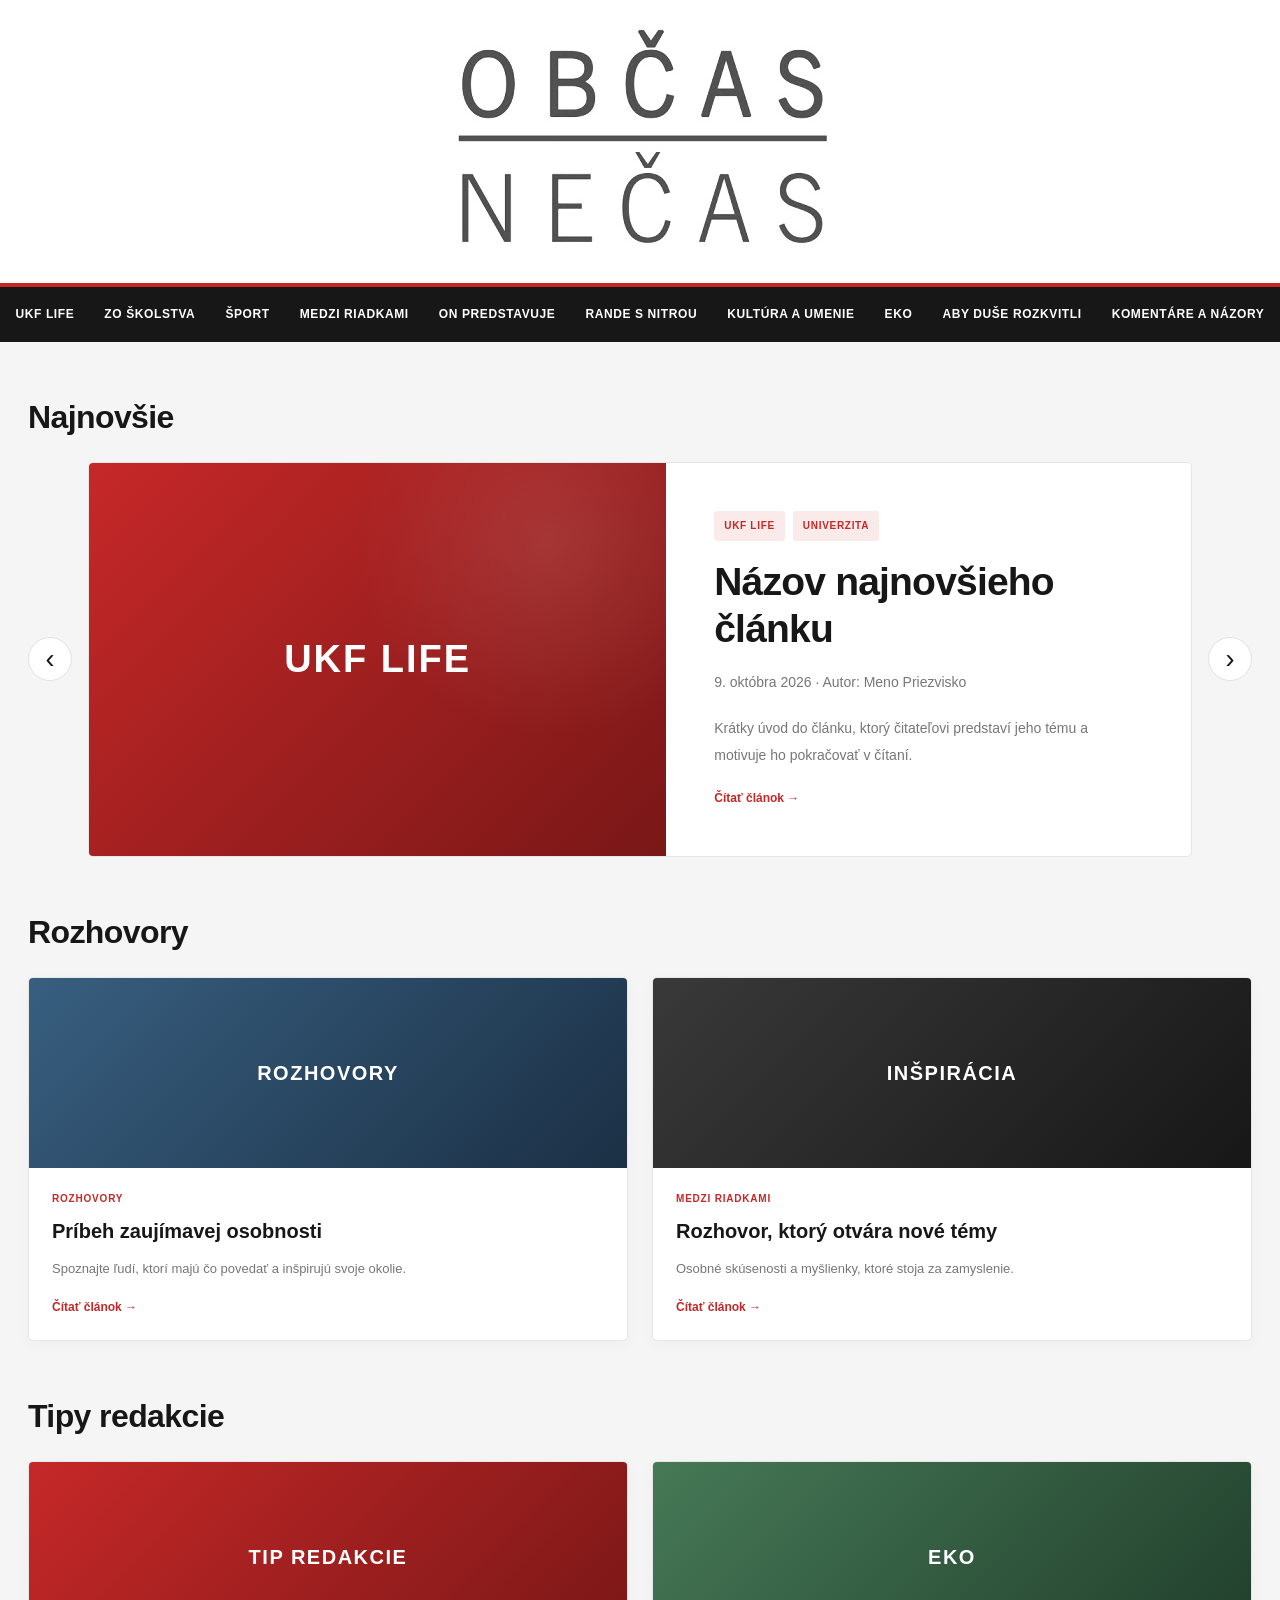
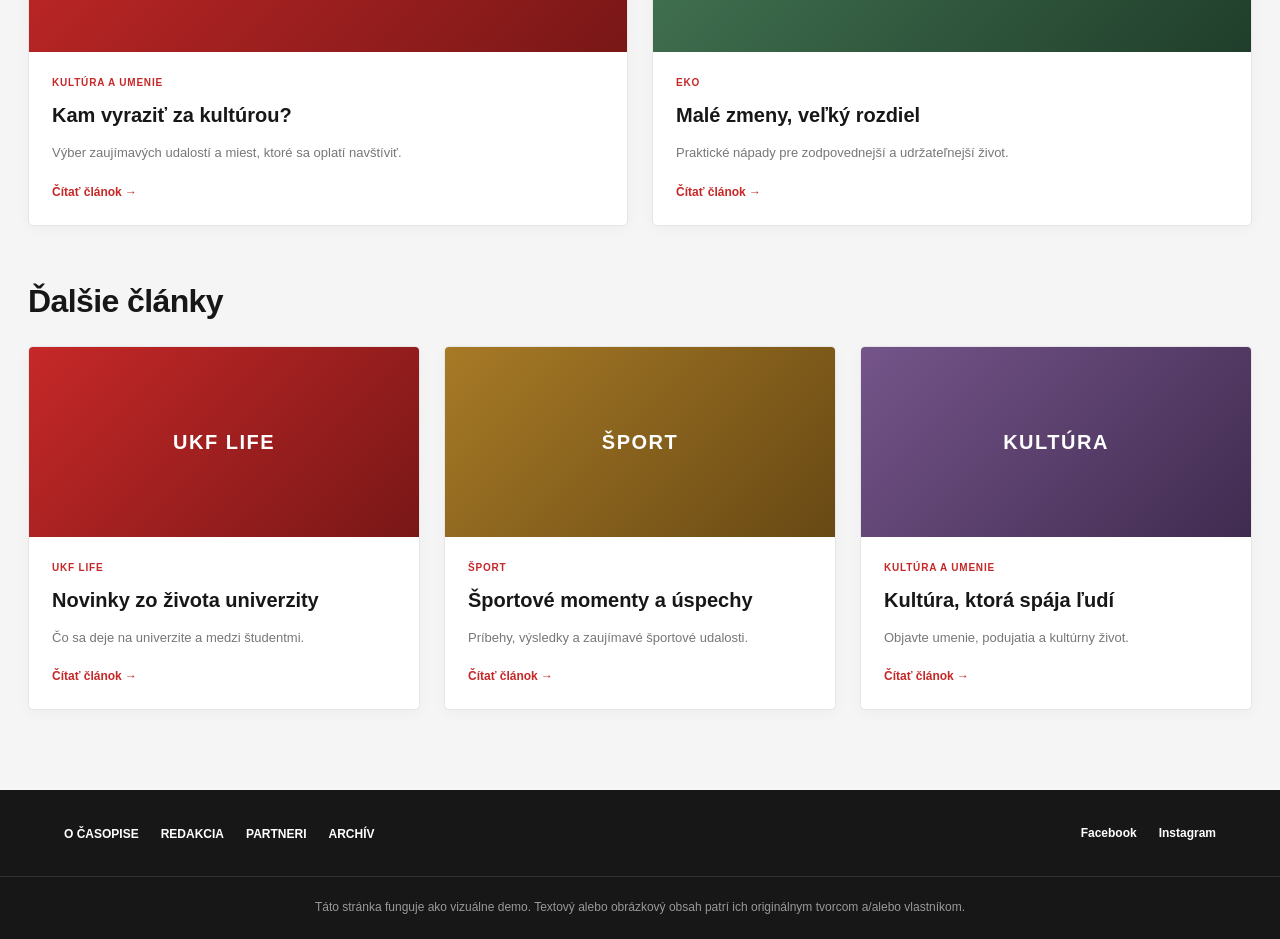
<file: index.html>
<!DOCTYPE html>
<html lang="sk">
<head>
    <meta charset="UTF-8">
    <meta name="viewport" content="width=device-width, initial-scale=1.0">
    <title>DEMOSTRÁNKA Občas Nečas</title>
    <link rel="stylesheet" href="assets/css/navigation.css">
    <link rel="stylesheet" href="assets/css/footer.css">
    <link rel="stylesheet" href="assets/css/index_style.css">
</head>
<body>
    <header class="site-header">
        <div class="logo-container">
            <a href="index.html" class="logo" aria-label="Domovská stránka">
                <img  src="assets/img/logo_link.jpg"/>
            </a>
        </div>

        <nav class="main-navigation" aria-label="Hlavná navigácia">

            <button
                class="menu-toggle"
                type="button"
                aria-label="Otvoriť navigáciu"
                aria-expanded="false"
                aria-controls="navigation-links">
                ☰
            </button>

            <ul class="navigation-links" id="navigation-links">
                <li>
                    <a href="podstranky/vyber_clankov.html">UKF LIFE</a>
                </li>
                <li>
                    <a href="podstranky/vyber_clankov.html">ZO ŠKOLSTVA</a>
                </li>
                <li>
                    <a href="podstranky/vyber_clankov.html">ŠPORT</a>
                </li>
                <li>
                    <a href="podstranky/vyber_clankov.html">MEDZI RIADKAMI</a>
                </li>
                <li>
                    <a href="podstranky/vyber_clankov.html">ON PREDSTAVUJE</a>
                </li>
                <li>
                    <a href="podstranky/vyber_clankov.html">RANDE S NITROU</a>
                </li>
                <li>
                    <a href="podstranky/vyber_clankov.html">KULTÚRA A UMENIE</a>
                </li>
                <li>
                    <a href="podstranky/vyber_clankov.html">EKO</a>
                </li>
                <li>
                    <a href="podstranky/vyber_clankov.html">ABY DUŠE ROZKVITLI</a>
                </li>
                <li>
                    <a href="podstranky/vyber_clankov.html">KOMENTÁRE A NÁZORY</a>
                </li>
            </ul>
        </nav>
    </header>

    <main class="homepage">

    <h2>Najnovšie</h2>

    <div class="latest-carousel">
        <button
            class="carousel-arrow"
            id="latest-prev"
            type="button"
            aria-label="Predchádzajúci článok">
            ‹
        </button>

        <div class="latest-track" id="latest-articles">

            <article class="latest-card">
                <div class="latest-image">
                    <span>UKF LIFE</span>
                </div>

                <div class="latest-content">
                    <div class="article-tags">
                        <span class="article-tag">UKF LIFE</span>
                        <span class="article-tag">Univerzita</span>
                    </div>

                    <h3>Názov najnovšieho článku</h3>

                    <p class="article-meta">
                        9. októbra 2026 · Autor: Meno Priezvisko
                    </p>

                    <p>
                        Krátky úvod do článku, ktorý čitateľovi
                        predstaví jeho tému a motivuje ho pokračovať
                        v čítaní.
                    </p>

                    <a href="podstranky/vyzor_clanku.html"
                       class="read-more">
                        Čítať článok →
                    </a>
                </div>
            </article>

            <article class="latest-card">
                <div class="latest-image image-blue">
                    <span>MEDZI RIADKAMI</span>
                </div>

                <div class="latest-content">
                    <div class="article-tags">
                        <span class="article-tag">Rozhovory</span>
                        <span class="article-tag">Príbehy</span>
                    </div>

                    <h3>Ďalší príbeh, ktorý stojí za prečítanie</h3>

                    <p class="article-meta">
                        5. októbra 2026 · Autor: Meno Priezvisko
                    </p>

                    <p>
                        Zaujímavý pohľad na ľudí, ich skúsenosti
                        a udalosti zo študentského života.
                    </p>

                    <a href="podstranky/vyzor_clanku.html"
                       class="read-more">
                        Čítať článok →
                    </a>
                </div>
            </article>

        </div>

        <button
            class="carousel-arrow"
            id="latest-next"
            type="button"
            aria-label="Nasledujúci článok">
            ›
        </button>
    </div>

    <h2>Rozhovory</h2>

    <div class="home-article-grid">
        <article class="home-article-card">
            <a href="podstranky/vyzor_clanku.html"
               class="home-article-link">
                <div class="home-article-image image-blue">
                    <span>ROZHOVORY</span>
                </div>

                <div class="home-article-content">
                    <span class="home-article-category">Rozhovory</span>
                    <h3>Príbeh zaujímavej osobnosti</h3>
                    <p>
                        Spoznajte ľudí, ktorí majú čo povedať
                        a inšpirujú svoje okolie.
                    </p>
                    <span class="read-more">Čítať článok →</span>
                </div>
            </a>
        </article>

        <article class="home-article-card">
            <a href="podstranky/vyzor_clanku.html"
               class="home-article-link">
                <div class="home-article-image image-dark">
                    <span>INŠPIRÁCIA</span>
                </div>

                <div class="home-article-content">
                    <span class="home-article-category">Medzi riadkami</span>
                    <h3>Rozhovor, ktorý otvára nové témy</h3>
                    <p>
                        Osobné skúsenosti a myšlienky,
                        ktoré stoja za zamyslenie.
                    </p>
                    <span class="read-more">Čítať článok →</span>
                </div>
            </a>
        </article>
    </div>

    <h2>Tipy redakcie</h2>

    <div class="home-article-grid">
        <article class="home-article-card">
            <a href="podstranky/vyzor_clanku.html"
               class="home-article-link">
                <div class="home-article-image image-red">
                    <span>TIP REDAKCIE</span>
                </div>

                <div class="home-article-content">
                    <span class="home-article-category">Kultúra a umenie</span>
                    <h3>Kam vyraziť za kultúrou?</h3>
                    <p>
                        Výber zaujímavých udalostí a miest,
                        ktoré sa oplatí navštíviť.
                    </p>
                    <span class="read-more">Čítať článok →</span>
                </div>
            </a>
        </article>

        <article class="home-article-card">
            <a href="podstranky/vyzor_clanku.html"
               class="home-article-link">
                <div class="home-article-image image-green">
                    <span>EKO</span>
                </div>

                <div class="home-article-content">
                    <span class="home-article-category">EKO</span>
                    <h3>Malé zmeny, veľký rozdiel</h3>
                    <p>
                        Praktické nápady pre zodpovednejší
                        a udržateľnejší život.
                    </p>
                    <span class="read-more">Čítať článok →</span>
                </div>
            </a>
        </article>
    </div>

    <h2>Ďalšie články</h2>

    <div class="home-article-grid three-columns">

        <article class="home-article-card">
            <a href="podstranky/vyzor_clanku.html"
               class="home-article-link">
                <div class="home-article-image">
                    <span>UKF LIFE</span>
                </div>
                <div class="home-article-content">
                    <span class="home-article-category">UKF LIFE</span>
                    <h3>Novinky zo života univerzity</h3>
                    <p>Čo sa deje na univerzite a medzi študentmi.</p>
                    <span class="read-more">Čítať článok →</span>
                </div>
            </a>
        </article>

        <article class="home-article-card">
            <a href="podstranky/vyzor_clanku.html"
               class="home-article-link">
                <div class="home-article-image image-gold">
                    <span>ŠPORT</span>
                </div>
                <div class="home-article-content">
                    <span class="home-article-category">Šport</span>
                    <h3>Športové momenty a úspechy</h3>
                    <p>Príbehy, výsledky a zaujímavé športové udalosti.</p>
                    <span class="read-more">Čítať článok →</span>
                </div>
            </a>
        </article>

        <article class="home-article-card">
            <a href="podstranky/vyzor_clanku.html"
               class="home-article-link">
                <div class="home-article-image image-purple">
                    <span>KULTÚRA</span>
                </div>
                <div class="home-article-content">
                    <span class="home-article-category">Kultúra a umenie</span>
                    <h3>Kultúra, ktorá spája ľudí</h3>
                    <p>Objavte umenie, podujatia a kultúrny život.</p>
                    <span class="read-more">Čítať článok →</span>
                </div>
            </a>
        </article>

    </div>

    <!-- Keep your existing Najčítanejšie section here. -->

</main>

    <footer class="site-footer">
    <div class="footer-content">

        <nav aria-label="Navigácia v pätičke">
            <ul class="footer-links">
                <li><a href="podstranky/o_casopise.html">O ČASOPISE</a></li>
                <li><a href="podstranky/redakcia.html">REDAKCIA</a></li>
                <li><a href="podstranky/partneri.html">PARTNERI</a></li>
                <li><a href="podstranky/archiv.html">ARCHÍV</a></li>
            </ul>
        </nav>

        <div class="footer-social">
            <a href="https://www.facebook.com/">Facebook</a>
            <a href="https://www.instagram.com/">Instagram</a>
        </div>

    </div>

    <div class="footer-bottom">
        <p>
            Táto stránka funguje ako vizuálne demo.
            Textový alebo obrázkový obsah patrí ich
            originálnym tvorcom a/alebo vlastníkom.
        </p>
    </div>
</footer>

    <script>
        const menuToggle = document.querySelector(".menu-toggle");
        const navigationLinks = document.querySelector(".navigation-links");

        menuToggle.addEventListener("click", () => {
            const isOpen = navigationLinks.classList.toggle("is-open");

            menuToggle.setAttribute("aria-expanded", isOpen);
            menuToggle.setAttribute(
                "aria-label",
                isOpen ? "Zatvoriť navigáciu" : "Otvoriť navigáciu"
            );

            menuToggle.textContent = isOpen ? "✕" : "☰";
        });

        const latestArticles = document.querySelector("#latest-articles");
        const previousButton = document.querySelector("#latest-prev");
        const nextButton = document.querySelector("#latest-next");

        if (latestArticles && previousButton && nextButton) {
            previousButton.addEventListener("click", () => {
            latestArticles.scrollBy({
                left: -latestArticles.clientWidth,
                behavior: "smooth"
            });
        });

        nextButton.addEventListener("click", () => {
            latestArticles.scrollBy({
                left: latestArticles.clientWidth,
                behavior: "smooth"
            });
        });
    }
    </script>
</body>
</html>
</file>
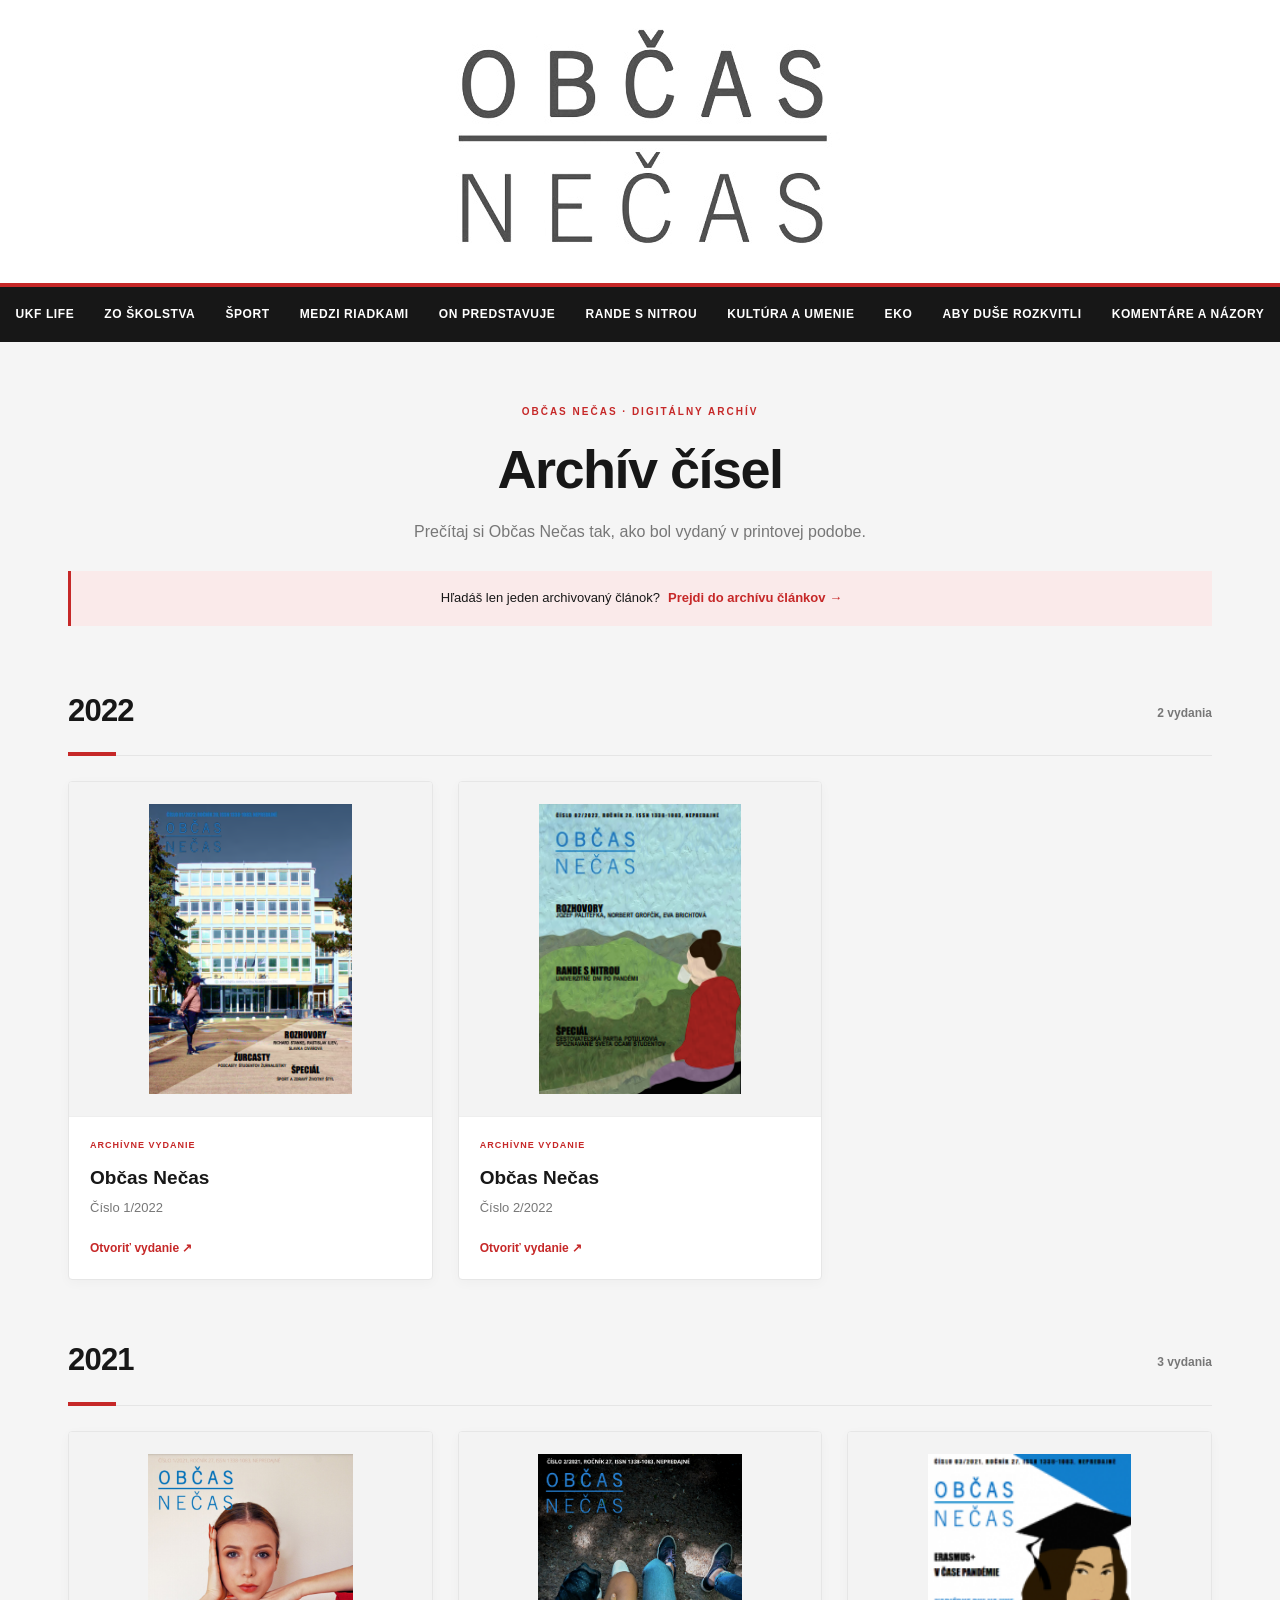
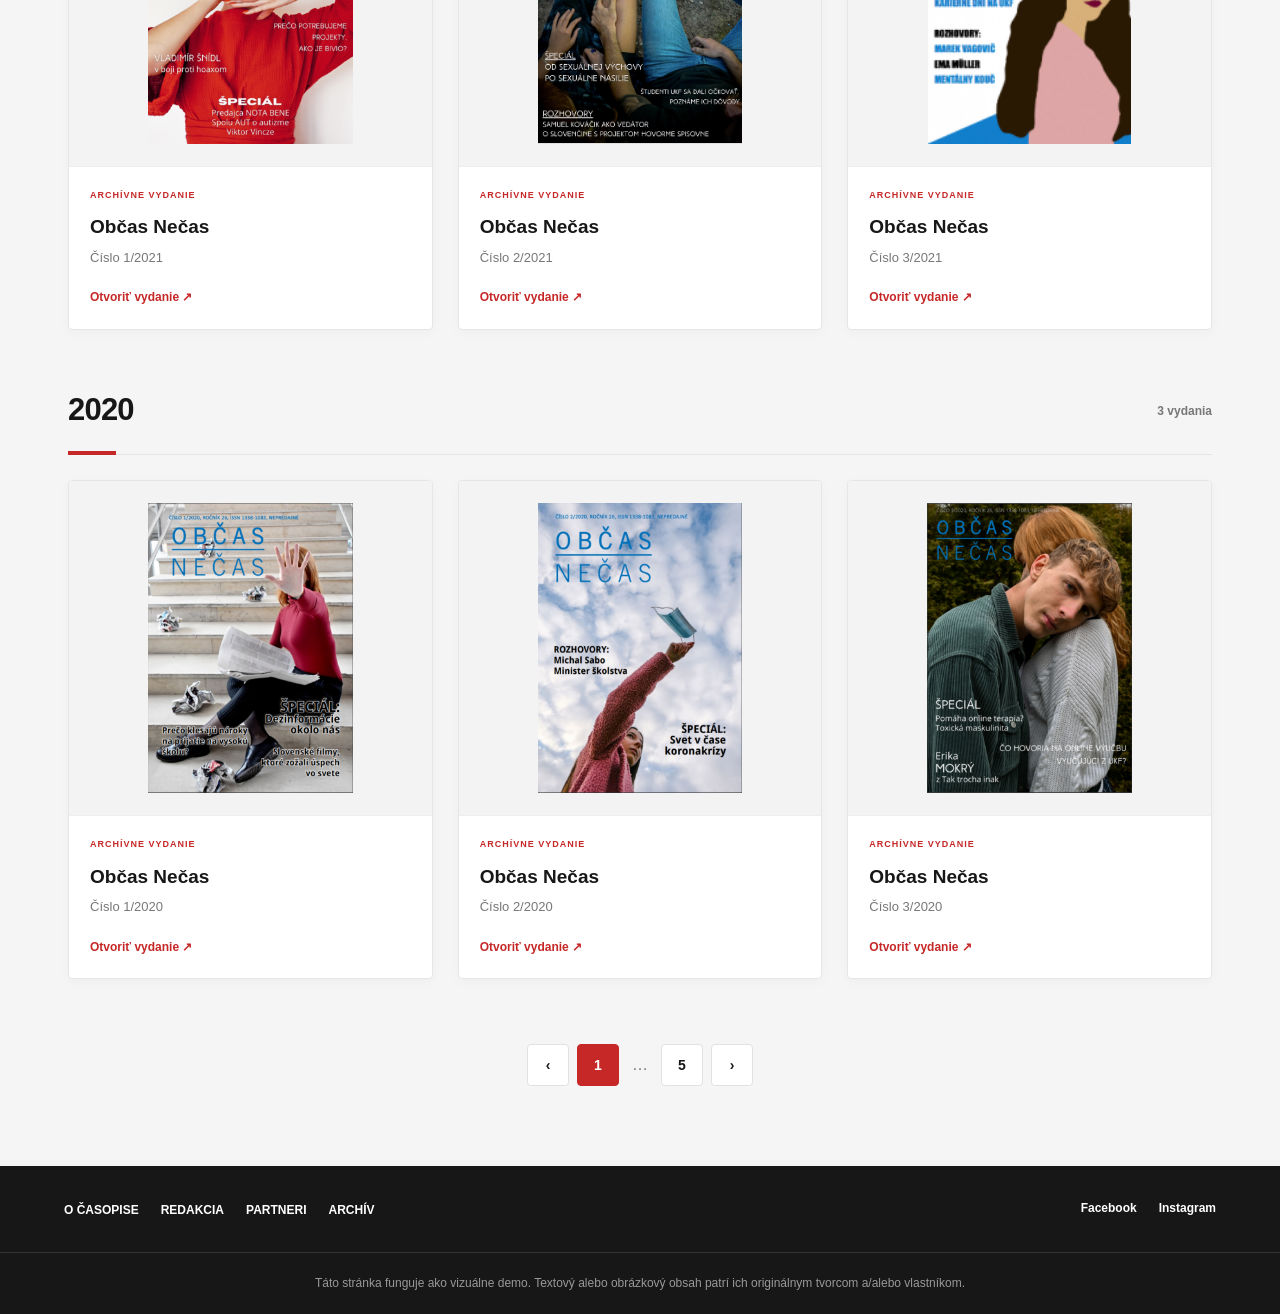
<file: podstranky/archiv.html>
<!DOCTYPE html>
<html lang="sk">
<head>
    <meta charset="UTF-8">
    <meta name="viewport" content="width=device-width, initial-scale=1.0">
    <title>Archív Vydania</title>
    <link rel="stylesheet" href="../assets/css/navigation.css">
    <link rel="stylesheet" href="../assets/css/footer.css" >
    <link rel="stylesheet" href="../assets/css/archive_style.css">
</head>
<body>
    <header class="site-header">
        <div class="logo-container">
            <a href="../index.html" class="logo" aria-label="Domovská stránka">
                <img  src="../assets/img/logo_link.jpg"/>
            </a>
        </div>

        <nav class="main-navigation" aria-label="Hlavná navigácia">

            <button
                class="menu-toggle"
                type="button"
                aria-label="Otvoriť navigáciu"
                aria-expanded="false"
                aria-controls="navigation-links">
                ☰
            </button>

            <ul class="navigation-links" id="navigation-links">
                <li>
                    <a href="vyber_clankov.html">UKF LIFE</a>
                </li>
                <li>
                    <a href="vyber_clankov.html">ZO ŠKOLSTVA</a>
                </li>
                <li>
                    <a href="vyber_clankov.html">ŠPORT</a>
                </li>
                <li>
                    <a href="vyber_clankov.html">MEDZI RIADKAMI</a>
                </li>
                <li>
                    <a href="vyber_clankov.html">ON PREDSTAVUJE</a>
                </li>
                <li>
                    <a href="vyber_clankov.html">RANDE S NITROU</a>
                </li>
                <li>
                    <a href="vyber_clankov.html">KULTÚRA A UMENIE</a>
                </li>
                <li>
                    <a href="vyber_clankov.html">EKO</a>
                </li>
                <li>
                    <a href="vyber_clankov.html">ABY DUŠE ROZKVITLI</a>
                </li>
                <li>
                    <a href="vyber_clankov.html">KOMENTÁRE A NÁZORY</a>
                </li>
            </ul>
        </nav>
    </header>

    <main class="issue-archive">

    <section class="archive-heading">
        <span class="archive-eyebrow">OBČAS NEČAS · DIGITÁLNY ARCHÍV</span>
        <h1>Archív čísel</h1>
        <p>
            Prečítaj si Občas Nečas tak, ako bol vydaný
            v printovej podobe.
        </p>

        <div class="archive-article-link">
            <span>Hľadáš len jeden archivovaný článok?</span>
            <a href="../podstranky/archiv_clankov.html">
                Prejdi do archívu článkov →
            </a>
        </div>
    </section>

    <section class="issue-year" aria-labelledby="year-2022">
        <div class="year-heading">
            <h2 id="year-2022">2022</h2>
            <span>2 vydania</span>
        </div>

        <div class="issue-grid">
            <article class="issue-card">
                <a href="../assets/img/img_vydania/1-2022.png"
                   target="_blank" rel="noopener noreferrer"
                   class="issue-link">
                    <div class="issue-cover">
                        <img src="../assets/img/img_vydania/1-2022.png"
                             alt="Obálka časopisu Občas Nečas, vydanie 1/2022">
                    </div>
                    <div class="issue-info">
                        <span class="issue-label">ARCHÍVNE VYDANIE</span>
                        <h3>Občas Nečas</h3>
                        <p>Číslo 1/2022</p>
                        <span class="issue-action">Otvoriť vydanie ↗</span>
                    </div>
                </a>
            </article>

            <article class="issue-card">
                <a href="../assets/img/img_vydania/2-2022.png"
                   target="_blank" rel="noopener noreferrer"
                   class="issue-link">
                    <div class="issue-cover">
                        <img src="../assets/img/img_vydania/2-2022.png"
                             alt="Obálka časopisu Občas Nečas, vydanie 2/2022">
                    </div>
                    <div class="issue-info">
                        <span class="issue-label">ARCHÍVNE VYDANIE</span>
                        <h3>Občas Nečas</h3>
                        <p>Číslo 2/2022</p>
                        <span class="issue-action">Otvoriť vydanie ↗</span>
                    </div>
                </a>
            </article>
        </div>
    </section>

    <section class="issue-year" aria-labelledby="year-2021">
        <div class="year-heading">
            <h2 id="year-2021">2021</h2>
            <span>3 vydania</span>
        </div>

        <div class="issue-grid">
            <article class="issue-card">
                <a href="../assets/img/img_vydania/1-2021.png"
                   target="_blank" rel="noopener noreferrer"
                   class="issue-link">
                    <div class="issue-cover">
                        <img src="../assets/img/img_vydania/1-2021.png"
                             alt="Obálka časopisu Občas Nečas, vydanie 1/2021">
                    </div>
                    <div class="issue-info">
                        <span class="issue-label">ARCHÍVNE VYDANIE</span>
                        <h3>Občas Nečas</h3>
                        <p>Číslo 1/2021</p>
                        <span class="issue-action">Otvoriť vydanie ↗</span>
                    </div>
                </a>
            </article>

            <article class="issue-card">
                <a href="../assets/img/img_vydania/2-2021.png"
                   target="_blank" rel="noopener noreferrer"
                   class="issue-link">
                    <div class="issue-cover">
                        <img src="../assets/img/img_vydania/2-2021.png"
                             alt="Obálka časopisu Občas Nečas, vydanie 2/2021">
                    </div>
                    <div class="issue-info">
                        <span class="issue-label">ARCHÍVNE VYDANIE</span>
                        <h3>Občas Nečas</h3>
                        <p>Číslo 2/2021</p>
                        <span class="issue-action">Otvoriť vydanie ↗</span>
                    </div>
                </a>
            </article>

            <article class="issue-card">
                <a href="../assets/img/img_vydania/3-2021.png"
                   target="_blank" rel="noopener noreferrer"
                   class="issue-link">
                    <div class="issue-cover">
                        <img src="../assets/img/img_vydania/3-2021.png"
                             alt="Obálka časopisu Občas Nečas, vydanie 3/2021">
                    </div>
                    <div class="issue-info">
                        <span class="issue-label">ARCHÍVNE VYDANIE</span>
                        <h3>Občas Nečas</h3>
                        <p>Číslo 3/2021</p>
                        <span class="issue-action">Otvoriť vydanie ↗</span>
                    </div>
                </a>
            </article>
        </div>
    </section>

    <section class="issue-year" aria-labelledby="year-2020">
        <div class="year-heading">
            <h2 id="year-2020">2020</h2>
            <span>3 vydania</span>
        </div>

        <div class="issue-grid">
            <article class="issue-card">
                <a href="../assets/img/img_vydania/1-2020.png"
                   target="_blank" rel="noopener noreferrer"
                   class="issue-link">
                    <div class="issue-cover">
                        <img src="../assets/img/img_vydania/1-2020.png"
                             alt="Obálka časopisu Občas Nečas, vydanie 1/2020">
                    </div>
                    <div class="issue-info">
                        <span class="issue-label">ARCHÍVNE VYDANIE</span>
                        <h3>Občas Nečas</h3>
                        <p>Číslo 1/2020</p>
                        <span class="issue-action">Otvoriť vydanie ↗</span>
                    </div>
                </a>
            </article>

            <article class="issue-card">
                <a href="../assets/img/img_vydania/2-2020.png"
                   target="_blank" rel="noopener noreferrer"
                   class="issue-link">
                    <div class="issue-cover">
                        <img src="../assets/img/img_vydania/2-2020.png"
                             alt="Obálka časopisu Občas Nečas, vydanie 2/2020">
                    </div>
                    <div class="issue-info">
                        <span class="issue-label">ARCHÍVNE VYDANIE</span>
                        <h3>Občas Nečas</h3>
                        <p>Číslo 2/2020</p>
                        <span class="issue-action">Otvoriť vydanie ↗</span>
                    </div>
                </a>
            </article>

            <article class="issue-card">
                <a href="../assets/img/img_vydania/3-2020.png"
                   target="_blank" rel="noopener noreferrer"
                   class="issue-link">
                    <div class="issue-cover">
                        <img src="../assets/img/img_vydania/3-2020.png"
                             alt="Obálka časopisu Občas Nečas, vydanie 3/2020">
                    </div>
                    <div class="issue-info">
                        <span class="issue-label">ARCHÍVNE VYDANIE</span>
                        <h3>Občas Nečas</h3>
                        <p>Číslo 3/2020</p>
                        <span class="issue-action">Otvoriť vydanie ↗</span>
                    </div>
                </a>
            </article>
        </div>
    </section>

    <nav class="archive-pagination" aria-label="Stránkovanie archívu">
        <a href="#" class="pagination-arrow"
           aria-label="Predchádzajúca stránka">‹</a>
        <a href="#" class="pagination-number active"
           aria-current="page">1</a>
        <span class="pagination-dots">…</span>
        <a href="#" class="pagination-number">5</a>
        <a href="#" class="pagination-arrow"
           aria-label="Nasledujúca stránka">›</a>
    </nav>

</main>

    <footer class="site-footer">
    <div class="footer-content">

        <nav aria-label="Navigácia v pätičke">
            <ul class="footer-links">
                <li><a href="o_casopise.html">O ČASOPISE</a></li>
                <li><a href="redakcia.html">REDAKCIA</a></li>
                <li><a href="partneri.html">PARTNERI</a></li>
                <li><a href="archiv.html">ARCHÍV</a></li>
            </ul>
        </nav>

        <div class="footer-social">
            <a href="https://www.facebook.com/">Facebook</a>
            <a href="https://www.instagram.com/">Instagram</a>
        </div>

    </div>

    <div class="footer-bottom">
        <p>
            Táto stránka funguje ako vizuálne demo.
            Textový alebo obrázkový obsah patrí ich
            originálnym tvorcom a/alebo vlastníkom.
        </p>
    </div>
</footer>

    <script>
        const menuToggle = document.querySelector(".menu-toggle");
        const navigationLinks = document.querySelector(".navigation-links");

        menuToggle.addEventListener("click", () => {
            const isOpen = navigationLinks.classList.toggle("is-open");

            menuToggle.setAttribute("aria-expanded", isOpen);
            menuToggle.setAttribute(
                "aria-label",
                isOpen ? "Zatvoriť navigáciu" : "Otvoriť navigáciu"
            );

            menuToggle.textContent = isOpen ? "✕" : "☰";
        });
    </script>    
</body>
</html>
</file>
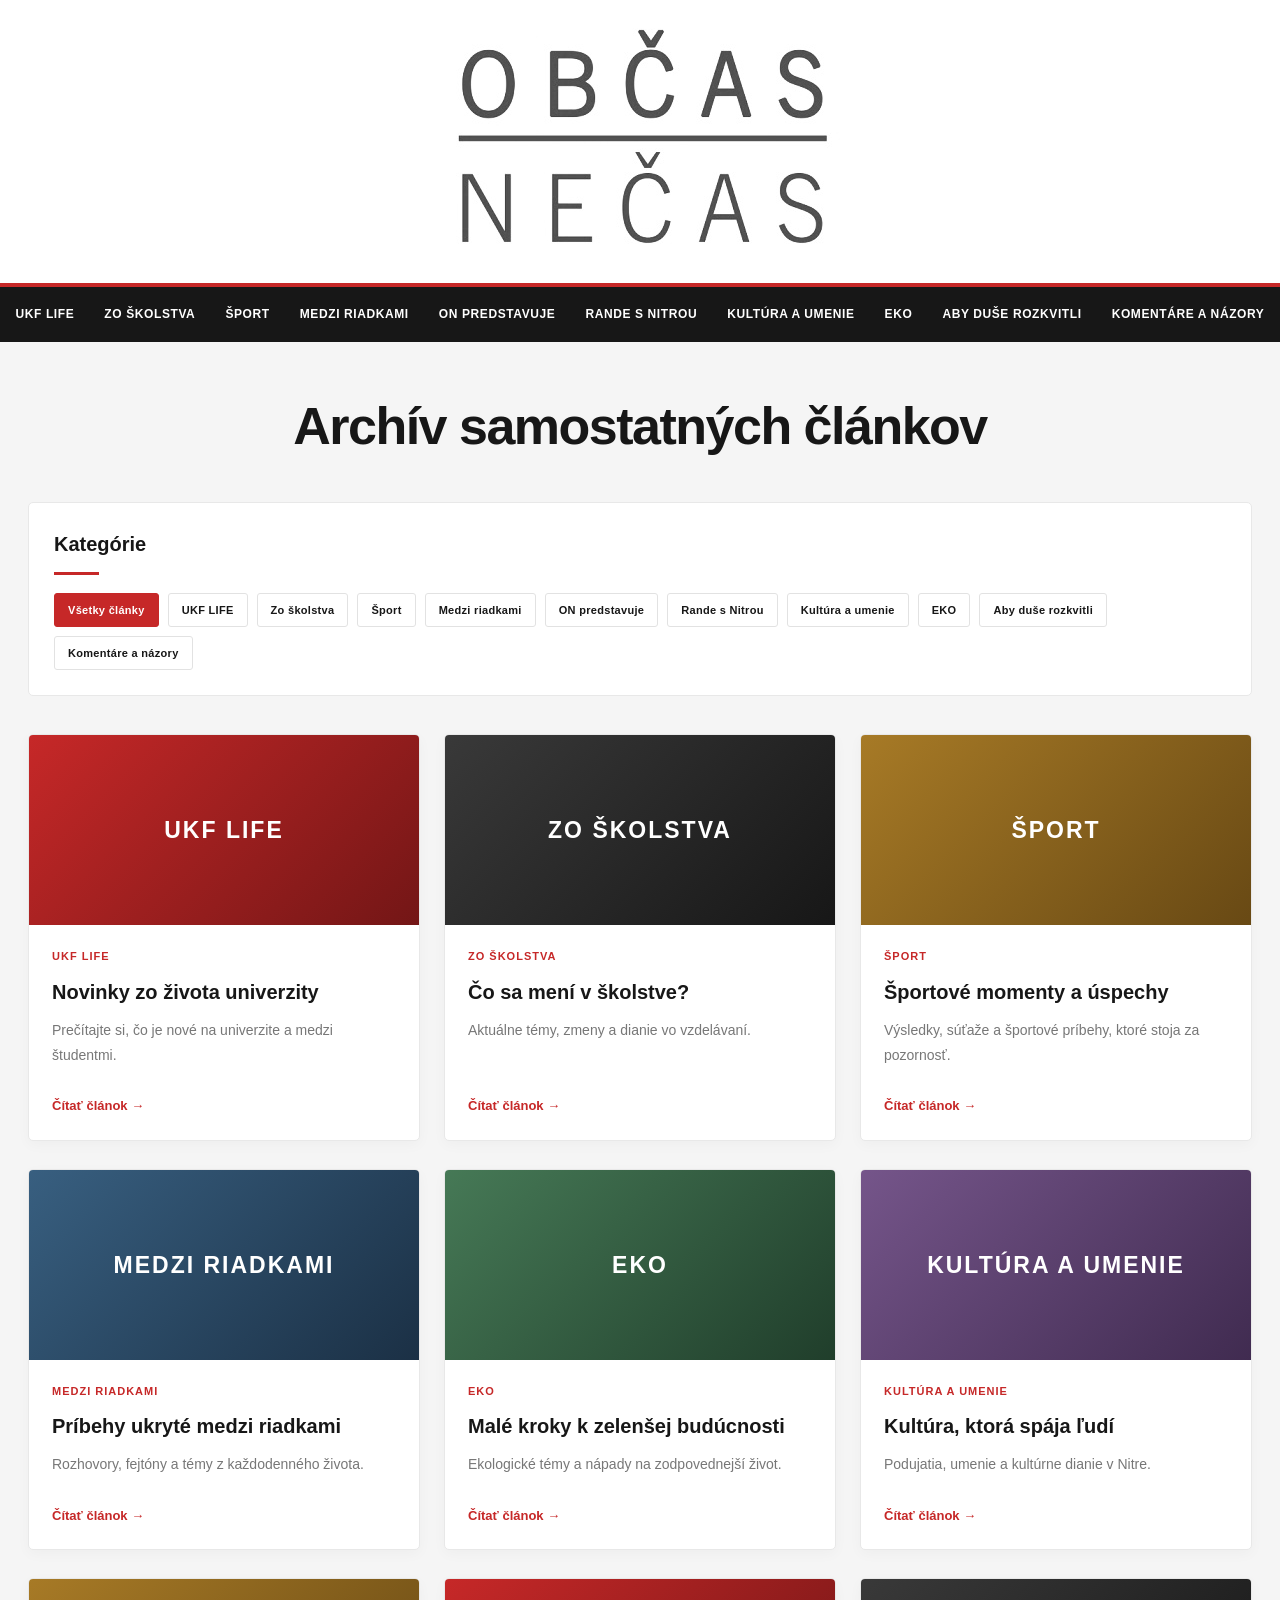
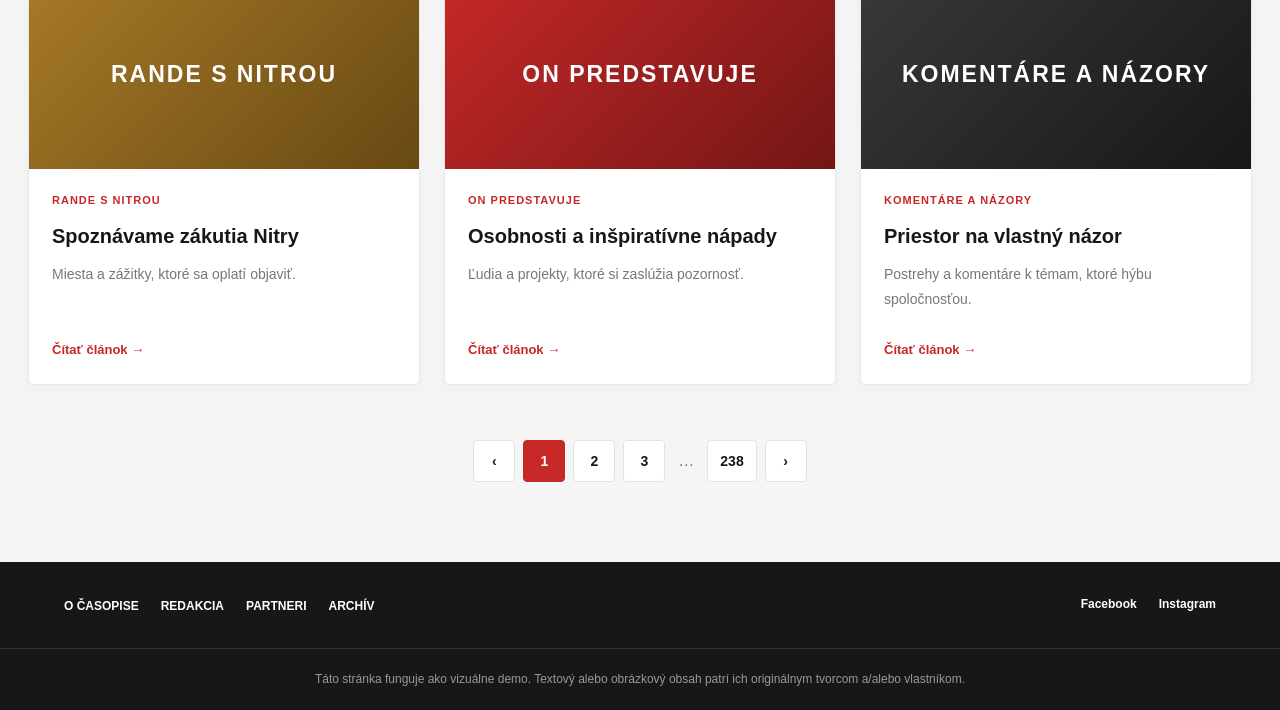
<file: podstranky/archiv_clankov.html>
<!DOCTYPE html>
<html lang="sk">
<head>
    <meta charset="UTF-8">
    <meta name="viewport" content="width=device-width, initial-scale=1.0">
    <title>Archív - Články - DEMO</title>
    <link rel="stylesheet" href="../assets/css/navigation.css">
    <link rel="stylesheet" href="../assets/css/footer.css">
    <link rel="stylesheet" href="../assets/css/arch_style__at_time.css">
</head>
<body>
    <header class="site-header">
        <div class="logo-container">
            <a href="../index.html" class="logo" aria-label="Domovská stránka">
                <img  src="../assets/img/logo_link.jpg"/>
            </a>
        </div>

        <nav class="main-navigation" aria-label="Hlavná navigácia">

            <button
                class="menu-toggle"
                type="button"
                aria-label="Otvoriť navigáciu"
                aria-expanded="false"
                aria-controls="navigation-links">
                ☰
            </button>

            <ul class="navigation-links" id="navigation-links">
                <li>
                    <a href="vyber_clankov.html">UKF LIFE</a>
                </li>
                <li>
                    <a href="vyber_clankov.html">ZO ŠKOLSTVA</a>
                </li>
                <li>
                    <a href="vyber_clankov.html">ŠPORT</a>
                </li>
                <li>
                    <a href="vyber_clankov.html">MEDZI RIADKAMI</a>
                </li>
                <li>
                    <a href="vyber_clankov.html">ON PREDSTAVUJE</a>
                </li>
                <li>
                    <a href="vyber_clankov.html">RANDE S NITROU</a>
                </li>
                <li>
                    <a href="vyber_clankov.html">KULTÚRA A UMENIE</a>
                </li>
                <li>
                    <a href="vyber_clankov.html">EKO</a>
                </li>
                <li>
                    <a href="vyber_clankov.html">ABY DUŠE ROZKVITLI</a>
                </li>
                <li>
                    <a href="vyber_clankov.html">KOMENTÁRE A NÁZORY</a>
                </li>
            </ul>
        </nav>
    </header>

    <main class="articles-page">

        <section class="articles-heading">
            <h1>Archív samostatných článkov</h1>
        </section>

        <section class="article-filters" aria-label="Filtrovanie článkov">
    <div class="filter-heading">
        <h2>Kategórie</h2>
        <span></span>
    </div>

    <div class="filter-list" role="group" aria-label="Vyberte kategóriu">
        <button class="filter-button active"
                type="button"
                data-category="all"
                aria-pressed="true">
            Všetky články
        </button>

        <button class="filter-button"
                type="button"
                data-category="UKF LIFE"
                aria-pressed="false">
            UKF LIFE
        </button>

        <button class="filter-button"
                type="button"
                data-category="ZO ŠKOLSTVA"
                aria-pressed="false">
            Zo školstva
        </button>

        <button class="filter-button"
                type="button"
                data-category="ŠPORT"
                aria-pressed="false">
            Šport
        </button>

        <button class="filter-button"
                type="button"
                data-category="MEDZI RIADKAMI"
                aria-pressed="false">
            Medzi riadkami
        </button>

        <button class="filter-button"
                type="button"
                data-category="ON PREDSTAVUJE"
                aria-pressed="false">
            ON predstavuje
        </button>

        <button class="filter-button"
                type="button"
                data-category="RANDE S NITROU"
                aria-pressed="false">
            Rande s Nitrou
        </button>

        <button class="filter-button"
                type="button"
                data-category="KULTÚRA A UMENIE"
                aria-pressed="false">
            Kultúra a umenie
        </button>

        <button class="filter-button"
                type="button"
                data-category="EKO"
                aria-pressed="false">
            EKO
        </button>

        <button class="filter-button"
                type="button"
                data-category="ABY DUŠE ROZKVITLI"
                aria-pressed="false">
            Aby duše rozkvitli
        </button>

        <button class="filter-button"
                type="button"
                data-category="KOMENTÁRE A NÁZORY"
                aria-pressed="false">
            Komentáre a názory
        </button>
    </div>
</section>

        <section class="articles-grid" aria-label="Zoznam článkov">

            <article class="article-card">
                <a class="article-link" href="vyzor_clanku.html">
                    <div class="article-placeholder placeholder-red">
                        <span>UKF LIFE</span>
                    </div>
                    <div class="article-info">
                        <span class="article-category">UKF LIFE</span>
                        <h2>Novinky zo života univerzity</h2>
                        <p>Prečítajte si, čo je nové na univerzite a medzi študentmi.</p>
                        <span class="read-more">Čítať článok →</span>
                    </div>
                </a>
            </article>

            <article class="article-card">
                <a class="article-link" href="vyzor_clanku.html">
                    <div class="article-placeholder placeholder-dark">
                        <span>ZO ŠKOLSTVA</span>
                    </div>
                    <div class="article-info">
                        <span class="article-category">ZO ŠKOLSTVA</span>
                        <h2>Čo sa mení v školstve?</h2>
                        <p>Aktuálne témy, zmeny a dianie vo vzdelávaní.</p>
                        <span class="read-more">Čítať článok →</span>
                    </div>
                </a>
            </article>

            <article class="article-card">
                <a class="article-link" href="vyzor_clanku.html">
                    <div class="article-placeholder placeholder-gold">
                        <span>ŠPORT</span>
                    </div>
                    <div class="article-info">
                        <span class="article-category">ŠPORT</span>
                        <h2>Športové momenty a úspechy</h2>
                        <p>Výsledky, súťaže a športové príbehy, ktoré stoja za pozornosť.</p>
                        <span class="read-more">Čítať článok →</span>
                    </div>
                </a>
            </article>

            <article class="article-card">
                <a class="article-link" href="vyzor_clanku.html">
                    <div class="article-placeholder placeholder-blue">
                        <span>MEDZI RIADKAMI</span>
                    </div>
                    <div class="article-info">
                        <span class="article-category">MEDZI RIADKAMI</span>
                        <h2>Príbehy ukryté medzi riadkami</h2>
                        <p>Rozhovory, fejtóny a témy z každodenného života.</p>
                        <span class="read-more">Čítať článok →</span>
                    </div>
                </a>
            </article>

            <article class="article-card">
                <a class="article-link" href="vyzor_clanku.html">
                    <div class="article-placeholder placeholder-green">
                        <span>EKO</span>
                    </div>
                    <div class="article-info">
                        <span class="article-category">EKO</span>
                        <h2>Malé kroky k zelenšej budúcnosti</h2>
                        <p>Ekologické témy a nápady na zodpovednejší život.</p>
                        <span class="read-more">Čítať článok →</span>
                    </div>
                </a>
            </article>

            <article class="article-card">
                <a class="article-link" href="vyzor_clanku.html">
                    <div class="article-placeholder placeholder-purple">
                        <span>KULTÚRA A UMENIE</span>
                    </div>
                    <div class="article-info">
                        <span class="article-category">KULTÚRA A UMENIE</span>
                        <h2>Kultúra, ktorá spája ľudí</h2>
                        <p>Podujatia, umenie a kultúrne dianie v Nitre.</p>
                        <span class="read-more">Čítať článok →</span>
                    </div>
                </a>
            </article>

            <article class="article-card">
                <a class="article-link" href="vyzor_clanku.html">
                    <div class="article-placeholder placeholder-gold">
                        <span>RANDE S NITROU</span>
                    </div>
                    <div class="article-info">
                        <span class="article-category">RANDE S NITROU</span>
                        <h2>Spoznávame zákutia Nitry</h2>
                        <p>Miesta a zážitky, ktoré sa oplatí objaviť.</p>
                        <span class="read-more">Čítať článok →</span>
                    </div>
                </a>
            </article>

            <article class="article-card">
                <a class="article-link" href="vyzor_clanku.html">
                    <div class="article-placeholder placeholder-red">
                        <span>ON PREDSTAVUJE</span>
                    </div>
                    <div class="article-info">
                        <span class="article-category">ON PREDSTAVUJE</span>
                        <h2>Osobnosti a inšpiratívne nápady</h2>
                        <p>Ľudia a projekty, ktoré si zaslúžia pozornosť.</p>
                        <span class="read-more">Čítať článok →</span>
                    </div>
                </a>
            </article>

            <article class="article-card">
                <a class="article-link" href="vyzor_clanku.html">
                    <div class="article-placeholder placeholder-dark">
                        <span>KOMENTÁRE A NÁZORY</span>
                    </div>
                    <div class="article-info">
                        <span class="article-category">KOMENTÁRE A NÁZORY</span>
                        <h2>Priestor na vlastný názor</h2>
                        <p>Postrehy a komentáre k témam, ktoré hýbu spoločnosťou.</p>
                        <span class="read-more">Čítať článok →</span>
                    </div>
                </a>
            </article>

        </section>

        <nav class="pagination" aria-label="Stránkovanie článkov">
            <a href="#" class="page-arrow" aria-label="Predchádzajúca stránka">‹</a>
            <a href="#" class="page-number active" aria-current="page">1</a>
            <a href="#" class="page-number">2</a>
            <a href="#" class="page-number">3</a>
            <span class="page-dots">…</span>
            <a href="#" class="page-number">238</a>
            <a href="#" class="page-arrow" aria-label="Nasledujúca stránka">›</a>
        </nav>

    </main>

    <footer class="site-footer">
    <div class="footer-content">

        <nav aria-label="Navigácia v pätičke">
            <ul class="footer-links">
                <li><a href="o_casopise.html">O ČASOPISE</a></li>
                <li><a href="redakcia.html">REDAKCIA</a></li>
                <li><a href="partneri.html">PARTNERI</a></li>
                <li><a href="archiv.html">ARCHÍV</a></li>
            </ul>
        </nav>

        <div class="footer-social">
            <a href="https://www.facebook.com/">Facebook</a>
            <a href="https://www.instagram.com/">Instagram</a>
        </div>

    </div>

    <div class="footer-bottom">
        <p>
            Táto stránka funguje ako vizuálne demo.
            Textový alebo obrázkový obsah patrí ich
            originálnym tvorcom a/alebo vlastníkom.
        </p>
    </div>
</footer>

    <script>
        const menuToggle = document.querySelector(".menu-toggle");
        const navigationLinks = document.querySelector(".navigation-links");

        menuToggle.addEventListener("click", () => {
            const isOpen = navigationLinks.classList.toggle("is-open");

            menuToggle.setAttribute("aria-expanded", isOpen);
            menuToggle.setAttribute(
                "aria-label",
                isOpen ? "Zatvoriť navigáciu" : "Otvoriť navigáciu"
            );

            menuToggle.textContent = isOpen ? "✕" : "☰";
        });
    </script>
    
</body>
</html>
</file>
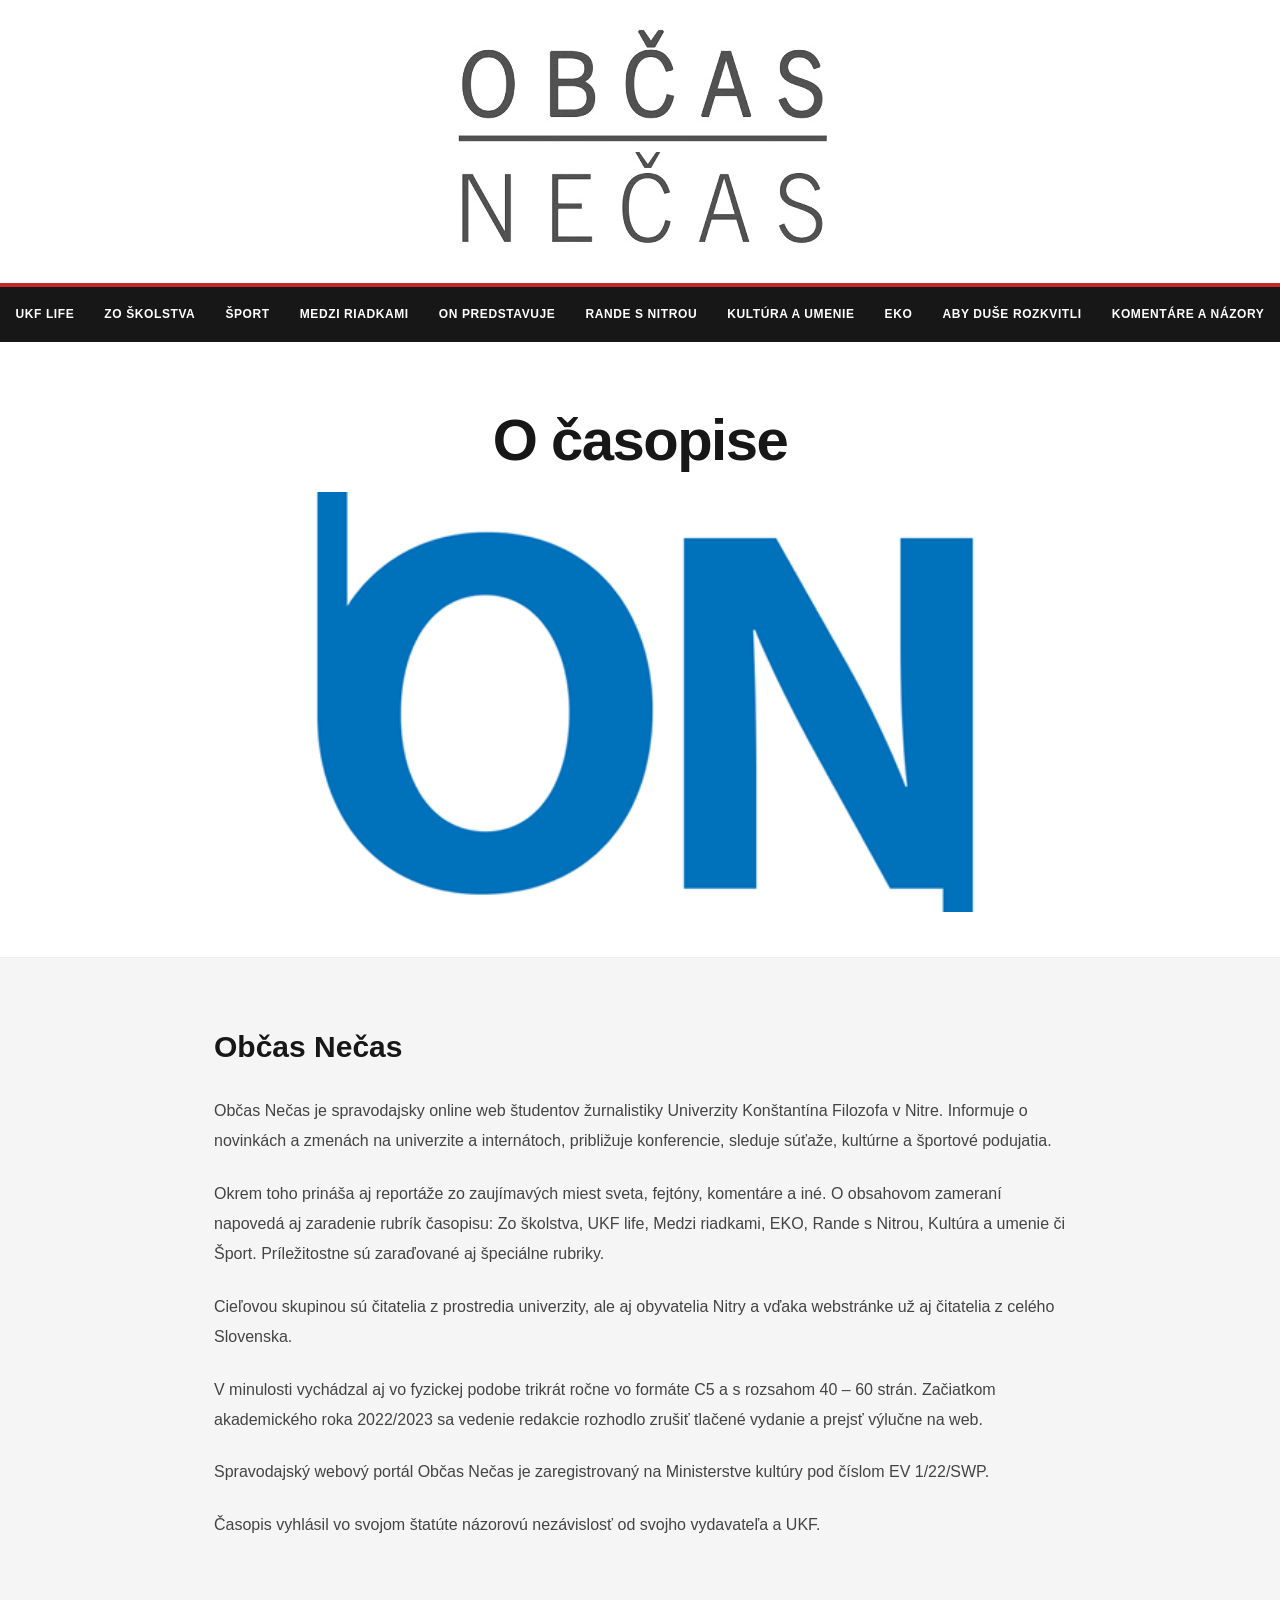
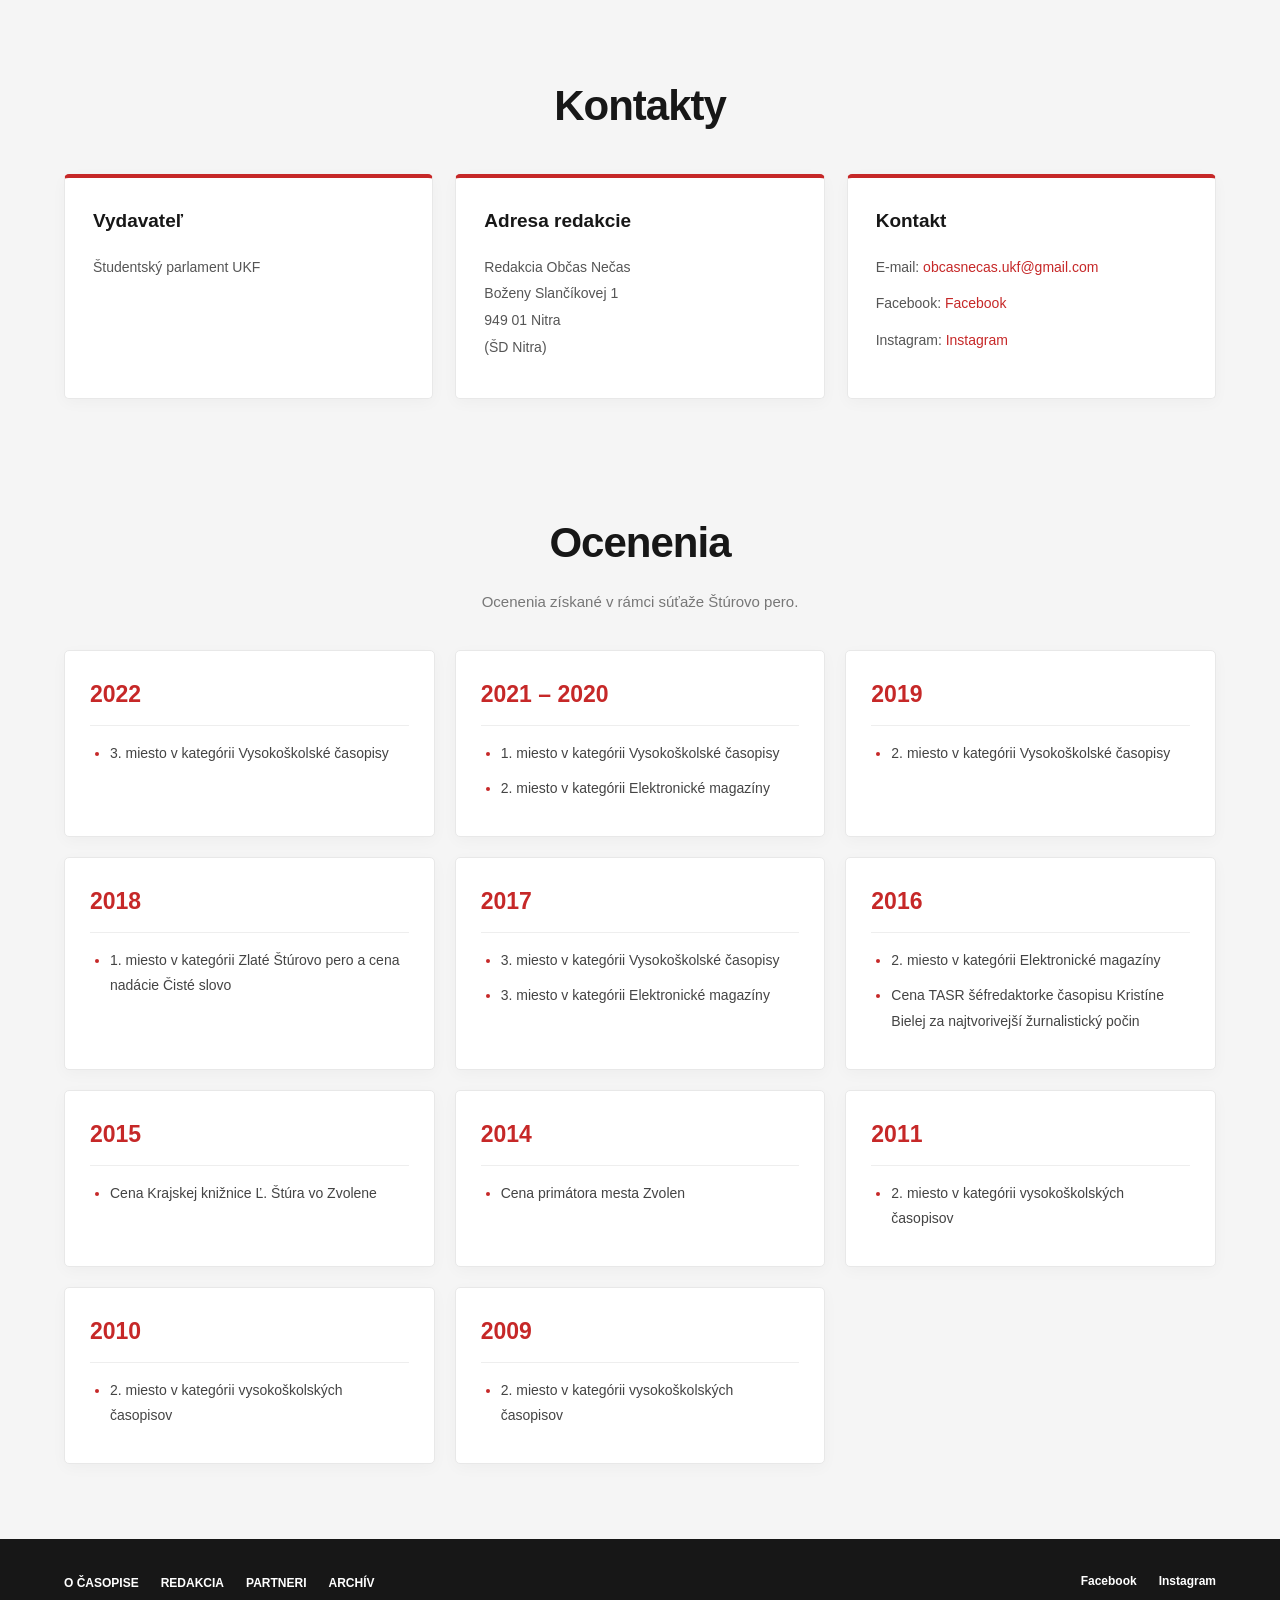
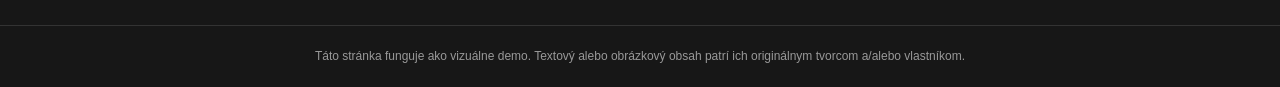
<file: podstranky/o_casopise.html>
<!DOCTYPE html>
<html lang="sk">
<head>
    <meta charset="UTF-8">
    <meta name="viewport" content="width=device-width, initial-scale=1.0">

    <title>O časopise | Občas Nečas</title>

    <link rel="stylesheet" href="../assets/css/navigation.css">
    <link rel="stylesheet" href="../assets/css/about.css">
    <link rel="stylesheet" href="../assets/css/footer.css">
</head>
<body>
    <header class="site-header">
        <div class="logo-container">
            <a href="../index.html" class="logo" aria-label="Domovská stránka">
                <img  src="../assets/img/logo_link.jpg"/>
            </a>
        </div>

        <nav class="main-navigation" aria-label="Hlavná navigácia">

            <button
                class="menu-toggle"
                type="button"
                aria-label="Otvoriť navigáciu"
                aria-expanded="false"
                aria-controls="navigation-links">
                ☰
            </button>

            <ul class="navigation-links" id="navigation-links">
                <li>
                    <a href="vyber_clankov.html">UKF LIFE</a>
                </li>
                <li>
                    <a href="vyber_clankov.html">ZO ŠKOLSTVA</a>
                </li>
                <li>
                    <a href="vyber_clankov.html">ŠPORT</a>
                </li>
                <li>
                    <a href="vyber_clankov.html">MEDZI RIADKAMI</a>
                </li>
                <li>
                    <a href="vyber_clankov.html">ON PREDSTAVUJE</a>
                </li>
                <li>
                    <a href="vyber_clankov.html">RANDE S NITROU</a>
                </li>
                <li>
                    <a href="vyber_clankov.html">KULTÚRA A UMENIE</a>
                </li>
                <li>
                    <a href="vyber_clankov.html">EKO</a>
                </li>
                <li>
                    <a href="vyber_clankov.html">ABY DUŠE ROZKVITLI</a>
                </li>
                <li>
                    <a href="vyber_clankov.html">KOMENTÁRE A NÁZORY</a>
                </li>
            </ul>
        </nav>
    </header>

    <main class="about-page">
        <section class="about-hero">
            <h1>O časopise</h1>

            <img class="about-image"
                 src="../assets/img/logo_redakcia.png"
                 alt="Redakcia časopisu Občas Nečas">
        </section>

        <section class="about-content">
            <div class="article-text">
                <h2>Občas Nečas</h2>

                <p>
                    Občas Nečas je spravodajsky online web študentov
                    žurnalistiky Univerzity Konštantína Filozofa v Nitre.
                    Informuje o novinkách a zmenách na univerzite
                    a internátoch, približuje konferencie, sleduje súťaže,
                    kultúrne a športové podujatia.
                </p>

                <p>
                    Okrem toho prináša aj reportáže zo zaujímavých miest
                    sveta, fejtóny, komentáre a iné. O obsahovom zameraní
                    napovedá aj zaradenie rubrík časopisu: Zo školstva,
                    UKF life, Medzi riadkami, EKO, Rande s Nitrou,
                    Kultúra a umenie či Šport. Príležitostne sú
                    zaraďované aj špeciálne rubriky.
                </p>

                <p>
                    Cieľovou skupinou sú čitatelia z prostredia univerzity,
                    ale aj obyvatelia Nitry a vďaka webstránke už aj
                    čitatelia z celého Slovenska.
                </p>

                <p>
                    V minulosti vychádzal aj vo fyzickej podobe trikrát
                    ročne vo formáte C5 a s rozsahom 40 – 60 strán.
                    Začiatkom akademického roka 2022/2023 sa vedenie
                    redakcie rozhodlo zrušiť tlačené vydanie a prejsť
                    výlučne na web.
                </p>

                <p>
                    Spravodajský webový portál Občas Nečas je
                    zaregistrovaný na Ministerstve kultúry pod číslom
                    EV 1/22/SWP.
                </p>

                <p>
                    Časopis vyhlásil vo svojom štatúte názorovú
                    nezávislosť od svojho vydavateľa a UKF.
                </p>
            </div>
        </section>

        <section class="contact-section">
            <div class="section-title">
                <h2>Kontakty</h2>
            </div>

            <div class="contact-grid">

                <article class="info-card">
                    <h3>Vydavateľ</h3>
                    <p>Študentský parlament UKF</p>
                </article>

                <article class="info-card">
                    <h3>Adresa redakcie</h3>
                    <address>
                        Redakcia Občas Nečas<br>
                        Boženy Slančíkovej 1<br>
                        949 01 Nitra<br>
                        (ŠD Nitra)
                    </address>
                </article>

                <article class="info-card">
                    <h3>Kontakt</h3>
                    <p>
                        E-mail:
                        <a href="mailto:obcasnecas.ukf@gmail.com">
                            obcasnecas.ukf@gmail.com
                        </a>
                    </p>

                    <p>
                        Facebook:
                        <a href="https://www.facebook.com/">
                            Facebook
                        </a>
                    </p>

                    <p>
                        Instagram:
                        <a href="https://www.instagram.com/">
                            Instagram
                        </a>
                    </p>
                </article>

            </div>
        </section>

        <section class="awards-section">
            <div class="section-title">
                <h2>Ocenenia</h2>
                <p>
                    Ocenenia získané v rámci súťaže Štúrovo pero.
                </p>
            </div>

            <div class="awards-list">

                <article class="award-card">
                    <h3>2022</h3>
                    <ul>
                        <li>3. miesto v kategórii Vysokoškolské časopisy</li>
                    </ul>
                </article>

                <article class="award-card">
                    <h3>2021 – 2020</h3>
                    <ul>
                        <li>1. miesto v kategórii Vysokoškolské časopisy</li>
                        <li>2. miesto v kategórii Elektronické magazíny</li>
                    </ul>
                </article>

                <article class="award-card">
                    <h3>2019</h3>
                    <ul>
                        <li>2. miesto v kategórii Vysokoškolské časopisy</li>
                    </ul>
                </article>

                <article class="award-card">
                    <h3>2018</h3>
                    <ul>
                        <li>
                            1. miesto v kategórii Zlaté Štúrovo pero
                            a cena nadácie Čisté slovo
                        </li>
                    </ul>
                </article>

                <article class="award-card">
                    <h3>2017</h3>
                    <ul>
                        <li>3. miesto v kategórii Vysokoškolské časopisy</li>
                        <li>3. miesto v kategórii Elektronické magazíny</li>
                    </ul>
                </article>

                <article class="award-card">
                    <h3>2016</h3>
                    <ul>
                        <li>2. miesto v kategórii Elektronické magazíny</li>
                        <li>
                            Cena TASR šéfredaktorke časopisu Kristíne Bielej
                            za najtvorivejší žurnalistický počin
                        </li>
                    </ul>
                </article>

                <article class="award-card">
                    <h3>2015</h3>
                    <ul>
                        <li>Cena Krajskej knižnice Ľ. Štúra vo Zvolene</li>
                    </ul>
                </article>

                <article class="award-card">
                    <h3>2014</h3>
                    <ul>
                        <li>Cena primátora mesta Zvolen</li>
                    </ul>
                </article>

                <article class="award-card">
                    <h3>2011</h3>
                    <ul>
                        <li>2. miesto v kategórii vysokoškolských časopisov</li>
                    </ul>
                </article>

                <article class="award-card">
                    <h3>2010</h3>
                    <ul>
                        <li>2. miesto v kategórii vysokoškolských časopisov</li>
                    </ul>
                </article>

                <article class="award-card">
                    <h3>2009</h3>
                    <ul>
                        <li>2. miesto v kategórii vysokoškolských časopisov</li>
                    </ul>
                </article>

            </div>
        </section>

    </main>

    <footer class="site-footer">
    <div class="footer-content">

        <nav aria-label="Navigácia v pätičke">
            <ul class="footer-links">
                <li><a href="o_casopise.html">O ČASOPISE</a></li>
                <li><a href="redakcia.html">REDAKCIA</a></li>
                <li><a href="partneri.html">PARTNERI</a></li>
                <li><a href="archiv.html">ARCHÍV</a></li>
            </ul>
        </nav>

        <div class="footer-social">
            <a href="https://www.facebook.com/">Facebook</a>
            <a href="https://www.instagram.com/">Instagram</a>
        </div>

    </div>

    <div class="footer-bottom">
        <p>
            Táto stránka funguje ako vizuálne demo.
            Textový alebo obrázkový obsah patrí ich
            originálnym tvorcom a/alebo vlastníkom.
        </p>
    </div>
</footer>

    <script>
        const menuToggle = document.querySelector(".menu-toggle");
        const navigationLinks = document.querySelector(".navigation-links");

        menuToggle.addEventListener("click", () => {
            const isOpen = navigationLinks.classList.toggle("is-open");

            menuToggle.setAttribute("aria-expanded", isOpen);
            menuToggle.setAttribute(
                "aria-label",
                isOpen ? "Zatvoriť navigáciu" : "Otvoriť navigáciu"
            );

            menuToggle.textContent = isOpen ? "✕" : "☰";
        });
    </script>

</body>
</html>
</file>
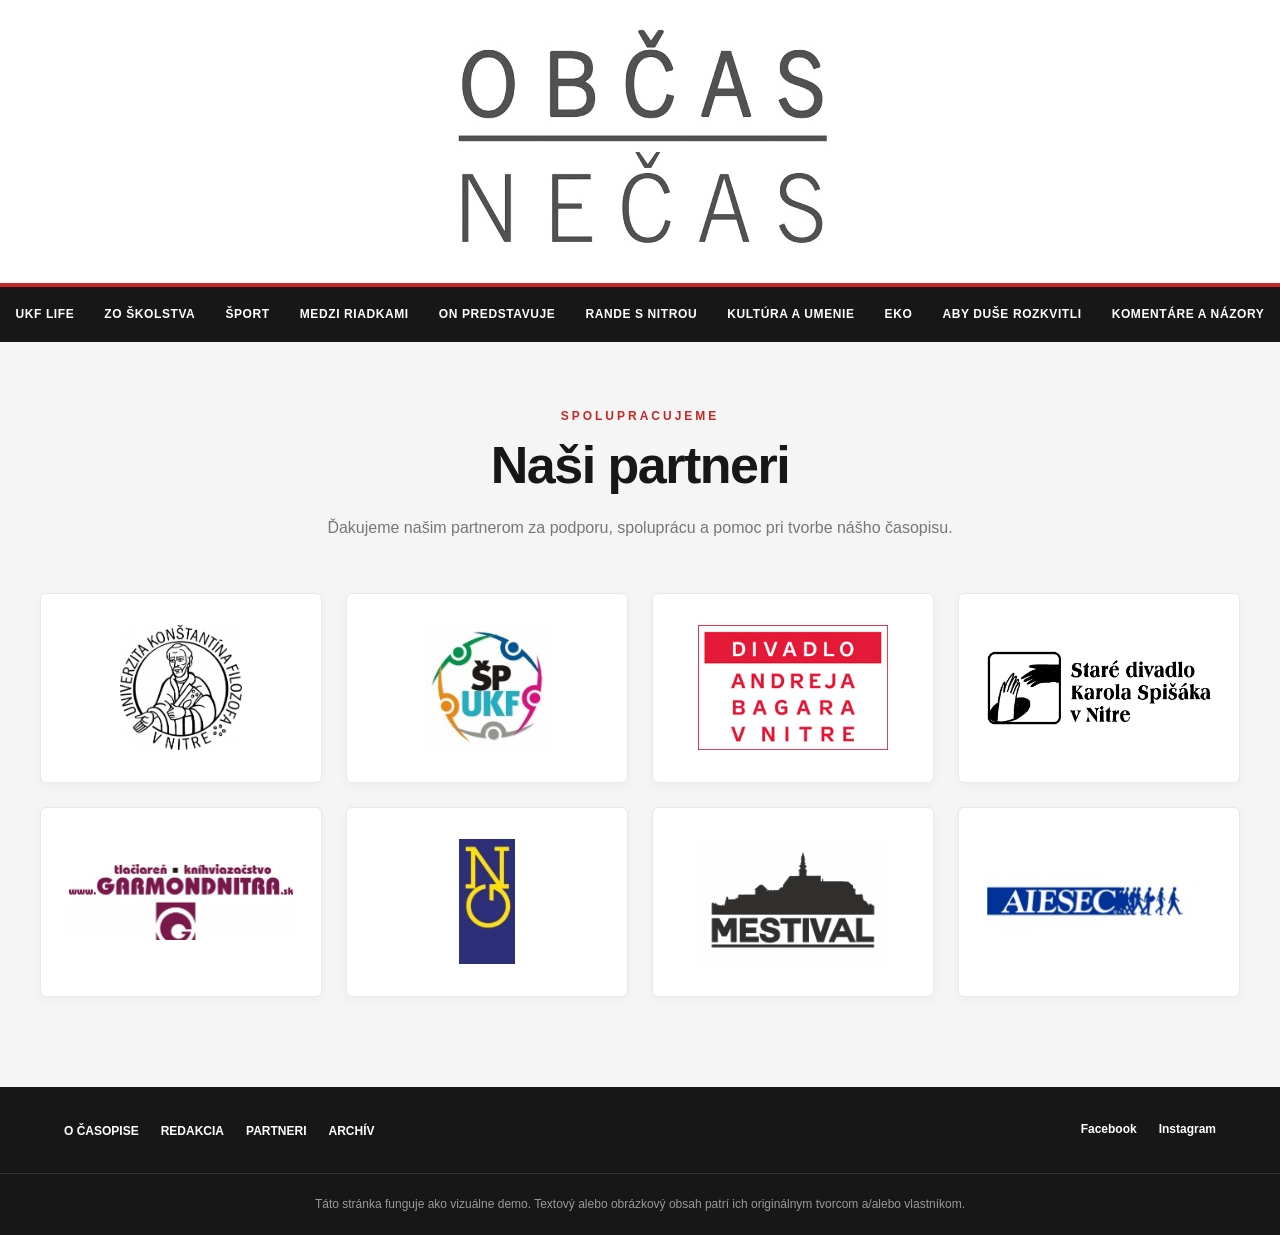
<file: podstranky/partneri.html>
<!DOCTYPE html>
<html lang="en">
<head>
    <meta charset="UTF-8">
    <meta name="viewport" content="width=device-width, initial-scale=1.0">
    <title>Partneri</title>
    <link rel="stylesheet" href="../assets/css/navigation.css">
    <link rel="stylesheet" href="../assets/css/footer.css">
    <link rel="stylesheet" href="../assets/css/partners.css">
</head>
<body>
    <header class="site-header">
        <div class="logo-container">
            <a href="../index.html" class="logo" aria-label="Domovská stránka">
                <img  src="../assets/img/logo_link.jpg"/>
            </a>
        </div>

        <nav class="main-navigation" aria-label="Hlavná navigácia">

            <button
                class="menu-toggle"
                type="button"
                aria-label="Otvoriť navigáciu"
                aria-expanded="false"
                aria-controls="navigation-links">
                ☰
            </button>

            <ul class="navigation-links" id="navigation-links">
                <li>
                    <a href="vyber_clankov.html">UKF LIFE</a>
                </li>
                <li>
                    <a href="vyber_clankov.html">ZO ŠKOLSTVA</a>
                </li>
                <li>
                    <a href="vyber_clankov.html">ŠPORT</a>
                </li>
                <li>
                    <a href="vyber_clankov.html">MEDZI RIADKAMI</a>
                </li>
                <li>
                    <a href="vyber_clankov.html">ON PREDSTAVUJE</a>
                </li>
                <li>
                    <a href="vyber_clankov.html">RANDE S NITROU</a>
                </li>
                <li>
                    <a href="vyber_clankov.html">KULTÚRA A UMENIE</a>
                </li>
                <li>
                    <a href="vyber_clankov.html">EKO</a>
                </li>
                <li>
                    <a href="vyber_clankov.html">ABY DUŠE ROZKVITLI</a>
                </li>
                <li>
                    <a href="vyber_clankov.html">KOMENTÁRE A NÁZORY</a>
                </li>
            </ul>
        </nav>
    </header>


    <main class="partners-page">

    <section class="partners-section">
        <div class="section-heading">
            <span class="eyebrow">SPOLUPRACUJEME</span>
            <h1>Naši partneri</h1>
            <p>
                Ďakujeme našim partnerom za podporu,
                spoluprácu a pomoc pri tvorbe nášho časopisu.
            </p>
        </div>

        <div class="partners-grid">

            <a class="partner-card" href="https://www.ukf.sk/"
               target="_blank" rel="noopener noreferrer">
                <img src="../assets/img/ukf.jpg" alt="Univerzita Konštantína Filozofa">
            </a>

            <a class="partner-card" href="https://www.ukf.sk/"
               target="_blank" rel="noopener noreferrer">
                <img src="../assets/img/sp_ukf.jpg" alt="Študentský parlament UKF">
            </a>

            <a class="partner-card" href="https://www.ukf.sk/"
               target="_blank" rel="noopener noreferrer">
                <img src="../assets/img/divadlo.jpg" alt="Divadlo">
            </a>

            <a class="partner-card" href="https://www.ukf.sk/"
               target="_blank" rel="noopener noreferrer">
                <img src="../assets/img/logo_sdks.jpg" alt="Partner SDKS">
            </a>

            <a class="partner-card" href="https://www.ukf.sk/"
               target="_blank" rel="noopener noreferrer">
                <img src="../assets/img/logo_garmondnitra.jpg" alt="Garmond Nitra">
            </a>

            <a class="partner-card" href="https://www.ukf.sk/"
               target="_blank" rel="noopener noreferrer">
                <img src="../assets/img/logo-ng.jpg" alt="Partner NG">
            </a>

            <a class="partner-card" href="https://www.ukf.sk/"
               target="_blank" rel="noopener noreferrer">
                <img src="../assets/img/Mestival_Nitra_logo.png" alt="Mestival Nitra">
            </a>

            <a class="partner-card" href="https://www.ukf.sk/"
               target="_blank" rel="noopener noreferrer">
                <img src="../assets/img/AIESEC_logo.jpg" alt="AIESEC">
            </a>

        </div>
    </section>

</main>

    <footer class="site-footer">
    <div class="footer-content">

        <nav aria-label="Navigácia v pätičke">
            <ul class="footer-links">
                <li><a href="o_casopise.html">O ČASOPISE</a></li>
                <li><a href="redakcia.html">REDAKCIA</a></li>
                <li><a href="partneri.html">PARTNERI</a></li>
                <li><a href="archiv.html">ARCHÍV</a></li>
            </ul>
        </nav>

        <div class="footer-social">
            <a href="https://www.facebook.com/">Facebook</a>
            <a href="https://www.instagram.com/">Instagram</a>
        </div>

    </div>

    <div class="footer-bottom">
        <p>
            Táto stránka funguje ako vizuálne demo.
            Textový alebo obrázkový obsah patrí ich
            originálnym tvorcom a/alebo vlastníkom.
        </p>
    </div>
</footer>

    <script>
        const menuToggle = document.querySelector(".menu-toggle");
        const navigationLinks = document.querySelector(".navigation-links");

        menuToggle.addEventListener("click", () => {
            const isOpen = navigationLinks.classList.toggle("is-open");

            menuToggle.setAttribute("aria-expanded", isOpen);
            menuToggle.setAttribute(
                "aria-label",
                isOpen ? "Zatvoriť navigáciu" : "Otvoriť navigáciu"
            );

            menuToggle.textContent = isOpen ? "✕" : "☰";
        });
    </script>
</body>
</html>
</file>
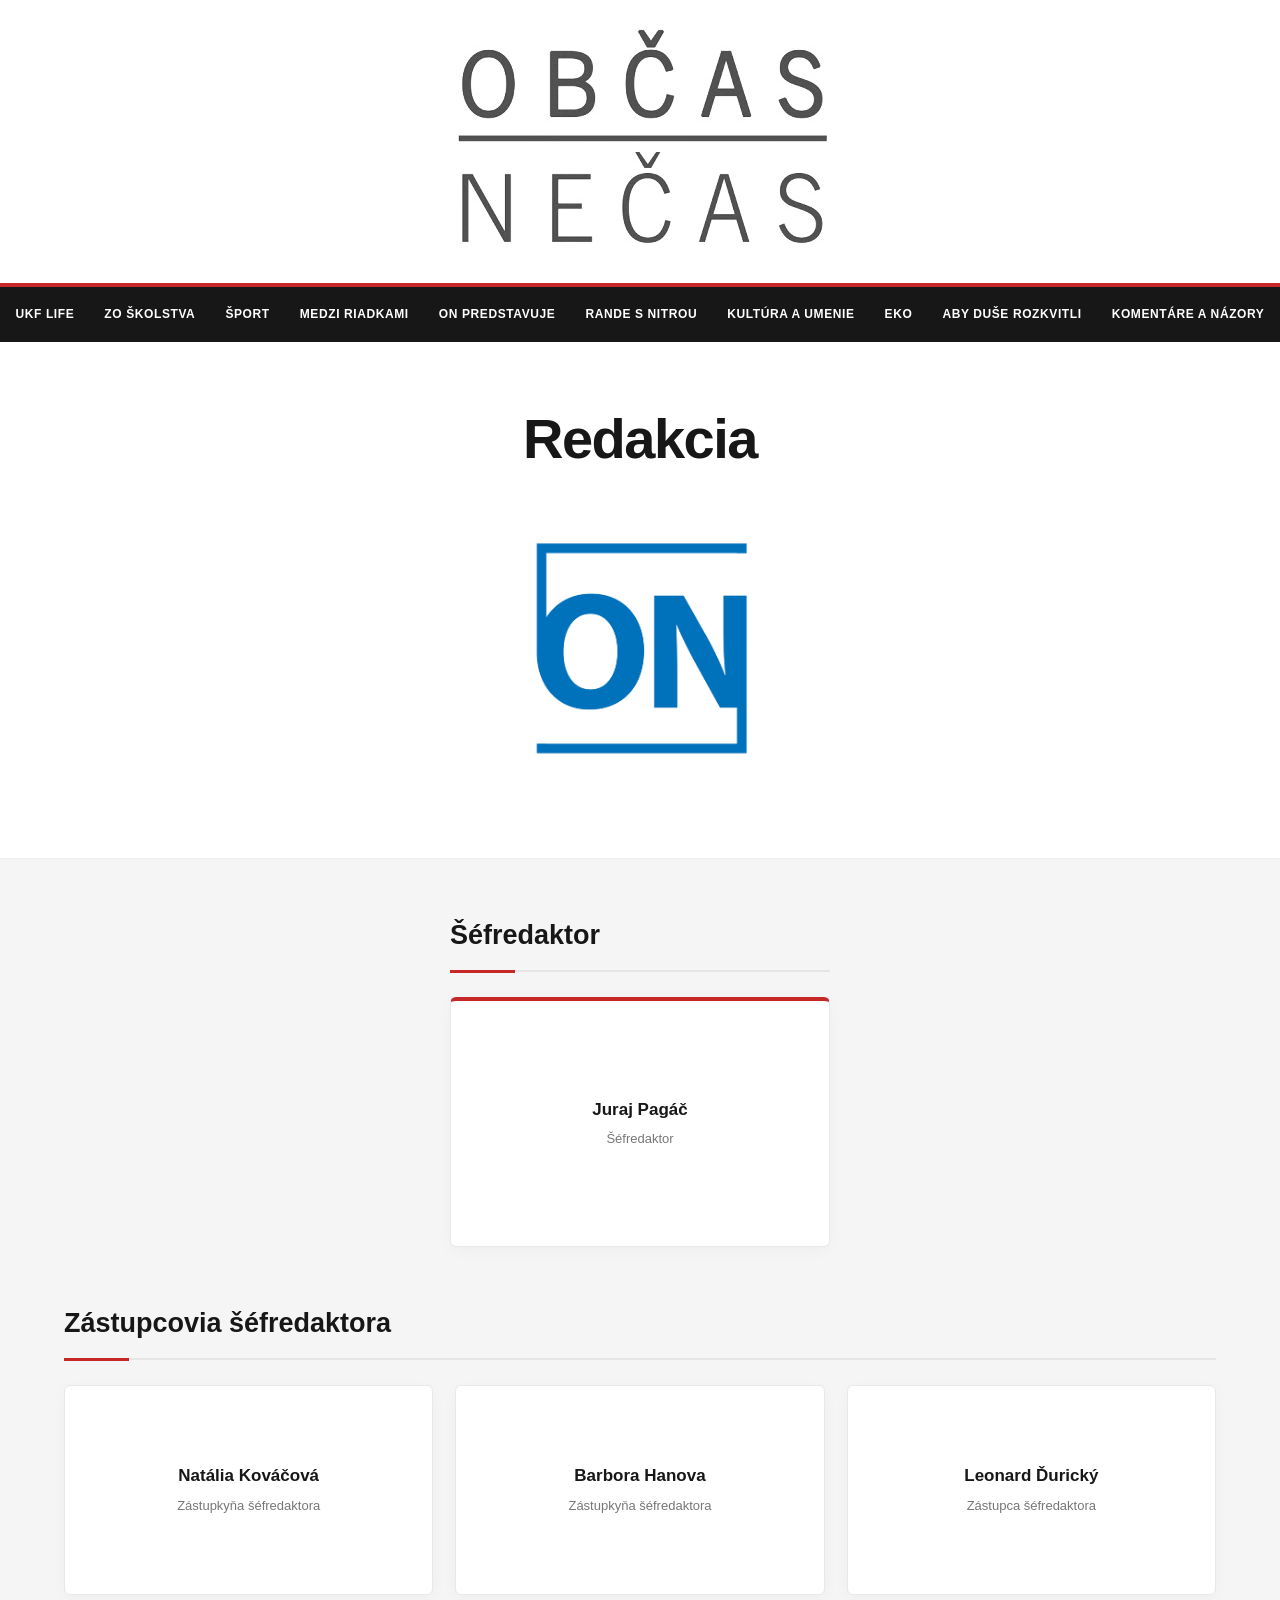
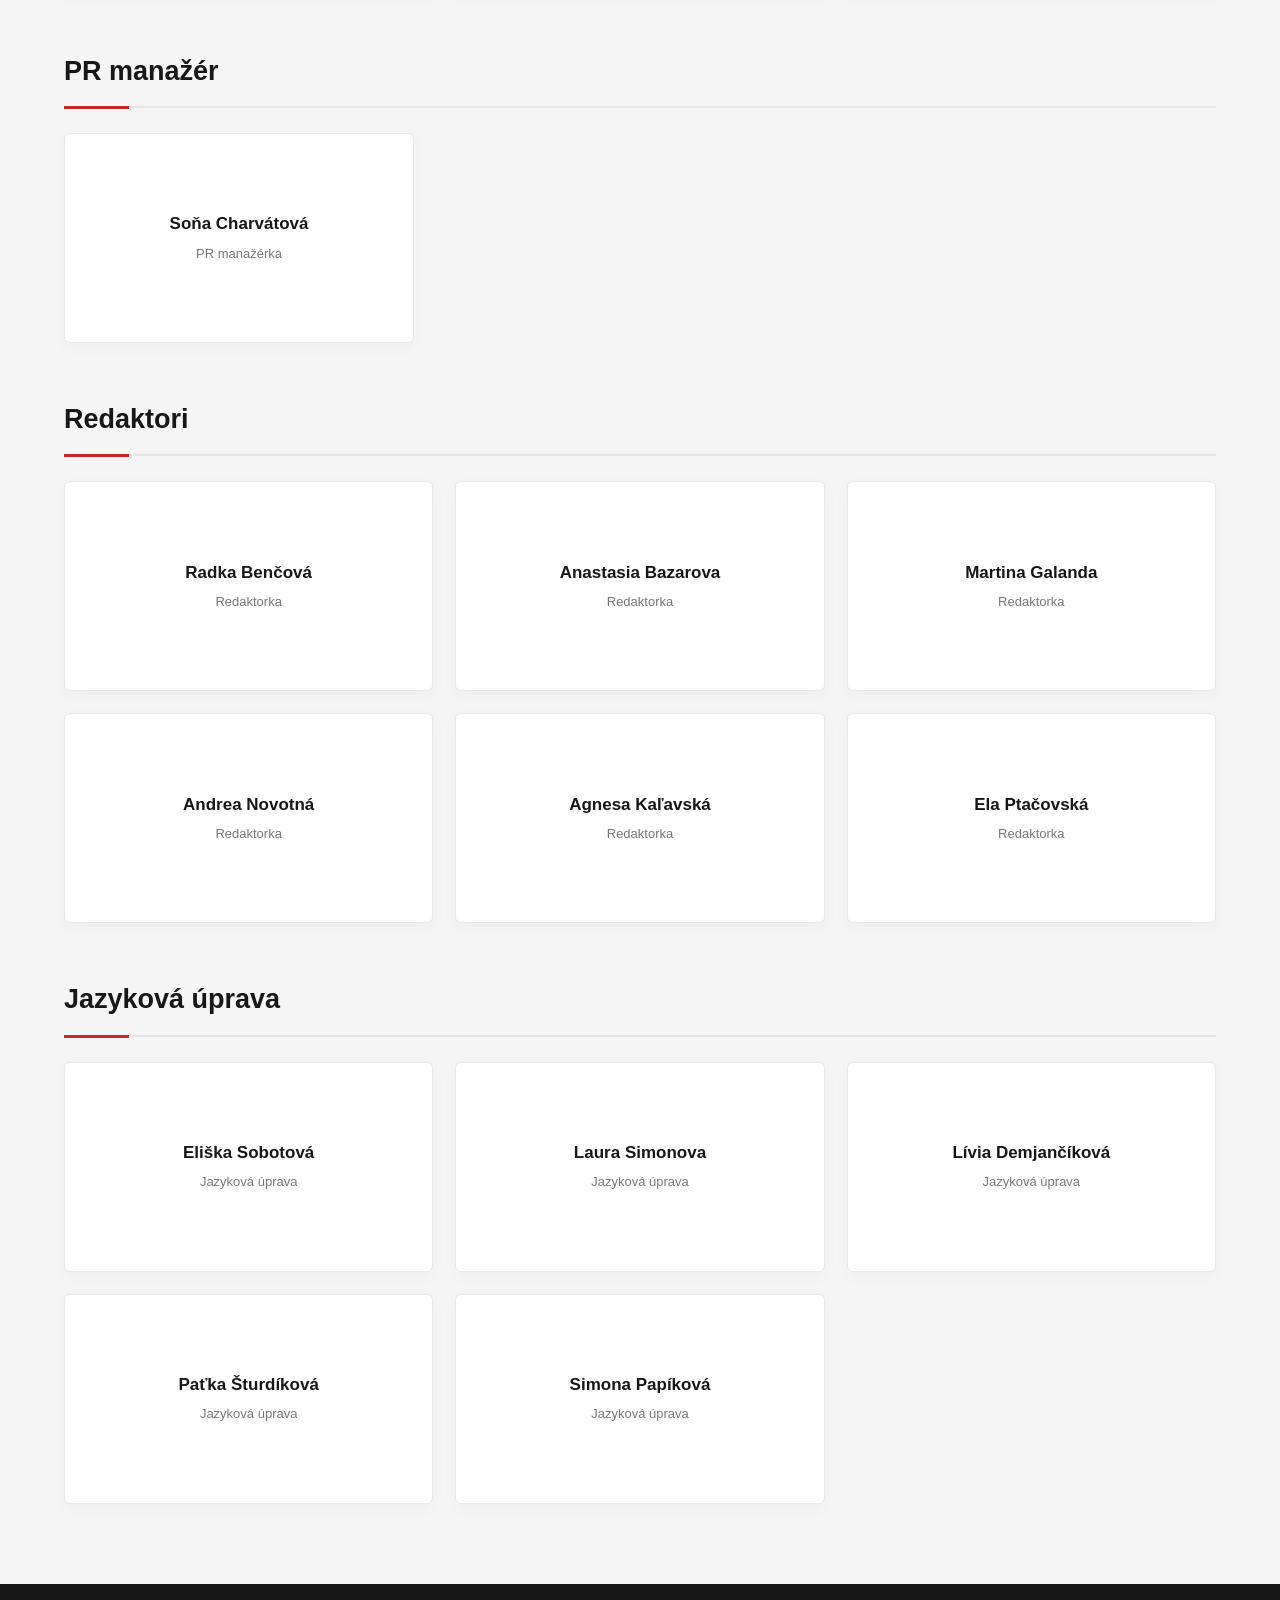
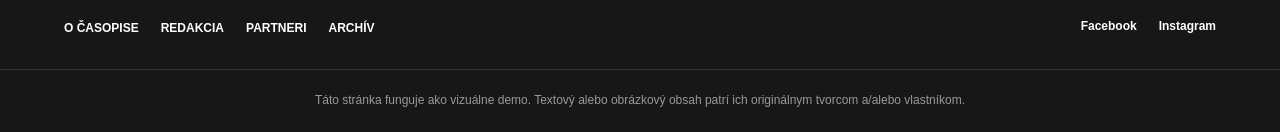
<file: podstranky/redakcia.html>
<!DOCTYPE html>
<html lang="sk">
<head>
    <meta charset="UTF-8">
    <meta name="viewport" content="width=device-width, initial-scale=1.0">
    <title>Redakcia</title>
    <link rel="stylesheet" href="../assets/css/navigation.css">
    <link rel="stylesheet" href="../assets/css/footer.css">
    <link rel="stylesheet" href="../assets/css/redakcia.css">
</head>
<body>
    <header class="site-header">
        <div class="logo-container">
            <a href="../index.html" class="logo" aria-label="Domovská stránka">
                <img  src="../assets/img/logo_link.jpg"/>
            </a>
        </div>

        <nav class="main-navigation" aria-label="Hlavná navigácia">

            <button
                class="menu-toggle"
                type="button"
                aria-label="Otvoriť navigáciu"
                aria-expanded="false"
                aria-controls="navigation-links">
                ☰
            </button>

            <ul class="navigation-links" id="navigation-links">
                <li>
                    <a href="vyber_clankov.html">UKF LIFE</a>
                </li>
                <li>
                    <a href="vyber_clankov.html">ZO ŠKOLSTVA</a>
                </li>
                <li>
                    <a href="vyber_clankov.html">ŠPORT</a>
                </li>
                <li>
                    <a href="vyber_clankov.html">MEDZI RIADKAMI</a>
                </li>
                <li>
                    <a href="vyber_clankov.html">ON PREDSTAVUJE</a>
                </li>
                <li>
                    <a href="vyber_clankov.html">RANDE S NITROU</a>
                </li>
                <li>
                    <a href="vyber_clankov.html">KULTÚRA A UMENIE</a>
                </li>
                <li>
                    <a href="vyber_clankov.html">EKO</a>
                </li>
                <li>
                    <a href="vyber_clankov.html">ABY DUŠE ROZKVITLI</a>
                </li>
                <li>
                    <a href="vyber_clankov.html">KOMENTÁRE A NÁZORY</a>
                </li>
            </ul>
        </nav>
    </header>

    <main class="editorial-page">
    <section class="editorial-hero">
        <h1>Redakcia</h1>

        <img
            class="editorial-logo"
            src="../assets/img/logo_redakcia.png"
            alt="Redakcia Občas Nečas"
        >
    </section>

    <section class="team-section">

        <div class="team-group chief-editor">
            <h2>Šéfredaktor</h2>

            <article class="team-card">
                <h3>Juraj Pagáč</h3>
                <p>Šéfredaktor</p>
            </article>
        </div>

        <div class="team-group">
            <h2>Zástupcovia šéfredaktora</h2>

            <div class="team-grid">
                <article class="team-card">
                    <h3>Natália Kováčová</h3>
                    <p>Zástupkyňa šéfredaktora</p>
                </article>

                <article class="team-card">
                    <h3>Barbora Hanova</h3>
                    <p>Zástupkyňa šéfredaktora</p>
                </article>

                <article class="team-card">
                    <h3>Leonard Ďurický</h3>
                    <p>Zástupca šéfredaktora</p>
                </article>
            </div>
        </div>

        <div class="team-group">
            <h2>PR manažér</h2>

            <div class="team-grid single-member">
                <article class="team-card">
                    <h3>Soňa Charvátová</h3>
                    <p>PR manažérka</p>
                </article>
            </div>
        </div>

        <div class="team-group">
            <h2>Redaktori</h2>

            <div class="team-grid">
                <article class="team-card">
                    <h3>Radka Benčová</h3>
                    <p>Redaktorka</p>
                </article>

                <article class="team-card">
                    <h3>Anastasia Bazarova</h3>
                    <p>Redaktorka</p>
                </article>

                <article class="team-card">
                    <h3>Martina Galanda</h3>
                    <p>Redaktorka</p>
                </article>

                <article class="team-card">
                    <h3>Andrea Novotná</h3>
                    <p>Redaktorka</p>
                </article>

                <article class="team-card">
                    <h3>Agnesa Kaľavská</h3>
                    <p>Redaktorka</p>
                </article>

                <article class="team-card">
                    <h3>Ela Ptačovská</h3>
                    <p>Redaktorka</p>
                </article>
            </div>
        </div>

        <div class="team-group">
            <h2>Jazyková úprava</h2>

            <div class="team-grid">
                <article class="team-card">
                    <h3>Eliška Sobotová</h3>
                    <p>Jazyková úprava</p>
                </article>

                <article class="team-card">
                    <h3>Laura Simonova</h3>
                    <p>Jazyková úprava</p>
                </article>

                <article class="team-card">
                    <h3>Lívia Demjančíková</h3>
                    <p>Jazyková úprava</p>
                </article>

                <article class="team-card">
                    <h3>Paťka Šturdíková</h3>
                    <p>Jazyková úprava</p>
                </article>

                <article class="team-card">
                    <h3>Simona Papíková</h3>
                    <p>Jazyková úprava</p>
                </article>
            </div>
        </div>

    </section>

</main>

<footer class="site-footer">
    <div class="footer-content">

        <nav aria-label="Navigácia v pätičke">
            <ul class="footer-links">
                <li><a href="o_casopise.html">O ČASOPISE</a></li>
                <li><a href="redakcia.html">REDAKCIA</a></li>
                <li><a href="partneri.html">PARTNERI</a></li>
                <li><a href="archiv.html">ARCHÍV</a></li>
            </ul>
        </nav>

        <div class="footer-social">
            <a href="https://www.facebook.com/">Facebook</a>
            <a href="https://www.instagram.com/">Instagram</a>
        </div>

    </div>

    <div class="footer-bottom">
        <p>
            Táto stránka funguje ako vizuálne demo.
            Textový alebo obrázkový obsah patrí ich
            originálnym tvorcom a/alebo vlastníkom.
        </p>
    </div>
</footer>

    <script>
        const menuToggle = document.querySelector(".menu-toggle");
        const navigationLinks = document.querySelector(".navigation-links");

        menuToggle.addEventListener("click", () => {
            const isOpen = navigationLinks.classList.toggle("is-open");

            menuToggle.setAttribute("aria-expanded", isOpen);
            menuToggle.setAttribute(
                "aria-label",
                isOpen ? "Zatvoriť navigáciu" : "Otvoriť navigáciu"
            );

            menuToggle.textContent = isOpen ? "✕" : "☰";
        });
    </script>

</body>
</html>
</file>
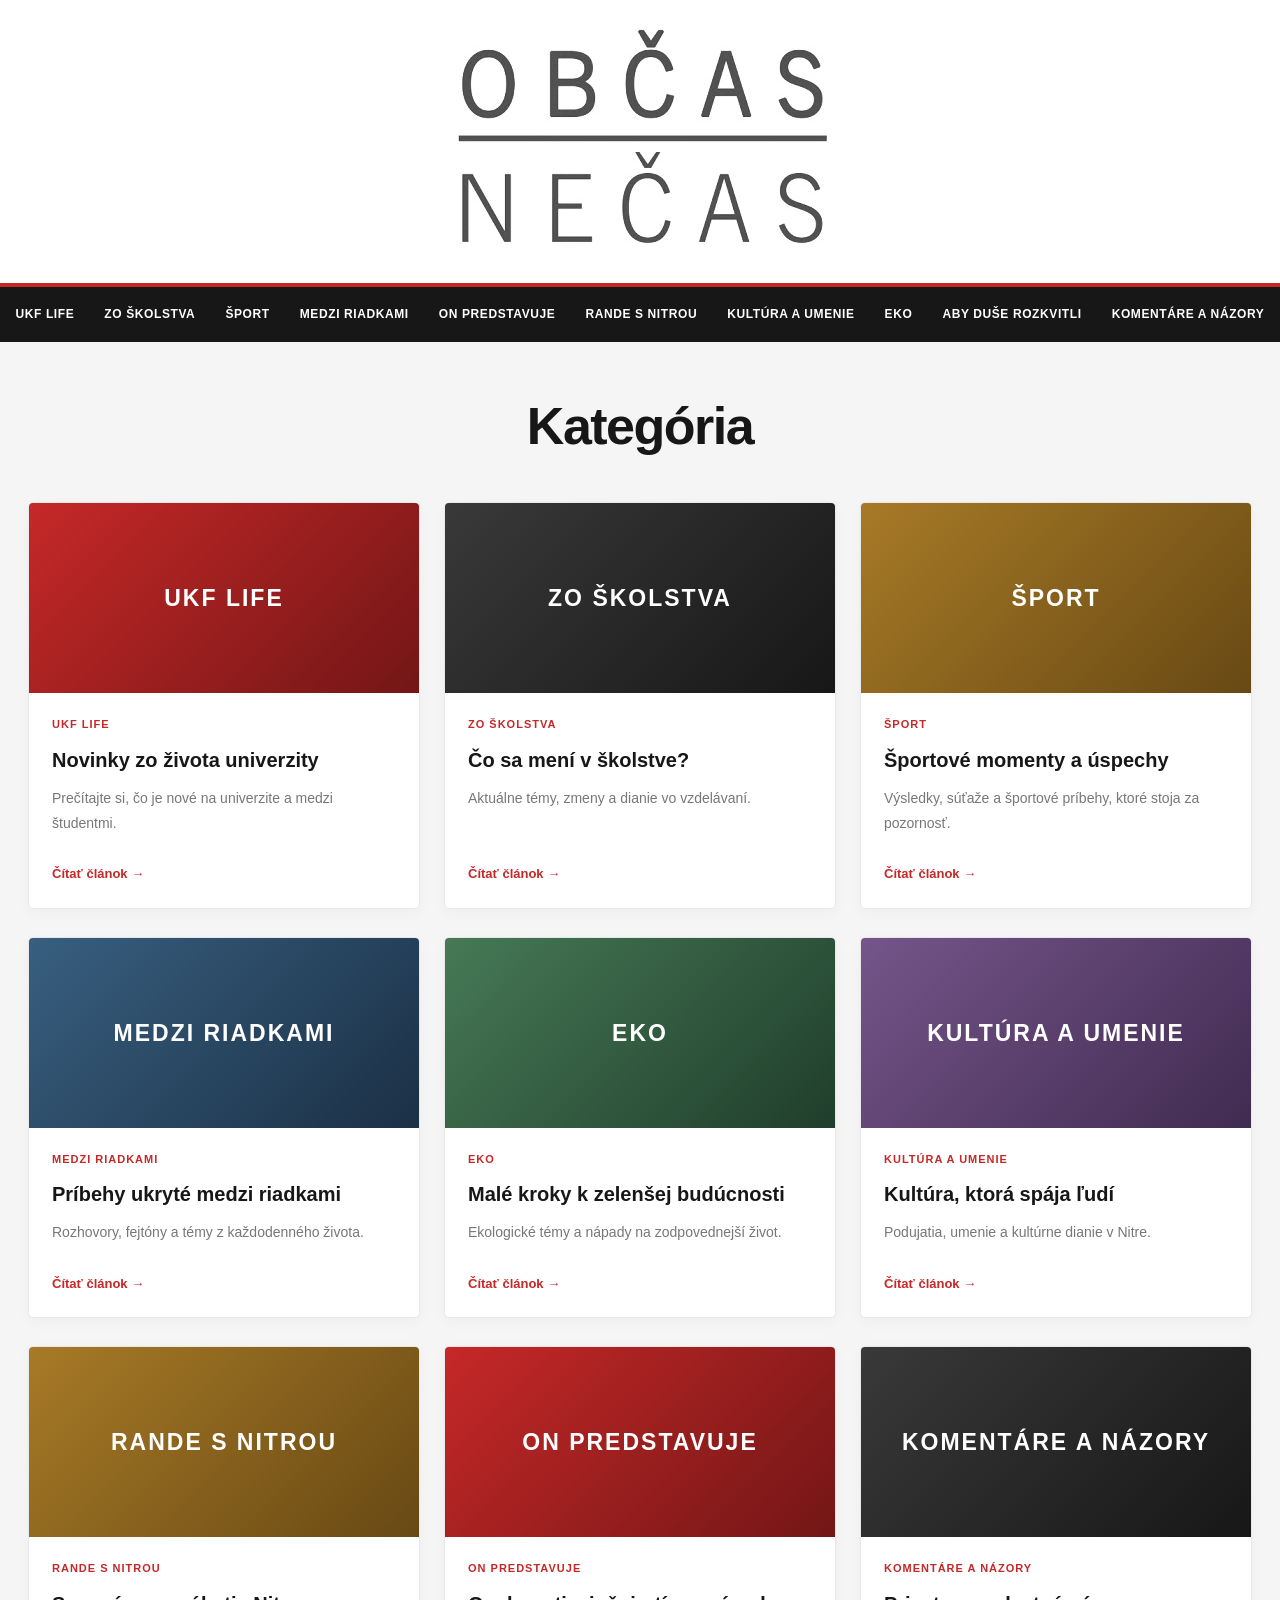
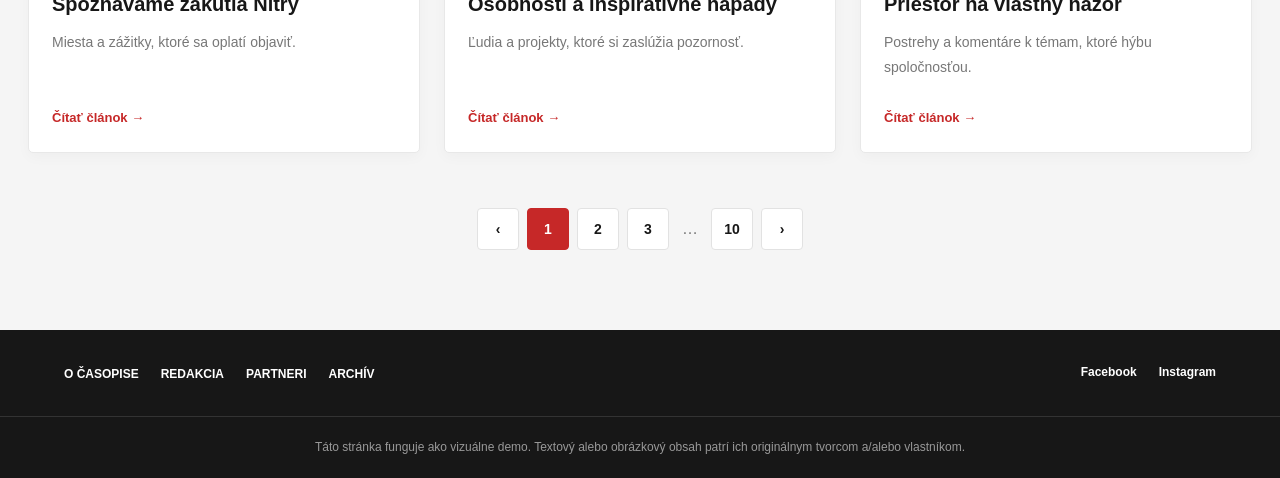
<file: podstranky/vyber_clankov.html>
<!DOCTYPE html>
<html lang="sk">
<head>
    <meta charset="UTF-8">
    <meta name="viewport" content="width=device-width, initial-scale=1.0">
    <title>Články</title>
    <link rel="stylesheet" href="../assets/css/navigation.css">
    <link rel="stylesheet" href="../assets/css/footer.css">
    <link rel="stylesheet" href="../assets/css/pick_articles.css">
</head>
<body>
    <header class="site-header">
        <div class="logo-container">
            <a href="../index.html" class="logo" aria-label="Domovská stránka">
                <img  src="../assets/img/logo_link.jpg"/>
            </a>
        </div>

        <nav class="main-navigation" aria-label="Hlavná navigácia">

            <button
                class="menu-toggle"
                type="button"
                aria-label="Otvoriť navigáciu"
                aria-expanded="false"
                aria-controls="navigation-links">
                ☰
            </button>

            <ul class="navigation-links" id="navigation-links">
                <li>
                    <a href="vyber_clankov.html">UKF LIFE</a>
                </li>
                <li>
                    <a href="vyber_clankov.html">ZO ŠKOLSTVA</a>
                </li>
                <li>
                    <a href="vyber_clankov.html">ŠPORT</a>
                </li>
                <li>
                    <a href="vyber_clankov.html">MEDZI RIADKAMI</a>
                </li>
                <li>
                    <a href="vyber_clankov.html">ON PREDSTAVUJE</a>
                </li>
                <li>
                    <a href="vyber_clankov.html">RANDE S NITROU</a>
                </li>
                <li>
                    <a href="vyber_clankov.html">KULTÚRA A UMENIE</a>
                </li>
                <li>
                    <a href="vyber_clankov.html">EKO</a>
                </li>
                <li>
                    <a href="vyber_clankov.html">ABY DUŠE ROZKVITLI</a>
                </li>
                <li>
                    <a href="vyber_clankov.html">KOMENTÁRE A NÁZORY</a>
                </li>
            </ul>
        </nav>
    </header>

    <main class="articles-page">

        <section class="articles-heading">
            <h1>Kategória</h1>
        </section>

        <section class="articles-grid" aria-label="Zoznam článkov">

            <article class="article-card">
                <a class="article-link" href="vyzor_clanku.html">
                    <div class="article-placeholder placeholder-red">
                        <span>UKF LIFE</span>
                    </div>
                    <div class="article-info">
                        <span class="article-category">UKF LIFE</span>
                        <h2>Novinky zo života univerzity</h2>
                        <p>Prečítajte si, čo je nové na univerzite a medzi študentmi.</p>
                        <span class="read-more">Čítať článok →</span>
                    </div>
                </a>
            </article>

            <article class="article-card">
                <a class="article-link" href="vyzor_clanku.html">
                    <div class="article-placeholder placeholder-dark">
                        <span>ZO ŠKOLSTVA</span>
                    </div>
                    <div class="article-info">
                        <span class="article-category">ZO ŠKOLSTVA</span>
                        <h2>Čo sa mení v školstve?</h2>
                        <p>Aktuálne témy, zmeny a dianie vo vzdelávaní.</p>
                        <span class="read-more">Čítať článok →</span>
                    </div>
                </a>
            </article>

            <article class="article-card">
                <a class="article-link" href="vyzor_clanku.html">
                    <div class="article-placeholder placeholder-gold">
                        <span>ŠPORT</span>
                    </div>
                    <div class="article-info">
                        <span class="article-category">ŠPORT</span>
                        <h2>Športové momenty a úspechy</h2>
                        <p>Výsledky, súťaže a športové príbehy, ktoré stoja za pozornosť.</p>
                        <span class="read-more">Čítať článok →</span>
                    </div>
                </a>
            </article>

            <article class="article-card">
                <a class="article-link" href="vyzor_clanku.html">
                    <div class="article-placeholder placeholder-blue">
                        <span>MEDZI RIADKAMI</span>
                    </div>
                    <div class="article-info">
                        <span class="article-category">MEDZI RIADKAMI</span>
                        <h2>Príbehy ukryté medzi riadkami</h2>
                        <p>Rozhovory, fejtóny a témy z každodenného života.</p>
                        <span class="read-more">Čítať článok →</span>
                    </div>
                </a>
            </article>

            <article class="article-card">
                <a class="article-link" href="vyzor_clanku.html">
                    <div class="article-placeholder placeholder-green">
                        <span>EKO</span>
                    </div>
                    <div class="article-info">
                        <span class="article-category">EKO</span>
                        <h2>Malé kroky k zelenšej budúcnosti</h2>
                        <p>Ekologické témy a nápady na zodpovednejší život.</p>
                        <span class="read-more">Čítať článok →</span>
                    </div>
                </a>
            </article>

            <article class="article-card">
                <a class="article-link" href="vyzor_clanku.html">
                    <div class="article-placeholder placeholder-purple">
                        <span>KULTÚRA A UMENIE</span>
                    </div>
                    <div class="article-info">
                        <span class="article-category">KULTÚRA A UMENIE</span>
                        <h2>Kultúra, ktorá spája ľudí</h2>
                        <p>Podujatia, umenie a kultúrne dianie v Nitre.</p>
                        <span class="read-more">Čítať článok →</span>
                    </div>
                </a>
            </article>

            <article class="article-card">
                <a class="article-link" href="vyzor_clanku.html">
                    <div class="article-placeholder placeholder-gold">
                        <span>RANDE S NITROU</span>
                    </div>
                    <div class="article-info">
                        <span class="article-category">RANDE S NITROU</span>
                        <h2>Spoznávame zákutia Nitry</h2>
                        <p>Miesta a zážitky, ktoré sa oplatí objaviť.</p>
                        <span class="read-more">Čítať článok →</span>
                    </div>
                </a>
            </article>

            <article class="article-card">
                <a class="article-link" href="vyzor_clanku.html">
                    <div class="article-placeholder placeholder-red">
                        <span>ON PREDSTAVUJE</span>
                    </div>
                    <div class="article-info">
                        <span class="article-category">ON PREDSTAVUJE</span>
                        <h2>Osobnosti a inšpiratívne nápady</h2>
                        <p>Ľudia a projekty, ktoré si zaslúžia pozornosť.</p>
                        <span class="read-more">Čítať článok →</span>
                    </div>
                </a>
            </article>

            <article class="article-card">
                <a class="article-link" href="vyzor_clanku.html">
                    <div class="article-placeholder placeholder-dark">
                        <span>KOMENTÁRE A NÁZORY</span>
                    </div>
                    <div class="article-info">
                        <span class="article-category">KOMENTÁRE A NÁZORY</span>
                        <h2>Priestor na vlastný názor</h2>
                        <p>Postrehy a komentáre k témam, ktoré hýbu spoločnosťou.</p>
                        <span class="read-more">Čítať článok →</span>
                    </div>
                </a>
            </article>

        </section>

        <nav class="pagination" aria-label="Stránkovanie článkov">
            <a href="#" class="page-arrow" aria-label="Predchádzajúca stránka">‹</a>
            <a href="#" class="page-number active" aria-current="page">1</a>
            <a href="#" class="page-number">2</a>
            <a href="#" class="page-number">3</a>
            <span class="page-dots">…</span>
            <a href="#" class="page-number">10</a>
            <a href="#" class="page-arrow" aria-label="Nasledujúca stránka">›</a>
        </nav>

    </main>
    
    <footer class="site-footer">
    <div class="footer-content">

        <nav aria-label="Navigácia v pätičke">
            <ul class="footer-links">
                <li><a href="o_casopise.html">O ČASOPISE</a></li>
                <li><a href="redakcia.html">REDAKCIA</a></li>
                <li><a href="partneri.html">PARTNERI</a></li>
                <li><a href="archiv.html">ARCHÍV</a></li>
            </ul>
        </nav>

        <div class="footer-social">
            <a href="https://www.facebook.com/">Facebook</a>
            <a href="https://www.instagram.com/">Instagram</a>
        </div>

    </div>

    <div class="footer-bottom">
        <p>
            Táto stránka funguje ako vizuálne demo.
            Textový alebo obrázkový obsah patrí ich
            originálnym tvorcom a/alebo vlastníkom.
        </p>
    </div>
</footer>

    <script>
        const menuToggle = document.querySelector(".menu-toggle");
        const navigationLinks = document.querySelector(".navigation-links");

        menuToggle.addEventListener("click", () => {
            const isOpen = navigationLinks.classList.toggle("is-open");

            menuToggle.setAttribute("aria-expanded", isOpen);
            menuToggle.setAttribute(
                "aria-label",
                isOpen ? "Zatvoriť navigáciu" : "Otvoriť navigáciu"
            );

            menuToggle.textContent = isOpen ? "✕" : "☰";
        });
    </script>
</body>
</html>
</file>
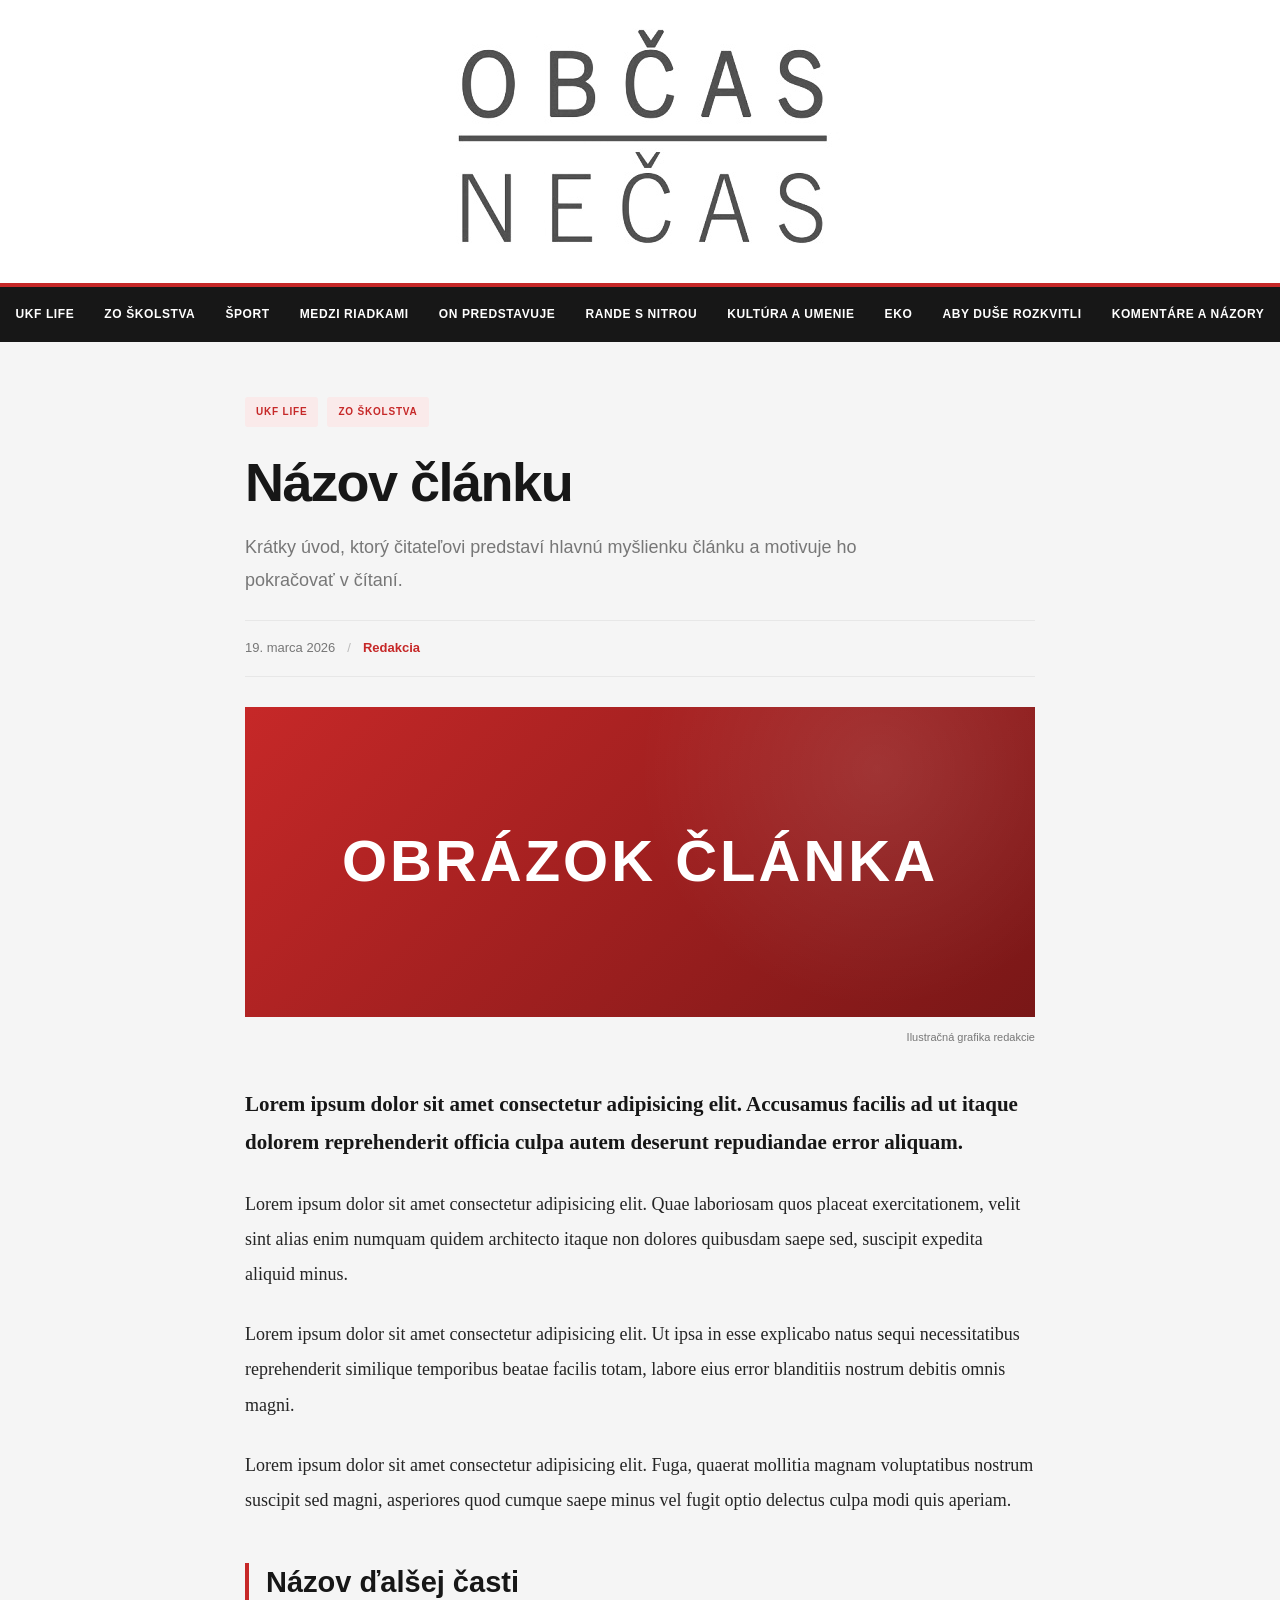
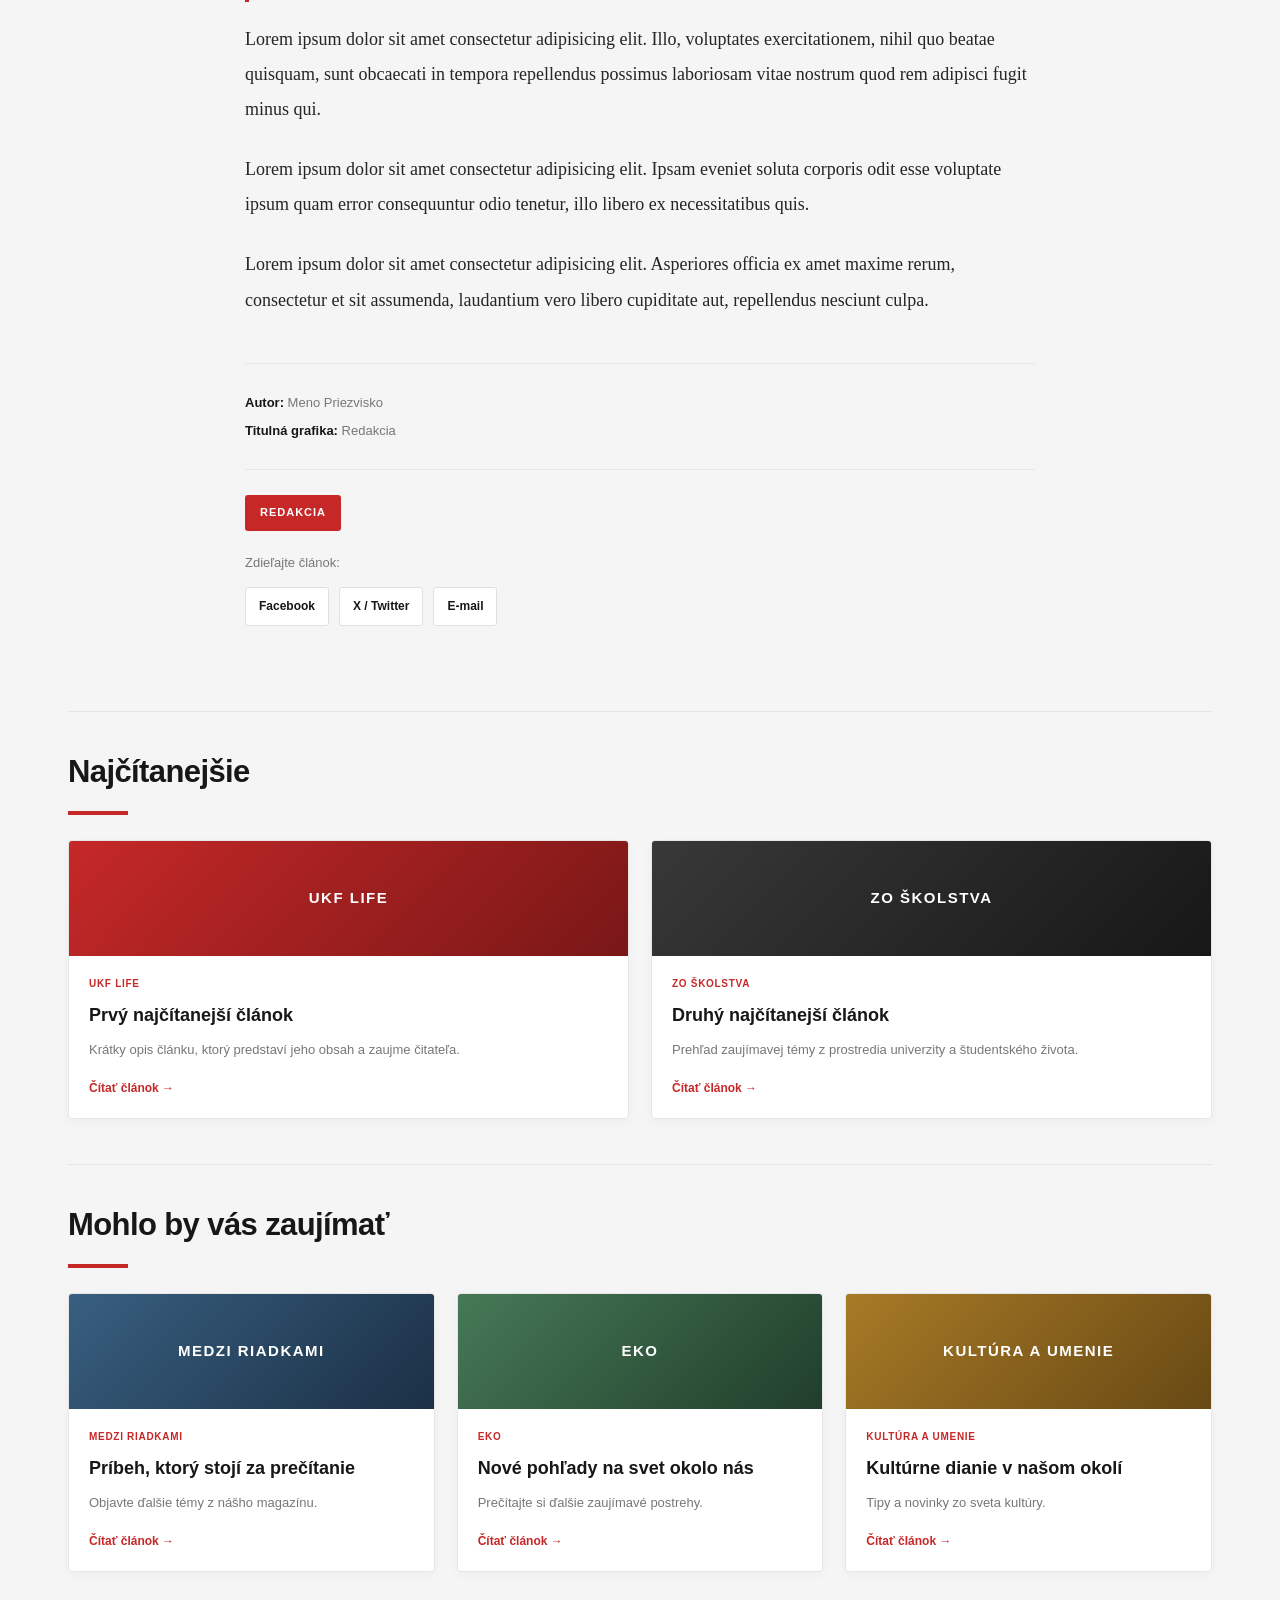
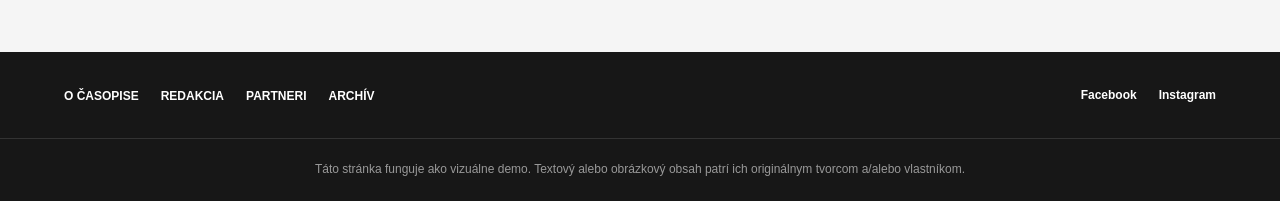
<file: podstranky/vyzor_clanku.html>
<!DOCTYPE html>
<html lang="sk">
<head>
    <meta charset="UTF-8">
    <meta name="viewport" content="width=device-width, initial-scale=1.0">
    <link rel="stylesheet" href="../assets/css/navigation.css">
    <link rel="stylesheet" href="../assets/css/footer.css">
    <link rel="stylesheet" href="../assets/css/article_style.css">
    <title>Článok</title>
</head>
<body>
    <header class="site-header">
        <div class="logo-container">
            <a href="../index.html" class="logo" aria-label="Domovská stránka">
                <img  src="../assets/img/logo_link.jpg"/>
            </a>
        </div>

        <nav class="main-navigation" aria-label="Hlavná navigácia">

            <button
                class="menu-toggle"
                type="button"
                aria-label="Otvoriť navigáciu"
                aria-expanded="false"
                aria-controls="navigation-links">
                ☰
            </button>

            <ul class="navigation-links" id="navigation-links">
                <li>
                    <a href="vyber_clankov.html">UKF LIFE</a>
                </li>
                <li>
                    <a href="vyber_clankov.html">ZO ŠKOLSTVA</a>
                </li>
                <li>
                    <a href="vyber_clankov.html">ŠPORT</a>
                </li>
                <li>
                    <a href="vyber_clankov.html">MEDZI RIADKAMI</a>
                </li>
                <li>
                    <a href="vyber_clankov.html">ON PREDSTAVUJE</a>
                </li>
                <li>
                    <a href="vyber_clankov.html">RANDE S NITROU</a>
                </li>
                <li>
                    <a href="vyber_clankov.html">KULTÚRA A UMENIE</a>
                </li>
                <li>
                    <a href="vyber_clankov.html">EKO</a>
                </li>
                <li>
                    <a href="vyber_clankov.html">ABY DUŠE ROZKVITLI</a>
                </li>
                <li>
                    <a href="vyber_clankov.html">KOMENTÁRE A NÁZORY</a>
                </li>
            </ul>
        </nav>
    </header>
    
    <main class="article-page">
        <article class="article">

            <header class="article-header">
                <div class="article-tags">
                    <a href="vyber_clankov.html" class="article-tag">
                        UKF LIFE
                    </a>
                    <a href="vyber_clankov.html" class="article-tag">
                        ZO ŠKOLSTVA
                    </a>
                </div>

                <h1>Názov článku</h1>

                <p class="article-subtitle">
                    Krátky úvod, ktorý čitateľovi predstaví hlavnú
                    myšlienku článku a motivuje ho pokračovať v čítaní.
                </p>

                <div class="article-meta">
                    <time datetime="2026-03-19">19. marca 2026</time>
                    <span class="meta-separator" aria-hidden="true">/</span>
                    <a href="redakcia.html">Redakcia</a>
                </div>
            </header>

            <div class="article-cover" role="img"
                 aria-label="Grafická titulná plocha článku">
                <span>OBRÁZOK ČLÁNKA</span>
            </div>

            <p class="cover-credit">
                Ilustračná grafika redakcie
            </p>


            <div class="article-body">

                <p class="article-lead">
                    Lorem ipsum dolor sit amet consectetur adipisicing
                    elit. Accusamus facilis ad ut itaque dolorem
                    reprehenderit officia culpa autem deserunt
                    repudiandae error aliquam.
                </p>

                <p>
                    Lorem ipsum dolor sit amet consectetur adipisicing
                    elit. Quae laboriosam quos placeat exercitationem,
                    velit sint alias enim numquam quidem architecto
                    itaque non dolores quibusdam saepe sed, suscipit
                    expedita aliquid minus.
                </p>

                <p>
                    Lorem ipsum dolor sit amet consectetur adipisicing
                    elit. Ut ipsa in esse explicabo natus sequi
                    necessitatibus reprehenderit similique temporibus
                    beatae facilis totam, labore eius error blanditiis
                    nostrum debitis omnis magni.
                </p>

                <p>
                    Lorem ipsum dolor sit amet consectetur adipisicing
                    elit. Fuga, quaerat mollitia magnam voluptatibus
                    nostrum suscipit sed magni, asperiores quod cumque
                    saepe minus vel fugit optio delectus culpa modi
                    quis aperiam.
                </p>

                <h2>Názov ďalšej časti</h2>

                <p>
                    Lorem ipsum dolor sit amet consectetur adipisicing
                    elit. Illo, voluptates exercitationem, nihil quo
                    beatae quisquam, sunt obcaecati in tempora
                    repellendus possimus laboriosam vitae nostrum
                    quod rem adipisci fugit minus qui.
                </p>

                <p>
                    Lorem ipsum dolor sit amet consectetur adipisicing
                    elit. Ipsam eveniet soluta corporis odit esse
                    voluptate ipsum quam error consequuntur odio
                    tenetur, illo libero ex necessitatibus quis.
                </p>

                <p>
                    Lorem ipsum dolor sit amet consectetur adipisicing
                    elit. Asperiores officia ex amet maxime rerum,
                    consectetur et sit assumenda, laudantium vero
                    libero cupiditate aut, repellendus nesciunt culpa.
                </p>

            </div>

            <div class="article-credits">
                <p><strong>Autor:</strong> Meno Priezvisko</p>
                <p><strong>Titulná grafika:</strong> Redakcia</p>
            </div>


            <footer class="article-end">
                <a href="redakcia.html" class="editorial-link">
                    REDAKCIA
                </a>

                <div class="share-section">
                    <span>Zdieľajte článok:</span>

                    <a
                        href="https://www.facebook.com/"
                        target="_blank"
                        rel="noopener noreferrer">
                        Facebook
                    </a>

                    <a
                        href="https://twitter.com/intent/tweet"
                        target="_blank"
                        rel="noopener noreferrer">
                        X / Twitter
                    </a>

                    <a href="mailto:?subject=Názov%20článku">
                        E-mail
                    </a>
                </div>
            </footer>

        </article>

        <!-- Most-read articles -->
        <section class="recommendation-section">
            <div class="section-heading">
                <h2>Najčítanejšie</h2>
                <span></span>
            </div>

            <div class="recommendation-grid">

                <article class="recommendation-card">
                    <a href="vyzor_clanku.html"
                       class="recommendation-link">
                        <div class="recommendation-accent accent-red">
                            <span>UKF LIFE</span>
                        </div>

                        <div class="recommendation-content">
                            <span class="recommendation-category">
                                UKF LIFE
                            </span>
                            <h3>Prvý najčítanejší článok</h3>
                            <p>
                                Krátky opis článku, ktorý predstaví
                                jeho obsah a zaujme čitateľa.
                            </p>
                            <span class="read-more">Čítať článok →</span>
                        </div>
                    </a>
                </article>

                <article class="recommendation-card">
                    <a href="vyzor_clanku.html"
                       class="recommendation-link">
                        <div class="recommendation-accent accent-dark">
                            <span>ZO ŠKOLSTVA</span>
                        </div>

                        <div class="recommendation-content">
                            <span class="recommendation-category">
                                ZO ŠKOLSTVA
                            </span>
                            <h3>Druhý najčítanejší článok</h3>
                            <p>
                                Prehľad zaujímavej témy z prostredia
                                univerzity a študentského života.
                            </p>
                            <span class="read-more">Čítať článok →</span>
                        </div>
                    </a>
                </article>

            </div>
        </section>

        <!-- Related articles -->
        <section class="recommendation-section related-section">
            <div class="section-heading">
                <h2>Mohlo by vás zaujímať</h2>
                <span></span>
            </div>

            <div class="recommendation-grid">

                <article class="recommendation-card">
                    <a href="vyzor_clanku.html"
                       class="recommendation-link">
                        <div class="recommendation-accent accent-blue">
                            <span>MEDZI RIADKAMI</span>
                        </div>
                        <div class="recommendation-content">
                            <span class="recommendation-category">
                                MEDZI RIADKAMI
                            </span>
                            <h3>Príbeh, ktorý stojí za prečítanie</h3>
                            <p>Objavte ďalšie témy z nášho magazínu.</p>
                            <span class="read-more">Čítať článok →</span>
                        </div>
                    </a>
                </article>

                <article class="recommendation-card">
                    <a href="vyzor_clanku.html"
                       class="recommendation-link">
                        <div class="recommendation-accent accent-green">
                            <span>EKO</span>
                        </div>
                        <div class="recommendation-content">
                            <span class="recommendation-category">
                                EKO
                            </span>
                            <h3>Nové pohľady na svet okolo nás</h3>
                            <p>Prečítajte si ďalšie zaujímavé postrehy.</p>
                            <span class="read-more">Čítať článok →</span>
                        </div>
                    </a>
                </article>

                <article class="recommendation-card">
                    <a href="vyzor_clanku.html"
                       class="recommendation-link">
                        <div class="recommendation-accent accent-gold">
                            <span>KULTÚRA A UMENIE</span>
                        </div>
                        <div class="recommendation-content">
                            <span class="recommendation-category">
                                KULTÚRA A UMENIE
                            </span>
                            <h3>Kultúrne dianie v našom okolí</h3>
                            <p>Tipy a novinky zo sveta kultúry.</p>
                            <span class="read-more">Čítať článok →</span>
                        </div>
                    </a>
                </article>

            </div>
        </section>

    </main>

    <footer class="site-footer">
    <div class="footer-content">

        <nav aria-label="Navigácia v pätičke">
            <ul class="footer-links">
                <li><a href="o_casopise.html">O ČASOPISE</a></li>
                <li><a href="redakcia.html">REDAKCIA</a></li>
                <li><a href="partneri.html">PARTNERI</a></li>
                <li><a href="archiv.html">ARCHÍV</a></li>
            </ul>
        </nav>

        <div class="footer-social">
            <a href="https://www.facebook.com/">Facebook</a>
            <a href="https://www.instagram.com/">Instagram</a>
        </div>

    </div>

    <div class="footer-bottom">
        <p>
            Táto stránka funguje ako vizuálne demo.
            Textový alebo obrázkový obsah patrí ich
            originálnym tvorcom a/alebo vlastníkom.
        </p>
    </div>
</footer>

    <script>
        const menuToggle = document.querySelector(".menu-toggle");
        const navigationLinks = document.querySelector(".navigation-links");

        menuToggle.addEventListener("click", () => {
            const isOpen = navigationLinks.classList.toggle("is-open");

            menuToggle.setAttribute("aria-expanded", isOpen);
            menuToggle.setAttribute(
                "aria-label",
                isOpen ? "Zatvoriť navigáciu" : "Otvoriť navigáciu"
            );

            menuToggle.textContent = isOpen ? "✕" : "☰";
        });
    </script>
</body>
</html>
</file>
<file: assets/css/navigation.css>
/* RESET & BASE STYLES */

* {
    margin: 0;
    padding: 0;
    box-sizing: border-box;
}

:root {
    --primary: #c62828;
    --primary-dark: #a61f1f;
    --dark: #171717;
    --white: #ffffff;
    --light: #f5f5f5;
    --text: #252525;
    --muted: #777777;
}

body {
    font-family: Arial, Helvetica, sans-serif;
    color: var(--text);
    background-color: var(--light);
    line-height: 1.6;
}

/* LOGO HEADER */

.site-header {
    width: 100%;
    background-color: var(--white);
}

/* Logo area */

.logo-container {
    display: flex;
    justify-content: center;
    align-items: center;
    min-height: 125px;
    padding: 20px;
}

.logo {
    display: flex;
    align-items: center;
    gap: 10px;
    color: var(--dark);
    text-decoration: none;
}

.logo-main {
    font-size: 48px;
    font-weight: 900;
    letter-spacing: -4px;
    line-height: 1;
    color: var(--primary);
}

.logo-sub {
    max-width: 80px;
    font-size: 13px;
    font-weight: 800;
    letter-spacing: 3px;
    line-height: 1.2;
}

/* NAVIGATION BAR */

.main-navigation {
    position: sticky;
    top: 0;
    z-index: 1000;
    width: 100%;
    background-color: var(--dark);
    border-top: 4px solid var(--primary);
}

.navigation-links {
    display: flex;
    justify-content: center;
    align-items: stretch;
    flex-wrap: wrap;
    list-style: none;
    max-width: 1400px;
    margin: 0 auto;
}

.navigation-links li {
    display: flex;
}

.navigation-links a {
    position: relative;
    display: flex;
    align-items: center;
    padding: 18px 15px;
    color: var(--white);
    text-decoration: none;
    font-size: 12px;
    font-weight: 700;
    letter-spacing: 0.6px;
    white-space: nowrap;
    transition:
        color 0.25s ease,
        background-color 0.25s ease;
}

/* Red underline animation */

.navigation-links a::after {
    content: "";
    position: absolute;
    left: 15px;
    right: 15px;
    bottom: 0;
    height: 3px;
    background-color: var(--primary);
    transform: scaleX(0);
    transform-origin: center;
    transition: transform 0.25s ease;
}

.navigation-links a:hover,
.navigation-links a:focus-visible {
    color: #ff7777;
    background-color: #222222;
}

.navigation-links a:hover::after,
.navigation-links a:focus-visible::after {
    transform: scaleX(1);
}

.navigation-links a:focus-visible,
.menu-toggle:focus-visible {
    outline: 2px solid var(--white);
    outline-offset: -4px;
}

/* MOBILE MENU BUTTON */

.menu-toggle {
    display: none;
    width: 100%;
    padding: 14px 20px;
    border: none;
    background-color: var(--dark);
    color: var(--white);
    font-size: 24px;
    text-align: right;
    cursor: pointer;
}

/* PAGE INTRODUCTION */

.page-intro {
    max-width: 1000px;
    margin: 70px auto;
    padding: 50px 30px;
    text-align: center;
}

.eyebrow {
    display: inline-block;
    margin-bottom: 15px;
    color: var(--primary);
    font-size: 12px;
    font-weight: 800;
    letter-spacing: 3px;
}

.page-intro h1 {
    margin-bottom: 20px;
    font-size: clamp(32px, 5vw, 56px);
    font-weight: 900;
    line-height: 1.15;
    letter-spacing: -1.5px;
}

.page-intro p {
    max-width: 600px;
    margin: 0 auto;
    color: var(--muted);
    font-size: 17px;
}

/* RESPONSIVE DESIGN*/

@media (max-width: 1100px) {
    .navigation-links a {
        padding: 16px 10px;
        font-size: 11px;
    }

    .navigation-links a::after {
        left: 10px;
        right: 10px;
    }
}

@media (max-width: 850px) {
    .menu-toggle {
        display: block;
    }

    .navigation-links {
        display: none;
        flex-direction: column;
        align-items: stretch;
        width: 100%;
    }

    .navigation-links.is-open {
        display: flex;
    }

    .navigation-links li {
        display: block;
        border-top: 1px solid #333333;
    }

    .navigation-links a {
        padding: 15px 22px;
        font-size: 13px;
    }

    .navigation-links a::after {
        display: none;
    }

    .navigation-links a:hover {
        padding-left: 30px;
        background-color: #292929;
    }

    .page-intro {
        margin: 35px auto;
        padding: 30px 22px;
    }
}

@media (max-width: 480px) {
    .logo-container {
        min-height: 100px;
    }

    .logo-main {
        font-size: 40px;
    }

    .logo-sub {
        font-size: 11px;
    }

    .page-intro h1 {
        font-size: 32px;
    }

    .page-intro p {
        font-size: 15px;
    }
}

/* Respect reduced-motion preferences */

@media (prefers-reduced-motion: reduce) {
    *,
    *::before,
    *::after {
        scroll-behavior: auto !important;
        transition-duration: 0.01ms !important;
        animation-duration: 0.01ms !important;
    }
}
</file>
<file: assets/css/footer.css>
.site-footer {
    background-color: var(--dark);
    color: #cccccc;
}

.footer-content {
    display: flex;
    justify-content: space-between;
    align-items: center;
    flex-wrap: wrap;
    gap: 25px;

    max-width: 1200px;
    margin: 0 auto;
    padding: 30px 24px;
}

.footer-links,
.footer-social {
    display: flex;
    align-items: center;
    flex-wrap: wrap;
    gap: 22px;
    list-style: none;
}

.footer-links a,
.footer-social a {
    color: var(--white);
    font-size: 12px;
    font-weight: 700;
    text-decoration: none;
    transition: color 0.2s ease;
}

.footer-links a:hover,
.footer-social a:hover {
    color: #ff7777;
}

.footer-bottom {
    padding: 20px 24px;
    border-top: 1px solid #333333;
    text-align: center;
}

.footer-bottom p {
    max-width: 850px;
    margin: 0 auto;
    color: #999999;
    font-size: 12px;
    line-height: 1.8;
}

@media (max-width: 600px) {
    .footer-content {
        flex-direction: column;
        align-items: flex-start;
        padding: 28px 20px;
    }

    .footer-links,
    .footer-social {
        gap: 16px;
    }
}
</file>
<file: assets/css/index_style.css>
/* =========================
   HOMEPAGE
========================= */

.homepage {
    --homepage-width: 1320px;

    max-width: var(--homepage-width);
    min-height: 60vh;
    margin: 0 auto;
    padding: 55px 28px 80px;
    color: var(--text);
}

/* Section headings */

.homepage > h2,
.section-heading h2 {
    margin-bottom: 25px;
    color: var(--dark);
    font-size: clamp(25px, 3vw, 32px);
    font-weight: 900;
    line-height: 1.25;
    letter-spacing: -0.6px;
}

.homepage > h2:not(:first-child) {
    margin-top: 55px;
}

/* =========================
   LATEST ARTICLE CAROUSEL
========================= */

.latest-carousel {
    display: grid;
    grid-template-columns: 44px minmax(0, 1fr) 44px;
    align-items: center;
    gap: 16px;
}

.carousel-arrow {
    display: flex;
    justify-content: center;
    align-items: center;
    width: 44px;
    height: 44px;
    padding: 0;
    color: var(--dark);
    background: var(--white);
    border: 1px solid #e2e2e2;
    border-radius: 50%;
    font-size: 27px;
    cursor: pointer;
    transition:
        color 0.2s ease,
        background-color 0.2s ease,
        border-color 0.2s ease;
}

.carousel-arrow:hover {
    color: var(--white);
    background: var(--primary);
    border-color: var(--primary);
}

.carousel-arrow:focus-visible,
.homepage a:focus-visible {
    outline: 2px solid var(--primary);
    outline-offset: 3px;
}

.latest-track {
    display: flex;
    gap: 22px;
    min-width: 0;
    overflow-x: auto;
    scroll-snap-type: x mandatory;
    scroll-behavior: smooth;
    scrollbar-width: none;
}

.latest-track::-webkit-scrollbar {
    display: none;
}

.latest-card {
    display: grid;
    grid-template-columns: minmax(0, 1.1fr) minmax(0, 1fr);
    flex: 0 0 100%;
    min-width: 0;
    overflow: hidden;
    background: var(--white);
    border: 1px solid #e6e6e6;
    border-radius: 5px;
    box-shadow: 0 4px 14px rgb(0 0 0 / 3%);
    scroll-snap-align: start;
}

.latest-image {
    display: flex;
    justify-content: center;
    align-items: center;
    min-height: 350px;
    padding: 25px;
    color: var(--white);
    text-align: center;
    background:
        radial-gradient(
            circle at 80% 20%,
            rgb(255 255 255 / 10%),
            transparent 35%
        ),
        linear-gradient(135deg, #c62828, #791717);
}

.latest-image span {
    font-size: clamp(24px, 3vw, 38px);
    font-weight: 900;
    letter-spacing: 2px;
    overflow-wrap: anywhere;
}

.latest-content {
    display: flex;
    flex-direction: column;
    align-items: flex-start;
    justify-content: center;
    padding: clamp(24px, 4vw, 48px);
}

.article-tags {
    display: flex;
    flex-wrap: wrap;
    gap: 8px;
    margin-bottom: 18px;
}

.article-tag {
    padding: 7px 10px;
    color: var(--primary);
    background: #faeaea;
    border-radius: 3px;
    font-size: 10px;
    font-weight: 800;
    letter-spacing: 0.7px;
    text-transform: uppercase;
}

.latest-content h3 {
    margin-bottom: 16px;
    color: var(--dark);
    font-size: clamp(25px, 3.5vw, 39px);
    font-weight: 900;
    line-height: 1.2;
    letter-spacing: -0.8px;
    overflow-wrap: anywhere;
}

.article-meta {
    margin-bottom: 18px;
    color: var(--muted);
    font-size: 12px;
    line-height: 1.8;
}

.latest-content > p {
    margin-bottom: 20px;
    color: var(--muted);
    font-size: 14px;
    line-height: 1.9;
}

.read-more {
    margin-top: auto;
    color: var(--primary);
    font-size: 12px;
    font-weight: 800;
    text-decoration: none;
}

/* =========================
   ARTICLE GRIDS
========================= */

.home-article-grid {
    display: grid;
    grid-template-columns: repeat(2, minmax(0, 1fr));
    gap: 24px;
}

.home-article-grid.three-columns {
    grid-template-columns: repeat(3, minmax(0, 1fr));
}

.home-article-card {
    display: flex;
    flex-direction: column;
    min-width: 0;
    overflow: hidden;
    background: var(--white);
    border: 1px solid #e6e6e6;
    border-radius: 5px;
    box-shadow: 0 4px 14px rgb(0 0 0 / 3%);
    transition:
        transform 0.2s ease,
        box-shadow 0.2s ease;
}

.home-article-card:hover {
    transform: translateY(-4px);
    box-shadow: 0 10px 25px rgb(0 0 0 / 8%);
}

.home-article-link {
    display: flex;
    flex-direction: column;
    flex: 1;
    color: inherit;
    text-decoration: none;
}

.home-article-image {
    display: flex;
    justify-content: center;
    align-items: center;
    min-height: 190px;
    padding: 24px;
    color: var(--white);
    text-align: center;
    background: linear-gradient(135deg, #c62828, #791717);
}

.home-article-image span {
    font-size: 20px;
    font-weight: 900;
    letter-spacing: 1.5px;
    overflow-wrap: anywhere;
}

.image-dark {
    background: linear-gradient(135deg, #393939, #171717);
}

.image-blue {
    background: linear-gradient(135deg, #385f80, #1b3045);
}

.image-green {
    background: linear-gradient(135deg, #467956, #203e2b);
}

.image-gold {
    background: linear-gradient(135deg, #a77a26, #684914);
}

.image-purple {
    background: linear-gradient(135deg, #75558a, #402b50);
}

.home-article-content {
    display: flex;
    flex-direction: column;
    flex: 1;
    align-items: flex-start;
    padding: 23px;
}

.home-article-category {
    margin-bottom: 10px;
    color: var(--primary);
    font-size: 10px;
    font-weight: 800;
    letter-spacing: 0.8px;
    text-transform: uppercase;
}

.home-article-content h3 {
    margin-bottom: 12px;
    color: var(--dark);
    font-size: 20px;
    font-weight: 800;
    line-height: 1.4;
    overflow-wrap: anywhere;
}

.home-article-content p {
    margin-bottom: 18px;
    color: var(--muted);
    font-size: 13px;
    line-height: 1.8;
}

.home-article-content .read-more {
    margin-top: auto;
}

/* =========================
   MOST READ
========================= */

.recommendation-section {
    margin-top: 60px;
    padding-top: 35px;
    border-top: 1px solid #e4e4e4;
}

.section-heading {
    margin-bottom: 25px;
}

.section-heading h2 {
    margin-bottom: 14px;
}

.section-heading > span {
    display: block;
    width: 60px;
    height: 4px;
    background: var(--primary);
}

.recommendation-grid {
    display: grid;
    grid-template-columns: repeat(2, minmax(0, 1fr));
    gap: 24px;
}

.recommendation-card {
    min-width: 0;
    overflow: hidden;
    background: var(--white);
    border: 1px solid #e6e6e6;
    border-radius: 4px;
    box-shadow: 0 3px 12px rgb(0 0 0 / 3%);
    transition:
        transform 0.2s ease,
        box-shadow 0.2s ease;
}

.recommendation-card:hover {
    transform: translateY(-3px);
    box-shadow: 0 8px 20px rgb(0 0 0 / 7%);
}

.recommendation-link {
    display: flex;
    flex-direction: column;
    height: 100%;
    color: inherit;
    text-decoration: none;
}

.recommendation-accent {
    display: flex;
    justify-content: center;
    align-items: center;
    min-height: 115px;
    padding: 20px;
    color: var(--white);
    text-align: center;
}

.recommendation-accent span {
    font-size: 15px;
    font-weight: 900;
    letter-spacing: 1.5px;
}

.accent-red {
    background: linear-gradient(135deg, #c62828, #791717);
}

.accent-dark {
    background: linear-gradient(135deg, #383838, #171717);
}

.recommendation-content {
    display: flex;
    flex-direction: column;
    flex: 1;
    align-items: flex-start;
    padding: 23px;
}

.recommendation-category {
    margin-bottom: 10px;
    color: var(--primary);
    font-size: 10px;
    font-weight: 800;
    letter-spacing: 0.7px;
}

.recommendation-content h3 {
    margin-bottom: 10px;
    color: var(--dark);
    font-size: 19px;
    font-weight: 800;
    line-height: 1.45;
}

.recommendation-content p {
    margin-bottom: 18px;
    color: var(--muted);
    font-size: 13px;
    line-height: 1.8;
}

.recommendation-content .read-more {
    margin-top: auto;
}

/* =========================
   RESPONSIVE
========================= */

@media (max-width: 900px) {
    .homepage {
        padding: 40px 22px 60px;
    }

    .latest-card {
        grid-template-columns: 1fr;
    }

    .latest-image {
        min-height: 250px;
    }

    .home-article-grid.three-columns {
        grid-template-columns: repeat(2, minmax(0, 1fr));
    }

    .home-article-image {
        min-height: 165px;
    }
}

@media (max-width: 600px) {
    .homepage {
        padding: 30px 17px 45px;
    }

    .homepage > h2:not(:first-child) {
        margin-top: 40px;
    }

    .latest-carousel {
        grid-template-columns: 32px minmax(0, 1fr) 32px;
        gap: 7px;
    }

    .carousel-arrow {
        width: 32px;
        height: 38px;
        border-radius: 4px;
        font-size: 23px;
    }

    .latest-track {
        gap: 12px;
    }

    .latest-image {
        min-height: 180px;
    }

    .latest-content {
        padding: 22px 18px;
    }

    .latest-content h3 {
        font-size: 27px;
    }

    .home-article-grid,
    .home-article-grid.three-columns,
    .recommendation-grid {
        grid-template-columns: 1fr;
        gap: 18px;
    }

    .home-article-image {
        min-height: 155px;
    }

    .home-article-content,
    .recommendation-content {
        padding: 20px;
    }

    .recommendation-section {
        margin-top: 45px;
        padding-top: 28px;
    }
}

/* Reduced motion */

@media (prefers-reduced-motion: reduce) {
    .latest-track {
        scroll-behavior: auto;
    }

    .carousel-arrow,
    .home-article-card,
    .recommendation-card {
        transition: none;
    }

    .home-article-card:hover,
    .recommendation-card:hover {
        transform: none;
    }
}
</file>
<file: assets/css/archive_style.css>
.issue-archive {
    max-width: 1200px;
    min-height: 60vh;
    margin: 0 auto;
    padding: 55px 28px 80px;
    color: var(--text);
}

/* Page introduction */

.archive-heading {
    margin-bottom: 60px;
    text-align: center;
}

.archive-eyebrow {
    display: inline-block;
    margin-bottom: 18px;
    color: var(--primary);
    font-size: 10px;
    font-weight: 900;
    letter-spacing: 2px;
}

.archive-heading h1 {
    margin-bottom: 18px;
    color: var(--dark);
    font-size: clamp(36px, 5vw, 54px);
    font-weight: 900;
    line-height: 1.15;
    letter-spacing: -1.5px;
}

.archive-heading > p {
    max-width: 620px;
    margin: 0 auto;
    color: var(--muted);
    font-size: 16px;
    line-height: 1.8;
}

.archive-article-link {
    display: flex;
    justify-content: center;
    align-items: center;
    flex-wrap: wrap;
    gap: 8px;
    margin-top: 24px;
    padding: 17px 20px;
    background: #faeaea;
    border-left: 3px solid var(--primary);
    font-size: 13px;
}

.archive-article-link span {
    color: var(--dark);
}

.archive-article-link a {
    color: var(--primary);
    font-weight: 800;
    text-decoration: none;
}

.archive-article-link a:hover {
    color: var(--primary-dark);
    text-decoration: underline;
}

/* Year sections */

.issue-year {
    margin-top: 55px;
}

.year-heading {
    display: flex;
    justify-content: space-between;
    align-items: center;
    gap: 15px;
    margin-bottom: 25px;
    padding-bottom: 15px;
    border-bottom: 1px solid #e5e5e5;
}

.year-heading h2 {
    position: relative;
    margin: 0;
    padding-bottom: 5px;
    color: var(--dark);
    font-size: 31px;
    font-weight: 900;
    letter-spacing: -0.8px;
}

.year-heading h2::after {
    position: absolute;
    bottom: -16px;
    left: 0;
    width: 48px;
    height: 4px;
    background: var(--primary);
    content: "";
}

.year-heading > span {
    color: var(--muted);
    font-size: 12px;
    font-weight: 700;
}

/* Issue grid */

.issue-grid {
    display: grid;
    grid-template-columns: repeat(3, minmax(0, 1fr));
    gap: 25px;
}

.issue-card {
    min-width: 0;
    overflow: hidden;
    background: var(--white);
    border: 1px solid #e6e6e6;
    border-radius: 4px;
    box-shadow: 0 3px 12px rgb(0 0 0 / 3%);
    transition:
        transform 0.2s ease,
        box-shadow 0.2s ease;
}

.issue-card:hover {
    transform: translateY(-4px);
    box-shadow: 0 10px 25px rgb(0 0 0 / 8%);
}

.issue-link {
    display: flex;
    flex-direction: column;
    height: 100%;
    color: inherit;
    text-decoration: none;
}

/* Magazine cover */

.issue-cover {
    display: flex;
    align-items: center;
    justify-content: center;
    min-height: 280px;
    padding: 22px;
    overflow: hidden;
    background: #f3f3f3;
}

.issue-cover img {
    display: block;
    width: 100%;
    height: 290px;
    object-fit: contain;
    transition: transform 0.3s ease;
}

.issue-card:hover .issue-cover img {
    transform: scale(1.025);
}

/* Issue information */

.issue-info {
    display: flex;
    flex-direction: column;
    flex: 1;
    align-items: flex-start;
    padding: 21px;
    border-top: 1px solid #eeeeee;
}

.issue-label {
    margin-bottom: 10px;
    color: var(--primary);
    font-size: 9px;
    font-weight: 900;
    letter-spacing: 1px;
}

.issue-info h3 {
    margin-bottom: 5px;
    color: var(--dark);
    font-size: 19px;
    font-weight: 900;
}

.issue-info p {
    margin-bottom: 20px;
    color: var(--muted);
    font-size: 13px;
}

.issue-action {
    margin-top: auto;
    color: var(--primary);
    font-size: 12px;
    font-weight: 800;
}

.issue-card:hover .issue-action {
    color: var(--primary-dark);
}

/* Pagination */

.archive-pagination {
    display: flex;
    justify-content: center;
    align-items: center;
    gap: 8px;
    margin-top: 65px;
}

.pagination-number,
.pagination-arrow {
    display: flex;
    justify-content: center;
    align-items: center;
    min-width: 42px;
    height: 42px;
    padding: 0 12px;
    color: var(--dark);
    background: var(--white);
    border: 1px solid #e2e2e2;
    border-radius: 4px;
    font-size: 14px;
    font-weight: 700;
    text-decoration: none;
    transition:
        color 0.2s ease,
        border-color 0.2s ease,
        background-color 0.2s ease;
}

.pagination-number:hover,
.pagination-arrow:hover {
    color: var(--primary);
    border-color: var(--primary);
}

.pagination-number.active {
    color: var(--white);
    background: var(--primary);
    border-color: var(--primary);
}

.pagination-dots {
    padding: 0 5px;
    color: var(--muted);
}

/* Keyboard accessibility */

.issue-archive a:focus-visible {
    outline: 2px solid var(--primary);
    outline-offset: 4px;
}

/* Responsive layout */

@media (max-width: 850px) {
    .issue-archive {
        padding: 40px 22px 60px;
    }

    .issue-grid {
        grid-template-columns: repeat(2, minmax(0, 1fr));
        gap: 20px;
    }

    .issue-cover {
        min-height: 250px;
    }

    .issue-cover img {
        height: 260px;
    }
}

@media (max-width: 550px) {
    .issue-archive {
        padding: 32px 17px 45px;
    }

    .archive-heading {
        margin-bottom: 42px;
    }

    .archive-heading h1 {
        font-size: 36px;
    }

    .archive-heading > p {
        font-size: 14px;
    }

    .archive-article-link {
        align-items: flex-start;
        flex-direction: column;
        padding: 15px;
        line-height: 1.7;
    }

    .issue-year {
        margin-top: 42px;
    }

    .year-heading h2 {
        font-size: 27px;
    }

    .issue-grid {
        grid-template-columns: repeat(2, minmax(0, 1fr));
        gap: 13px;
    }

    .issue-cover {
        min-height: 160px;
        padding: 10px;
    }

    .issue-cover img {
        height: 180px;
    }

    .issue-info {
        padding: 13px;
    }

    .issue-label {
        font-size: 8px;
        letter-spacing: 0.5px;
    }

    .issue-info h3 {
        font-size: 16px;
    }

    .issue-info p {
        font-size: 12px;
    }

    .archive-pagination {
        gap: 6px;
        margin-top: 45px;
    }

    .pagination-number,
    .pagination-arrow {
        min-width: 36px;
        height: 38px;
        padding: 0 9px;
    }
}

/* Reduced motion */

@media (prefers-reduced-motion: reduce) {
    .issue-card,
    .issue-cover img,
    .pagination-number,
    .pagination-arrow {
        transition: none;
    }

    .issue-card:hover,
    .issue-card:hover .issue-cover img {
        transform: none;
    }
}
</file>
<file: assets/css/arch_style__at_time.css>
/* =========================
   ARTICLES PAGE
========================= */

.articles-page {
    max-width: 1320px;
    min-height: 60vh;
    margin: 0 auto;
    padding: 55px 28px 80px;
}

/* Page heading */

.articles-heading {
    margin-bottom: 45px;
    text-align: center;
}

.articles-heading h1 {
    margin-bottom: 14px;
    color: var(--dark);
    font-size: clamp(36px, 5vw, 52px);
    font-weight: 900;
    line-height: 1.15;
    letter-spacing: -1.5px;
}

.articles-heading p {
    max-width: 650px;
    margin: 0 auto;
    color: var(--muted);
    font-size: 16px;
    line-height: 1.8;
}

/* Article grid */

.articles-grid {
    display: grid;
    grid-template-columns: repeat(3, minmax(0, 1fr));
    gap: 28px 24px;
}

.article-card {
    min-width: 0;
    overflow: hidden;
    background: var(--white);
    border: 1px solid #e8e8e8;
    border-radius: 5px;
    box-shadow: 0 4px 14px rgb(0 0 0 / 3%);
    transition:
        transform 0.25s ease,
        box-shadow 0.25s ease;
}

.article-card:hover {
    transform: translateY(-4px);
    box-shadow: 0 10px 25px rgb(0 0 0 / 8%);
}

.article-link {
    display: flex;
    flex-direction: column;
    height: 100%;
    color: inherit;
    text-decoration: none;
}

.article-link:focus-visible {
    outline: 3px solid var(--primary);
    outline-offset: -3px;
}

/* CSS-only article thumbnail placeholders */

.article-placeholder {
    display: flex;
    justify-content: center;
    align-items: center;
    min-height: 190px;
    padding: 24px;
    text-align: center;
    overflow-wrap: anywhere;
}

.article-placeholder span {
    color: var(--white);
    font-size: clamp(16px, 2vw, 23px);
    font-weight: 900;
    letter-spacing: 2px;
    line-height: 1.4;
}

/* Different placeholder colors */

.placeholder-red {
    background: linear-gradient(135deg, #c62828, #731616);
}

.placeholder-dark {
    background: linear-gradient(135deg, #393939, #171717);
}

.placeholder-gold {
    background: linear-gradient(135deg, #a77a26, #684914);
}

.placeholder-blue {
    background: linear-gradient(135deg, #385f80, #1b3045);
}

.placeholder-green {
    background: linear-gradient(135deg, #467956, #203e2b);
}

.placeholder-purple {
    background: linear-gradient(135deg, #75558a, #402b50);
}

/* Article text */

.article-info {
    display: flex;
    flex-direction: column;
    flex: 1;
    align-items: flex-start;
    padding: 23px;
}

.article-category {
    margin-bottom: 12px;
    color: var(--primary);
    font-size: 11px;
    font-weight: 800;
    letter-spacing: 1px;
    text-transform: uppercase;
}

.article-info h2 {
    margin-bottom: 12px;
    color: var(--dark);
    font-size: 20px;
    font-weight: 800;
    line-height: 1.4;
    overflow-wrap: anywhere;
}

.article-info p {
    margin-bottom: 20px;
    color: var(--muted);
    font-size: 14px;
    line-height: 1.8;
}

.read-more {
    margin-top: auto;
    padding-top: 8px;
    color: var(--primary);
    font-size: 13px;
    font-weight: 800;
}

.article-card:hover .read-more {
    color: var(--primary-dark);
}

/* Pagination */

.pagination {
    display: flex;
    justify-content: center;
    align-items: center;
    flex-wrap: wrap;
    gap: 8px;
    margin-top: 55px;
}

.page-number,
.page-arrow {
    display: flex;
    justify-content: center;
    align-items: center;
    min-width: 42px;
    height: 42px;
    padding: 0 12px;
    color: var(--dark);
    background: var(--white);
    border: 1px solid #e2e2e2;
    border-radius: 4px;
    font-size: 14px;
    font-weight: 700;
    text-decoration: none;
    transition:
        color 0.2s ease,
        background-color 0.2s ease,
        border-color 0.2s ease;
}

.page-number:hover,
.page-arrow:hover {
    color: var(--primary);
    border-color: var(--primary);
}

.page-number.active {
    color: var(--white);
    background: var(--primary);
    border-color: var(--primary);
}

.page-dots {
    padding: 0 5px;
    color: var(--muted);
}

/* Responsive layout */

@media (max-width: 1000px) {
    .articles-grid {
        grid-template-columns: repeat(2, minmax(0, 1fr));
        gap: 22px;
    }

    .article-placeholder {
        min-height: 175px;
    }
}

@media (max-width: 600px) {
    .articles-page {
        padding: 38px 18px 55px;
    }

    .articles-heading {
        margin-bottom: 30px;
    }

    .articles-heading p {
        font-size: 14px;
    }

    .articles-grid {
        grid-template-columns: 1fr;
        gap: 20px;
    }

    .article-placeholder {
        min-height: 155px;
    }

    .article-info {
        padding: 20px;
    }

    .article-info h2 {
        font-size: 19px;
    }

    .pagination {
        gap: 6px;
        margin-top: 35px;
    }

    .page-number,
    .page-arrow {
        min-width: 36px;
        height: 38px;
        padding: 0 9px;
    }
}

/* Accessibility */

@media (prefers-reduced-motion: reduce) {
    .article-card,
    .page-number,
    .page-arrow {
        transition: none;
    }

    .article-card:hover {
        transform: none;
    }
}

/* =========================
   CATEGORY FILTERS
========================= */

.article-filters {
    margin-bottom: 38px;
    padding: 25px;
    background: var(--white);
    border: 1px solid #e8e8e8;
    border-radius: 5px;
}

.filter-heading {
    margin-bottom: 18px;
}

.filter-heading h2 {
    margin-bottom: 12px;
    color: var(--dark);
    font-size: 20px;
    font-weight: 900;
}

.filter-heading > span {
    display: block;
    width: 45px;
    height: 3px;
    background: var(--primary);
}

.filter-list {
    display: flex;
    flex-wrap: wrap;
    gap: 9px;
}

.filter-button {
    padding: 10px 13px;
    color: var(--dark);
    background: var(--white);
    border: 1px solid #e2e2e2;
    border-radius: 3px;
    font-family: inherit;
    font-size: 11px;
    font-weight: 800;
    letter-spacing: 0.3px;
    cursor: pointer;
    transition:
        color 0.2s ease,
        background-color 0.2s ease,
        border-color 0.2s ease;
}

.filter-button:hover {
    color: var(--primary);
    border-color: var(--primary);
}

.filter-button.active {
    color: var(--white);
    background: var(--primary);
    border-color: var(--primary);
}

.filter-button:focus-visible {
    outline: 2px solid var(--primary);
    outline-offset: 3px;
}

/* Filtered article cards */

.article-card[hidden] {
    display: none;
}

/* Responsive filters */

@media (max-width: 600px) {
    .article-filters {
        margin-bottom: 28px;
        padding: 19px;
    }

    .filter-list {
        gap: 7px;
    }

    .filter-button {
        padding: 9px 10px;
        font-size: 10px;
    }
}

/* Reduced motion */

@media (prefers-reduced-motion: reduce) {
    .filter-button {
        transition: none;
    }
}
</file>
<file: assets/css/about.css>
.about-page {
    background-color: var(--light);
}


.about-hero {
    padding: 65px 24px 45px;
    text-align: center;
    background-color: var(--white);
    border-bottom: 1px solid #eeeeee;
}

.about-hero h1 {
    margin-bottom: 18px;
    color: var(--dark);
    font-size: clamp(38px, 5vw, 58px);
    font-weight: 900;
    line-height: 1.15;
    letter-spacing: -1.5px;
}

.about-hero > p {
    max-width: 650px;
    margin: 0 auto 35px;
    color: var(--muted);
    font-size: 17px;
    line-height: 1.8;
}

.about-image {
    display: block;
    width: 100%;
    max-width: 1000px;
    max-height: 420px;
    margin: 0 auto;
    object-fit: cover;
    border-radius: 6px;
}


.about-content {
    max-width: 900px;
    margin: 0 auto;
    padding: 65px 24px;
}

.article-text h2 {
    margin-bottom: 25px;
    color: var(--dark);
    font-size: 30px;
    font-weight: 800;
}

.article-text p {
    margin-bottom: 22px;
    color: #444444;
    font-size: 16px;
    line-height: 1.9;
}


.contact-section,
.awards-section {
    max-width: 1200px;
    margin: 0 auto;
    padding: 45px 24px 75px;
}

.section-title {
    margin-bottom: 35px;
    text-align: center;
}

.section-title h2 {
    margin-bottom: 12px;
    color: var(--dark);
    font-size: clamp(30px, 4vw, 42px);
    font-weight: 900;
    letter-spacing: -1px;
}

.section-title > p {
    color: var(--muted);
    font-size: 15px;
    line-height: 1.8;
}

/*Kontakty*/

.contact-grid {
    display: grid;
    grid-template-columns: repeat(3, minmax(0, 1fr));
    gap: 22px;
}

.info-card {
    padding: 28px;
    background-color: var(--white);
    border: 1px solid #e8e8e8;
    border-top: 4px solid var(--primary);
    border-radius: 5px;
    box-shadow: 0 4px 15px rgb(0 0 0 / 3%);
}

.info-card h3 {
    margin-bottom: 17px;
    color: var(--dark);
    font-size: 19px;
}

.info-card p,
.info-card address {
    margin-bottom: 10px;
    color: #555555;
    font-size: 14px;
    line-height: 1.9;
    overflow-wrap: anywhere;
}

.info-card address {
    font-style: normal;
}

.info-card a {
    color: var(--primary);
    text-decoration: none;
    overflow-wrap: anywhere;
}

.info-card a:hover {
    color: var(--primary-dark);
    text-decoration: underline;
}

/* Awards */

.awards-section {
    max-width: 1200px;
    padding-top: 35px;
}

.awards-list {
    display: grid;
    grid-template-columns: repeat(3, minmax(0, 1fr));
    gap: 20px;
}

.award-card {
    padding: 25px;
    background-color: var(--white);
    border: 1px solid #e8e8e8;
    border-radius: 5px;
    box-shadow: 0 4px 15px rgb(0 0 0 / 3%);
    transition:
        transform 0.2s ease,
        box-shadow 0.2s ease;
}

.award-card:hover {
    transform: translateY(-3px);
    box-shadow: 0 8px 22px rgb(0 0 0 / 7%);
}

.award-card h3 {
    margin-bottom: 15px;
    padding-bottom: 12px;
    color: var(--primary);
    font-size: 23px;
    border-bottom: 1px solid #eeeeee;
}

.award-card ul {
    padding-left: 20px;
}

.award-card li {
    margin-bottom: 10px;
    color: #444444;
    font-size: 14px;
    line-height: 1.8;
}

.award-card li::marker {
    color: var(--primary);
}



@media (max-width: 900px) {
    .contact-grid {
        grid-template-columns: repeat(2, minmax(0, 1fr));
    }

    .awards-list {
        grid-template-columns: repeat(2, minmax(0, 1fr));
    }

    .about-content {
        padding-top: 45px;
        padding-bottom: 45px;
    }
}

@media (max-width: 600px) {
    .about-hero {
        padding: 40px 18px 30px;
    }

    .about-hero > p {
        font-size: 15px;
    }

    .about-image {
        max-height: 260px;
    }

    .about-content {
        padding: 40px 20px;
    }

    .article-text h2 {
        font-size: 25px;
    }

    .article-text p {
        font-size: 15px;
        line-height: 1.8;
    }

    .contact-section,
    .awards-section {
        padding: 35px 18px 50px;
    }

    .contact-grid,
    .awards-list {
        grid-template-columns: 1fr;
        gap: 15px;
    }

    .info-card,
    .award-card {
        padding: 22px;
    }
}


@media (prefers-reduced-motion: reduce) {
    .award-card {
        transition: none;
    }

    .award-card:hover {
        transform: none;
    }
}
</file>
<file: assets/css/partners.css>
/* =========================
   PARTNERS PAGE
========================= */

.partners-page {
    min-height: 60vh;
    padding: 60px 24px 90px;
    background-color: var(--light);
}

.partners-section {
    max-width: 1200px;
    margin: 0 auto;
}

/* Heading */

.section-heading {
    max-width: 700px;
    margin: 0 auto 50px;
    text-align: center;
}

.section-heading .eyebrow {
    margin-bottom: 10px;
}

.section-heading h1 {
    margin-bottom: 18px;
    color: var(--dark);
    font-size: clamp(36px, 5vw, 52px);
    font-weight: 900;
    line-height: 1.15;
    letter-spacing: -1.5px;
}

.section-heading p {
    color: var(--muted);
    font-size: 16px;
    line-height: 1.8;
}

/* Partners grid */

.partners-grid {
    display: grid;
    grid-template-columns: repeat(4, minmax(0, 1fr));
    gap: 24px;
}

/* Individual logo card */

.partner-card {
    display: flex;
    justify-content: center;
    align-items: center;
    min-height: 190px;
    padding: 28px;
    overflow: hidden;

    background-color: var(--white);
    border: 1px solid #e8e8e8;
    border-radius: 6px;

    text-decoration: none;
    box-shadow: 0 3px 12px rgb(0 0 0 / 4%);

    transition:
        transform 0.25s ease,
        box-shadow 0.25s ease,
        border-color 0.25s ease;
}

/* Logos */

.partner-card img {
    display: block;
    width: 100%;
    height: 125px;
    object-fit: contain;
}

/* Hover effect */

.partner-card:hover {
    transform: translateY(-5px);
    border-color: #e1b4b4;
    box-shadow: 0 10px 25px rgb(0 0 0 / 9%);
}

.partner-card:focus-visible {
    outline: 3px solid var(--primary);
    outline-offset: 4px;
}

/* =========================
   RESPONSIVE PARTNERS GRID
========================= */

@media (max-width: 900px) {
    .partners-grid {
        grid-template-columns: repeat(3, minmax(0, 1fr));
        gap: 18px;
    }

    .partner-card {
        min-height: 170px;
        padding: 22px;
    }

    .partner-card img {
        height: 110px;
    }
}

@media (max-width: 600px) {
    .partners-page {
        padding: 40px 18px 60px;
    }

    .section-heading {
        margin-bottom: 32px;
    }

    .partners-grid {
        grid-template-columns: repeat(2, minmax(0, 1fr));
        gap: 14px;
    }

    .partner-card {
        min-height: 140px;
        padding: 16px;
    }

    .partner-card img {
        height: 100px;
    }

    .section-heading p {
        font-size: 14px;
    }
}

@media (max-width: 360px) {
    .partners-grid {
        grid-template-columns: 1fr;
    }

    .partner-card {
        min-height: 150px;
    }
}

/* Reduced motion */

@media (prefers-reduced-motion: reduce) {
    .partner-card {
        transition: none;
    }

    .partner-card:hover {
        transform: none;
    }
}
</file>
<file: assets/css/redakcia.css>
.editorial-page {
    background: var(--light);
    min-height: 60vh;
}



.editorial-hero {
    padding: 65px 24px 50px;
    text-align: center;
    background: var(--white);
    border-bottom: 1px solid #eeeeee;
}

.editorial-hero h1 {
    margin-bottom: 16px;
    color: var(--dark);
    font-size: clamp(38px, 5vw, 56px);
    font-weight: 900;
    letter-spacing: -1.5px;
    line-height: 1.15;
}

.editorial-hero > p {
    max-width: 620px;
    margin: 0 auto 30px;
    color: var(--muted);
    font-size: 16px;
    line-height: 1.8;
}

.editorial-logo {
    display: block;
    width: min(100%, 650px);
    max-height: 320px;
    margin: 0 auto;
    object-fit: contain;
}

/* Team sections */

.team-section {
    max-width: 1200px;
    margin: 0 auto;
    padding: 55px 24px 80px;
}

.team-group {
    margin-bottom: 55px;
}

.team-group:last-child {
    margin-bottom: 0;
}

.team-group > h2 {
    margin-bottom: 25px;
    padding-bottom: 13px;
    color: var(--dark);
    font-size: 27px;
    font-weight: 800;
    border-bottom: 2px solid #e5e5e5;
}

.team-group > h2::after {
    display: block;
    width: 65px;
    height: 3px;
    margin-top: 13px;
    margin-bottom: -16px;
    background: var(--primary);
    content: "";
}

/* Member grid */

.team-grid {
    display: grid;
    grid-template-columns: repeat(3, minmax(0, 1fr));
    gap: 22px;
}

/* Team cards */

.team-card {
    display: flex;
    flex-direction: column;
    align-items: center;
    justify-content: center;
    min-height: 210px;
    padding: 28px 20px;
    text-align: center;
    background: var(--white);
    border: 1px solid #e8e8e8;
    border-radius: 6px;
    box-shadow: 0 4px 15px rgb(0 0 0 / 3%);
    transition:
        transform 0.25s ease,
        box-shadow 0.25s ease,
        border-color 0.25s ease;
}

.team-card:hover {
    transform: translateY(-4px);
    border-color: #e2baba;
    box-shadow: 0 10px 25px rgb(0 0 0 / 7%);
}

/* Initials circle */

.member-initials {
    display: flex;
    align-items: center;
    justify-content: center;
    width: 72px;
    height: 72px;
    margin-bottom: 18px;
    color: var(--primary);
    background: #faeaea;
    border: 1px solid #f0d4d4;
    border-radius: 50%;
    font-size: 22px;
    font-weight: 800;
}

/* Member details */

.team-card h3 {
    margin-bottom: 7px;
    color: var(--dark);
    font-size: 17px;
    font-weight: 700;
    line-height: 1.5;
}

.team-card p {
    color: var(--muted);
    font-size: 13px;
    line-height: 1.6;
}

.chief-editor {
    max-width: 380px;
    margin: 0 auto 55px;
}

.chief-editor .team-card {
    min-height: 250px;
    border-top: 4px solid var(--primary);
}

.chief-editor .member-initials {
    width: 88px;
    height: 88px;
    font-size: 27px;
}

.single-member {
    grid-template-columns: minmax(0, 350px);
}

@media (max-width: 850px) {
    .team-grid {
        grid-template-columns: repeat(2, minmax(0, 1fr));
        gap: 16px;
    }

    .single-member {
        grid-template-columns: minmax(0, 1fr);
    }

    .team-card {
        min-height: 190px;
        padding: 24px 16px;
    }

    .editorial-hero {
        padding-top: 45px;
    }
}

@media (max-width: 520px) {
    .editorial-hero {
        padding: 40px 18px 35px;
    }

    .editorial-hero > p {
        font-size: 14px;
    }

    .team-section {
        padding: 40px 16px 55px;
    }

    .team-group {
        margin-bottom: 40px;
    }

    .team-group > h2 {
        font-size: 23px;
    }

    .team-grid {
        grid-template-columns: 1fr;
        gap: 14px;
    }

    .team-card {
        min-height: 170px;
    }

    .chief-editor {
        max-width: none;
    }
}

/* Reduced motion */

@media (prefers-reduced-motion: reduce) {
    .team-card {
        transition: none;
    }

    .team-card:hover {
        transform: none;
    }
}
</file>
<file: assets/css/pick_articles.css>
/* =========================
   ARTICLES PAGE
========================= */

.articles-page {
    max-width: 1320px;
    min-height: 60vh;
    margin: 0 auto;
    padding: 55px 28px 80px;
}

/* Page heading */

.articles-heading {
    margin-bottom: 45px;
    text-align: center;
}

.articles-heading h1 {
    margin-bottom: 14px;
    color: var(--dark);
    font-size: clamp(36px, 5vw, 52px);
    font-weight: 900;
    line-height: 1.15;
    letter-spacing: -1.5px;
}

.articles-heading p {
    max-width: 650px;
    margin: 0 auto;
    color: var(--muted);
    font-size: 16px;
    line-height: 1.8;
}

/* Article grid */

.articles-grid {
    display: grid;
    grid-template-columns: repeat(3, minmax(0, 1fr));
    gap: 28px 24px;
}

.article-card {
    min-width: 0;
    overflow: hidden;
    background: var(--white);
    border: 1px solid #e8e8e8;
    border-radius: 5px;
    box-shadow: 0 4px 14px rgb(0 0 0 / 3%);
    transition:
        transform 0.25s ease,
        box-shadow 0.25s ease;
}

.article-card:hover {
    transform: translateY(-4px);
    box-shadow: 0 10px 25px rgb(0 0 0 / 8%);
}

.article-link {
    display: flex;
    flex-direction: column;
    height: 100%;
    color: inherit;
    text-decoration: none;
}

.article-link:focus-visible {
    outline: 3px solid var(--primary);
    outline-offset: -3px;
}

/* CSS-only article thumbnail placeholders */

.article-placeholder {
    display: flex;
    justify-content: center;
    align-items: center;
    min-height: 190px;
    padding: 24px;
    text-align: center;
    overflow-wrap: anywhere;
}

.article-placeholder span {
    color: var(--white);
    font-size: clamp(16px, 2vw, 23px);
    font-weight: 900;
    letter-spacing: 2px;
    line-height: 1.4;
}

/* Different placeholder colors */

.placeholder-red {
    background: linear-gradient(135deg, #c62828, #731616);
}

.placeholder-dark {
    background: linear-gradient(135deg, #393939, #171717);
}

.placeholder-gold {
    background: linear-gradient(135deg, #a77a26, #684914);
}

.placeholder-blue {
    background: linear-gradient(135deg, #385f80, #1b3045);
}

.placeholder-green {
    background: linear-gradient(135deg, #467956, #203e2b);
}

.placeholder-purple {
    background: linear-gradient(135deg, #75558a, #402b50);
}

/* Article text */

.article-info {
    display: flex;
    flex-direction: column;
    flex: 1;
    align-items: flex-start;
    padding: 23px;
}

.article-category {
    margin-bottom: 12px;
    color: var(--primary);
    font-size: 11px;
    font-weight: 800;
    letter-spacing: 1px;
    text-transform: uppercase;
}

.article-info h2 {
    margin-bottom: 12px;
    color: var(--dark);
    font-size: 20px;
    font-weight: 800;
    line-height: 1.4;
    overflow-wrap: anywhere;
}

.article-info p {
    margin-bottom: 20px;
    color: var(--muted);
    font-size: 14px;
    line-height: 1.8;
}

.read-more {
    margin-top: auto;
    padding-top: 8px;
    color: var(--primary);
    font-size: 13px;
    font-weight: 800;
}

.article-card:hover .read-more {
    color: var(--primary-dark);
}

/* Pagination */

.pagination {
    display: flex;
    justify-content: center;
    align-items: center;
    flex-wrap: wrap;
    gap: 8px;
    margin-top: 55px;
}

.page-number,
.page-arrow {
    display: flex;
    justify-content: center;
    align-items: center;
    min-width: 42px;
    height: 42px;
    padding: 0 12px;
    color: var(--dark);
    background: var(--white);
    border: 1px solid #e2e2e2;
    border-radius: 4px;
    font-size: 14px;
    font-weight: 700;
    text-decoration: none;
    transition:
        color 0.2s ease,
        background-color 0.2s ease,
        border-color 0.2s ease;
}

.page-number:hover,
.page-arrow:hover {
    color: var(--primary);
    border-color: var(--primary);
}

.page-number.active {
    color: var(--white);
    background: var(--primary);
    border-color: var(--primary);
}

.page-dots {
    padding: 0 5px;
    color: var(--muted);
}

/* Responsive layout */

@media (max-width: 1000px) {
    .articles-grid {
        grid-template-columns: repeat(2, minmax(0, 1fr));
        gap: 22px;
    }

    .article-placeholder {
        min-height: 175px;
    }
}

@media (max-width: 600px) {
    .articles-page {
        padding: 38px 18px 55px;
    }

    .articles-heading {
        margin-bottom: 30px;
    }

    .articles-heading p {
        font-size: 14px;
    }

    .articles-grid {
        grid-template-columns: 1fr;
        gap: 20px;
    }

    .article-placeholder {
        min-height: 155px;
    }

    .article-info {
        padding: 20px;
    }

    .article-info h2 {
        font-size: 19px;
    }

    .pagination {
        gap: 6px;
        margin-top: 35px;
    }

    .page-number,
    .page-arrow {
        min-width: 36px;
        height: 38px;
        padding: 0 9px;
    }
}

/* Accessibility */

@media (prefers-reduced-motion: reduce) {
    .article-card,
    .page-number,
    .page-arrow {
        transition: none;
    }

    .article-card:hover {
        transform: none;
    }
}
</file>
<file: assets/css/article_style.css>
.article-page {
    --article-width: 790px;

    max-width: 1200px;
    margin: 0 auto;
    padding: 55px 28px 80px;
    color: var(--text);
}

/* Article header */

.article {
    max-width: var(--article-width);
    margin: 0 auto;
}

.article-header {
    margin-bottom: 30px;
}

.article-tags {
    display: flex;
    flex-wrap: wrap;
    gap: 9px;
    margin-bottom: 24px;
}

.article-tag {
    display: inline-flex;
    align-items: center;
    padding: 7px 11px;
    color: var(--primary);
    background: #faeaea;
    border-radius: 3px;
    font-size: 10px;
    font-weight: 800;
    letter-spacing: 0.8px;
    text-decoration: none;
    transition:
        color 0.2s ease,
        background-color 0.2s ease;
}

.article-tag:hover {
    color: var(--white);
    background: var(--primary);
}

.article-header h1 {
    margin-bottom: 18px;
    color: var(--dark);
    font-size: clamp(36px, 5vw, 54px);
    font-weight: 900;
    line-height: 1.15;
    letter-spacing: -1.5px;
    overflow-wrap: anywhere;
}

.article-subtitle {
    max-width: 700px;
    margin-bottom: 24px;
    color: var(--muted);
    font-size: 18px;
    line-height: 1.8;
}

.article-meta {
    display: flex;
    flex-wrap: wrap;
    align-items: center;
    gap: 12px;
    padding: 17px 0;
    color: var(--muted);
    border-top: 1px solid #e7e7e7;
    border-bottom: 1px solid #e7e7e7;
    font-size: 13px;
}

.article-meta a {
    color: var(--primary);
    font-weight: 700;
    text-decoration: none;
}

.article-meta a:hover {
    text-decoration: underline;
}

.meta-separator {
    color: #bbbbbb;
}

/* CSS-only cover graphic */

.article-cover {
    display: flex;
    flex-direction: column;
    align-items: center;
    justify-content: center;
    gap: 18px;
    min-height: 310px;
    margin-bottom: 12px;
    padding: 30px;
    overflow: hidden;
    color: var(--white);
    text-align: center;
    background:
        radial-gradient(
            circle at 80% 20%,
            rgb(255 255 255 / 10%),
            transparent 35%
        ),
        linear-gradient(135deg, #c62828, #791717);
}

.article-cover > span:first-child {
    font-size: clamp(34px, 6vw, 58px);
    font-weight: 900;
    letter-spacing: 3px;
}

.cover-line {
    width: 75px;
    height: 4px;
    background: var(--white);
}

.cover-caption {
    font-size: 11px;
    font-weight: 700;
    letter-spacing: 2px;
}

.cover-credit {
    margin-bottom: 40px;
    color: var(--muted);
    font-size: 11px;
    text-align: right;
}

/* Article text */

.article-body {
    font-family: Georgia, "Times New Roman", serif;
    font-size: 18px;
    line-height: 1.95;
    overflow-wrap: break-word;
}

.article-body p {
    margin-bottom: 25px;
}

.article-body .article-lead {
    color: var(--dark);
    font-size: 21px;
    font-weight: 600;
    line-height: 1.8;
}

.article-body h2 {
    margin: 45px 0 20px;
    padding-left: 17px;
    color: var(--dark);
    border-left: 4px solid var(--primary);
    font-family: Arial, Helvetica, sans-serif;
    font-size: 29px;
    font-weight: 800;
    line-height: 1.35;
}

.article-body blockquote {
    margin: 38px 0;
    padding: 22px 28px;
    color: var(--primary-dark);
    background: #faeaea;
    border-left: 4px solid var(--primary);
    font-size: 22px;
    font-style: italic;
    line-height: 1.7;
}

/* Credits */

.article-credits {
    margin-top: 45px;
    padding: 22px 0;
    border-top: 1px solid #e6e6e6;
    border-bottom: 1px solid #e6e6e6;
}

.article-credits p {
    margin: 5px 0;
    color: var(--muted);
    font-size: 13px;
    line-height: 1.8;
}

.article-credits strong {
    color: var(--dark);
}

/* Article footer */

.article-end {
    display: flex;
    flex-direction: column;
    gap: 22px;
    padding: 25px 0 40px;
}

.editorial-link {
    align-self: flex-start;
    padding: 9px 15px;
    color: var(--white);
    background: var(--primary);
    border-radius: 3px;
    font-size: 11px;
    font-weight: 800;
    letter-spacing: 1px;
    text-decoration: none;
    transition: background-color 0.2s ease;
}

.editorial-link:hover {
    background: var(--primary-dark);
}

.share-section {
    display: flex;
    align-items: center;
    flex-wrap: wrap;
    gap: 10px;
}

.share-section > span {
    width: 100%;
    margin-bottom: 3px;
    color: var(--muted);
    font-size: 13px;
}

.share-section a {
    padding: 9px 13px;
    color: var(--dark);
    background: var(--white);
    border: 1px solid #e0e0e0;
    border-radius: 3px;
    font-size: 12px;
    font-weight: 700;
    text-decoration: none;
    transition:
        color 0.2s ease,
        border-color 0.2s ease;
}

.share-section a:hover {
    color: var(--primary);
    border-color: var(--primary);
}

/* Recommendation sections */

.recommendation-section {
    margin-top: 45px;
    padding-top: 35px;
    border-top: 1px solid #e4e4e4;
}

.section-heading {
    margin-bottom: 25px;
}

.section-heading h2 {
    margin-bottom: 14px;
    color: var(--dark);
    font-size: clamp(24px, 3vw, 31px);
    font-weight: 900;
    letter-spacing: -0.6px;
}

.section-heading > span {
    display: block;
    width: 60px;
    height: 4px;
    background: var(--primary);
}

/* Recommendation cards */

.recommendation-grid {
    display: grid;
    grid-template-columns: repeat(2, minmax(0, 1fr));
    gap: 22px;
}

.related-section .recommendation-grid {
    grid-template-columns: repeat(3, minmax(0, 1fr));
}

.recommendation-card {
    min-width: 0;
    overflow: hidden;
    background: var(--white);
    border: 1px solid #e6e6e6;
    border-radius: 4px;
    box-shadow: 0 3px 12px rgb(0 0 0 / 3%);
    transition:
        transform 0.2s ease,
        box-shadow 0.2s ease;
}

.recommendation-card:hover {
    transform: translateY(-3px);
    box-shadow: 0 8px 20px rgb(0 0 0 / 7%);
}

.recommendation-link {
    display: flex;
    flex-direction: column;
    height: 100%;
    color: inherit;
    text-decoration: none;
}

.recommendation-accent {
    display: flex;
    align-items: center;
    justify-content: center;
    min-height: 115px;
    padding: 20px;
    color: var(--white);
    text-align: center;
}

.recommendation-accent span {
    font-size: 15px;
    font-weight: 900;
    letter-spacing: 1.5px;
    overflow-wrap: anywhere;
}

.accent-red {
    background: linear-gradient(135deg, #c62828, #791717);
}

.accent-dark {
    background: linear-gradient(135deg, #383838, #171717);
}

.accent-blue {
    background: linear-gradient(135deg, #385f80, #1b3045);
}

.accent-green {
    background: linear-gradient(135deg, #467956, #203e2b);
}

.accent-gold {
    background: linear-gradient(135deg, #a77a26, #684914);
}

.recommendation-content {
    display: flex;
    flex-direction: column;
    flex: 1;
    align-items: flex-start;
    padding: 20px;
}

.recommendation-category {
    margin-bottom: 10px;
    color: var(--primary);
    font-size: 10px;
    font-weight: 800;
    letter-spacing: 0.7px;
}

.recommendation-content h3 {
    margin-bottom: 10px;
    color: var(--dark);
    font-size: 18px;
    font-weight: 800;
    line-height: 1.45;
    overflow-wrap: anywhere;
}

.recommendation-content p {
    margin-bottom: 18px;
    color: var(--muted);
    font-size: 13px;
    line-height: 1.8;
}

.read-more {
    margin-top: auto;
    color: var(--primary);
    font-size: 12px;
    font-weight: 800;
}

/* Keyboard accessibility */

.article-page a:focus-visible {
    outline: 2px solid var(--primary);
    outline-offset: 3px;
}

/* Responsive layout */

@media (max-width: 850px) {
    .article-page {
        padding: 40px 22px 60px;
    }

    .related-section .recommendation-grid {
        grid-template-columns: repeat(2, minmax(0, 1fr));
    }

    .article-cover {
        min-height: 250px;
    }

    .article-body {
        font-size: 17px;
    }
}

@media (max-width: 550px) {
    .article-page {
        padding: 30px 17px 45px;
    }

    .article-header h1 {
        font-size: 35px;
    }

    .article-subtitle {
        font-size: 16px;
    }

    .article-tags {
        gap: 6px;
        margin-bottom: 18px;
    }

    .article-tag {
        padding: 7px 8px;
        font-size: 9px;
    }

    .article-cover {
        min-height: 190px;
        padding: 20px;
    }

    .article-cover > span:first-child {
        letter-spacing: 1px;
    }

    .cover-caption {
        font-size: 9px;
    }

    .article-body {
        font-size: 16px;
        line-height: 1.85;
    }

    .article-body .article-lead {
        font-size: 18px;
    }

    .article-body h2 {
        margin-top: 35px;
        font-size: 25px;
    }

    .article-body blockquote {
        margin: 28px 0;
        padding: 18px;
        font-size: 19px;
    }

    .recommendation-grid,
    .related-section .recommendation-grid {
        grid-template-columns: 1fr;
        gap: 16px;
    }

    .recommendation-accent {
        min-height: 100px;
    }

    .share-section {
        gap: 8px;
    }

    .share-section a {
        padding: 9px 10px;
    }
}

/* Reduced motion */

@media (prefers-reduced-motion: reduce) {
    .article-tag,
    .editorial-link,
    .share-section a,
    .recommendation-card {
        transition: none;
    }

    .recommendation-card:hover {
        transform: none;
    }
}
</file>
